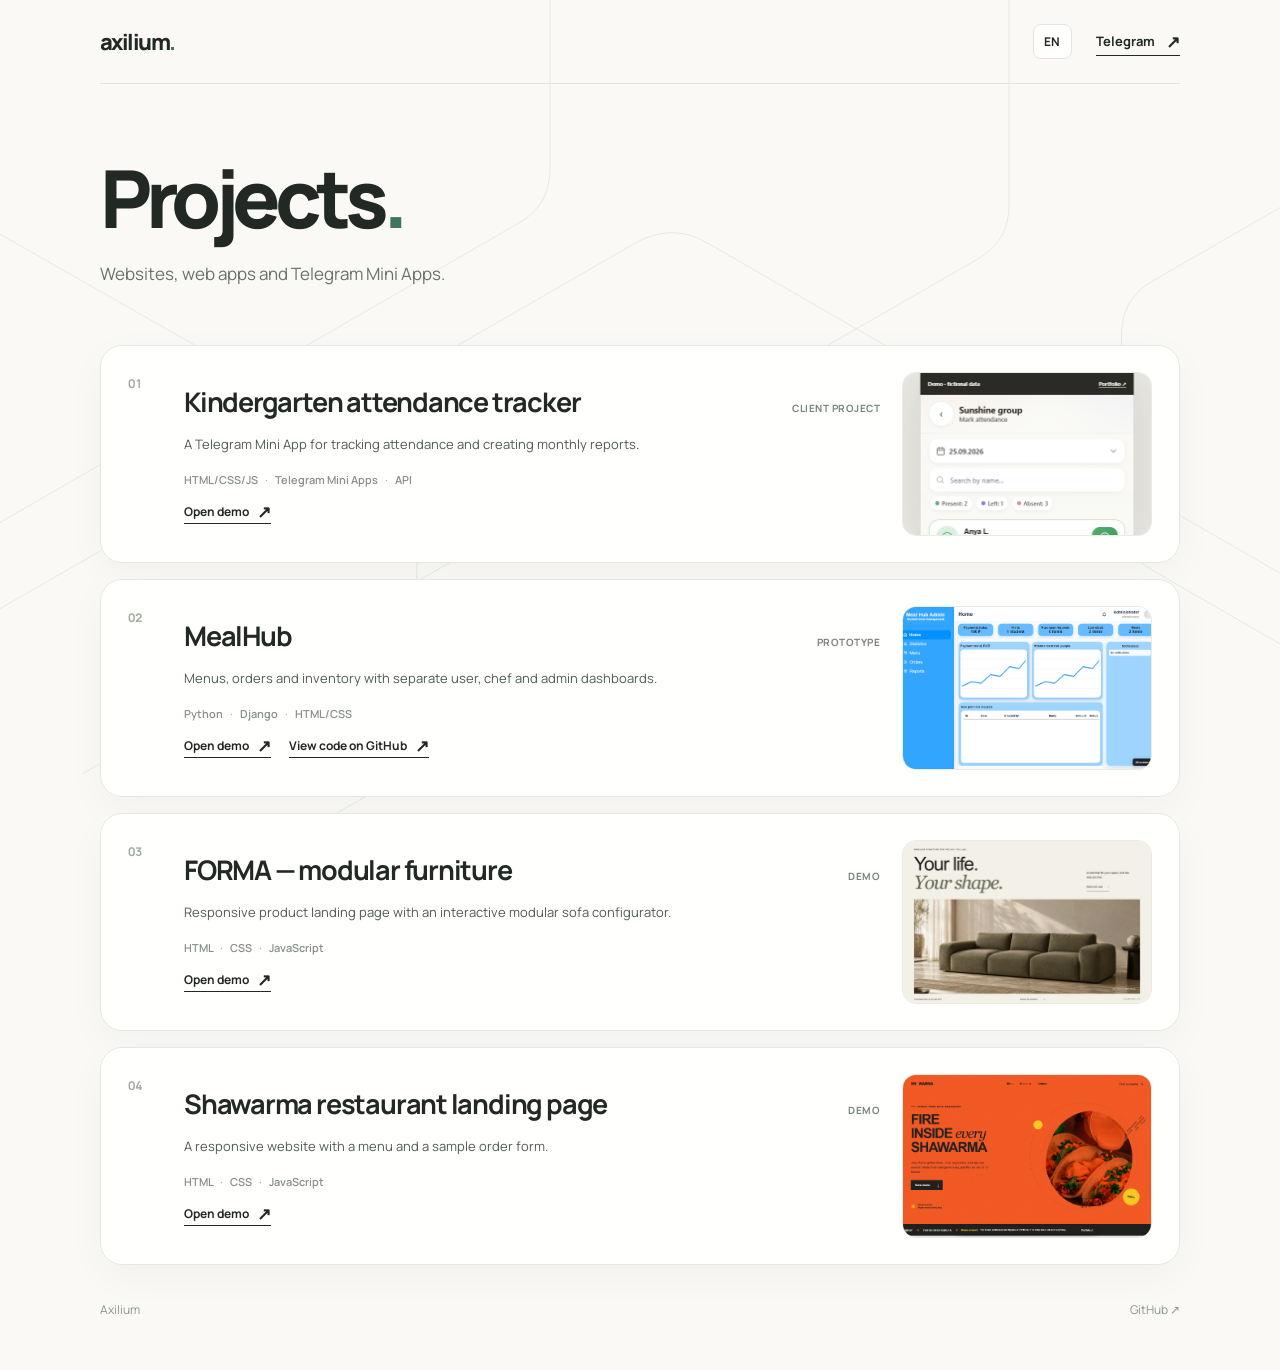
<file: index.html>
<!doctype html>
<html lang="ru">
  <head>
    <meta charset="UTF-8" />
    <meta name="viewport" content="width=device-width, initial-scale=1" />
    <meta name="theme-color" content="#f8f8f5" />
    <meta name="description" content="Axilium — проекты: Telegram Mini App, веб-система на Django и демонстрационный лендинг." />
    <title>Проекты — Axilium</title>
    <link rel="preconnect" href="https://fonts.googleapis.com" />
    <link rel="preconnect" href="https://fonts.gstatic.com" crossorigin />
    <link href="https://fonts.googleapis.com/css2?family=Manrope:wght@400;500;600;700;800&display=swap" rel="stylesheet" />
    <link rel="stylesheet" href="styles.css?v=cards-3" />
    <script src="i18n.js"></script>
  </head>
  <body>
    <div class="page">
      <header class="header">
        <a class="brand" href="/" aria-label="Axilium — главная">axilium<span>.</span></a>
        <div class="header-actions">
          <label class="language-picker" for="language-select">
            <span class="visually-hidden">Язык / Language</span>
            <select id="language-select" aria-label="Язык / Language">
              <option value="ru">RU</option>
              <option value="en">EN</option>
            </select>
          </label>
          <a class="contact-link" href="https://t.me/achomp" target="_blank" rel="noopener noreferrer">Telegram <span aria-hidden="true">↗</span></a>
        </div>
      </header>

      <main>
        <div class="intro">
          <h1>Проекты<span>.</span></h1>
          <p>Сайты, веб-приложения и Telegram Mini Apps.</p>
        </div>

        <section class="projects" aria-label="Примеры проектов">
          <article class="project">
            <span class="project-index" aria-hidden="true">01</span>
            <div class="project-body">
              <div class="project-heading">
                <h2>Учёт посещаемости для детского сада</h2>
                <span class="project-type">Клиентский проект</span>
              </div>
              <p class="description">Telegram Mini App для отметок посещаемости и формирования месячных отчётов.</p>
              <p class="stack">HTML/CSS/JS <span>·</span> Telegram Mini Apps <span>·</span> API</p>
              <a class="project-link" href="demos/attendance/" target="_blank" rel="noopener noreferrer">Открыть демо <span aria-hidden="true">↗</span></a>
            </div>
            <div class="project-media">
              <img src="assets/attendance-preview.png" data-preview-en="assets/attendance-preview-en.png" alt="Скриншот демо учёта посещаемости" loading="lazy" />
            </div>
          </article>

          <article class="project">
            <span class="project-index" aria-hidden="true">02</span>
            <div class="project-body">
              <div class="project-heading">
                <h2>MealHub</h2>
                <span class="project-type">Прототип</span>
              </div>
              <p class="description">Меню, заказы и учёт продуктов с отдельными кабинетами пользователя, повара и администратора.</p>
              <p class="stack">Python <span>·</span> Django <span>·</span> HTML/CSS</p>
              <div class="project-links">
                <a class="project-link" href="demos/mealhub/" target="_blank" rel="noopener noreferrer">Открыть демо <span aria-hidden="true">↗</span></a>
                <a class="project-link" href="https://github.com/Axilium1749/mealhub-demo" target="_blank" rel="noopener noreferrer">Код на GitHub <span aria-hidden="true">↗</span></a>
              </div>
            </div>
            <div class="project-media">
              <img src="assets/mealhub-preview.png" data-preview-en="assets/mealhub-preview-en.png" alt="Скриншот панели администратора MealHub" loading="lazy" />
            </div>
          </article>

          <article class="project">
            <span class="project-index" aria-hidden="true">03</span>
            <div class="project-body">
              <div class="project-heading">
                <h2>FORMA — модульная мебель</h2>
                <span class="project-type">Демо</span>
              </div>
              <p class="description">Адаптивный product landing с интерактивным конфигуратором модульного дивана.</p>
              <p class="stack">HTML <span>·</span> CSS <span>·</span> JavaScript</p>
              <a class="project-link" href="demos/forma/" target="_blank" rel="noopener noreferrer">Открыть демо <span aria-hidden="true">↗</span></a>
            </div>
            <div class="project-media">
              <img src="assets/forma-preview.png" data-preview-en="assets/forma-preview-en.png" alt="Скриншот лендинга модульной мебели FORMA" width="1000" height="656" loading="lazy" />
            </div>
          </article>

          <article class="project">
            <span class="project-index" aria-hidden="true">04</span>
            <div class="project-body">
              <div class="project-heading">
                <h2>Лендинг шаурмичной</h2>
                <span class="project-type">Демо</span>
              </div>
              <p class="description">Адаптивный сайт с меню и демонстрационной формой заказа.</p>
              <p class="stack">HTML <span>·</span> CSS <span>·</span> JavaScript</p>
              <a class="project-link" href="demos/shawarma/" target="_blank" rel="noopener noreferrer">Открыть демо <span aria-hidden="true">↗</span></a>
            </div>
            <div class="project-media">
              <img src="assets/shawarma-preview.png" data-preview-en="assets/shawarma-preview-en.png" alt="Скриншот лендинга шаурмичной" loading="lazy" />
            </div>
          </article>
        </section>
      </main>

      <footer class="footer">
        <span>Axilium</span>
        <a href="https://github.com/Axilium1749" target="_blank" rel="noopener noreferrer">GitHub ↗</a>
      </footer>
    </div>
  </body>
</html>
</file>
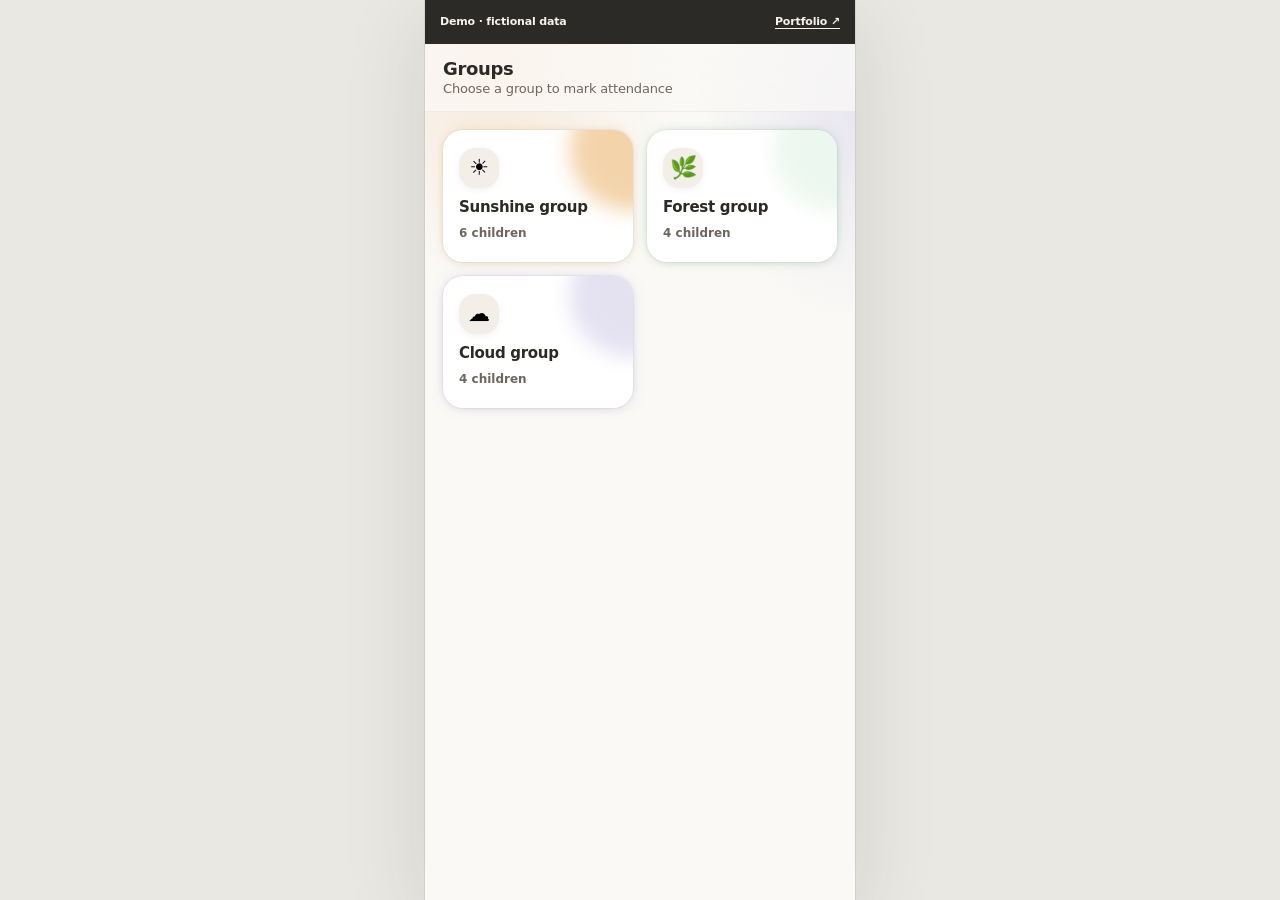
<file: demos/attendance/index.html>
<!doctype html>
<html lang="ru">
  <head>
    <meta charset="utf-8" />
    <meta name="viewport" content="width=device-width, initial-scale=1, viewport-fit=cover" />
    <meta name="theme-color" content="#FAF9F6" />
    <meta name="description" content="Демонстрация мобильного интерфейса учёта посещаемости на вымышленных данных." />
    <title>Посещаемость — демо Axilium</title>
    <link rel="stylesheet" href="styles.css" />
    <link rel="stylesheet" href="demo.css" />
    <script src="../../i18n.js"></script>
    <script src="script.js" defer></script>
  </head>
  <body>
    <div class="demo-shell">
      <div class="demo-bar">
        <span>Демо · вымышленные данные</span>
        <a href="../../">Портфолио ↗</a>
      </div>

      <div id="app">
        <section id="group-screen" class="screen is-active" aria-label="Выбор группы">
          <header class="header">
            <div class="header__greeting">
              <span class="header__title">Группы</span>
              <span class="header__sub">Выберите группу для отметки</span>
            </div>
          </header>
          <div class="scroll"><div class="group-grid"></div></div>
        </section>

        <section id="attendance-screen" class="screen" aria-label="Посещаемость">
          <header class="header">
            <button class="header__back" id="back-to-groups" type="button" aria-label="Назад к группам">‹</button>
            <div class="header__greeting">
              <span class="header__title" id="group-title">Группа</span>
              <span class="header__sub">Отметьте посещаемость</span>
            </div>
          </header>

          <div class="scroll">
            <div class="att-controls">
              <div class="att-controls__row">
                <div class="date-field">
                  <button class="date-pill" type="button" id="att-date-trigger" aria-haspopup="dialog" aria-label="Выбрать дату">
                    <span class="date-pill__icon" aria-hidden="true"><svg xmlns="http://www.w3.org/2000/svg" viewBox="0 0 24 24" fill="none" stroke="currentColor" stroke-width="2" stroke-linecap="round" stroke-linejoin="round"><rect x="3" y="4" width="18" height="18" rx="2"/><path d="M16 2v4M8 2v4M3 10h18"/></svg></span>
                    <span class="date-pill__value" id="att-date-label">—</span>
                    <span class="date-pill__chevron" aria-hidden="true"><svg xmlns="http://www.w3.org/2000/svg" viewBox="0 0 24 24" fill="none" stroke="currentColor" stroke-width="2.4" stroke-linecap="round" stroke-linejoin="round"><path d="M6 9l6 6 6-6"/></svg></span>
                  </button>
                </div>
              </div>
              <div class="att-controls__row">
                <div class="search">
                  <span class="search__icon" aria-hidden="true"><svg xmlns="http://www.w3.org/2000/svg" viewBox="0 0 24 24" fill="none" stroke="currentColor" stroke-width="2" stroke-linecap="round" stroke-linejoin="round"><circle cx="11" cy="11" r="8"/><path d="m21 21-4.3-4.3"/></svg></span>
                  <input class="search__input" id="child-search" type="search" placeholder="Поиск по имени…" aria-label="Поиск ребёнка" />
                </div>
              </div>
              <div class="att-summary" aria-live="polite"></div>
            </div>
            <div class="children"></div>
          </div>
        </section>

        <div class="overlay" id="child-overlay" aria-hidden="true">
          <div class="overlay__backdrop" data-child-close></div>
          <div class="overlay__card" role="dialog" aria-modal="true" aria-labelledby="overlay-name">
            <button class="overlay__close" type="button" data-child-close aria-label="Закрыть">✕</button>
            <h2 class="overlay__name" id="overlay-name">—</h2>
            <dl class="overlay__list">
              <div class="overlay__row"><dt>Дата рождения</dt><dd id="overlay-dob">—</dd></div>
              <div class="overlay__row"><dt>Контакты</dt><dd>Тестовые данные не показаны</dd></div>
            </dl>
            <button class="btn btn--danger btn--block" id="overlay-cancel" type="button">Отменить пометку</button>
          </div>
        </div>

        <div class="overlay" id="time-overlay" aria-hidden="true">
          <div class="overlay__backdrop" data-time-close></div>
          <div class="overlay__card" role="dialog" aria-modal="true" aria-labelledby="time-title">
            <button class="overlay__close" type="button" data-time-close aria-label="Закрыть">✕</button>
            <h2 class="overlay__title" id="time-title">Время ухода</h2>
            <p class="overlay__sub">Во сколько ребёнок ушёл домой</p>
            <div class="time-editor">
              <input class="time-editor__field" id="time-hh" type="text" inputmode="numeric" maxlength="2" placeholder="ЧЧ" aria-label="Часы" autocomplete="off" />
              <span class="time-editor__sep">:</span>
              <input class="time-editor__field" id="time-mm" type="text" inputmode="numeric" maxlength="2" placeholder="ММ" aria-label="Минуты" autocomplete="off" />
            </div>
            <p class="time-editor__error" id="time-error" role="alert">Введите корректное время</p>
            <button class="btn btn--primary btn--block" id="time-done" type="button">Готово</button>
          </div>
        </div>

        <div class="cal-backdrop" id="cal-backdrop" aria-hidden="true"></div>
        <div class="cal-dropdown" id="cal-dropdown" role="dialog" aria-modal="false" aria-hidden="true" aria-label="Выбор даты">
          <div class="cal__head">
            <button class="cal__nav" type="button" id="cal-prev" aria-label="Предыдущий месяц"><svg xmlns="http://www.w3.org/2000/svg" viewBox="0 0 24 24" fill="none" stroke="currentColor" stroke-width="2.4" stroke-linecap="round" stroke-linejoin="round"><path d="M15 18l-6-6 6-6"/></svg></button>
            <span class="cal__month" id="cal-month">—</span>
            <button class="cal__nav" type="button" id="cal-next" aria-label="Следующий месяц"><svg xmlns="http://www.w3.org/2000/svg" viewBox="0 0 24 24" fill="none" stroke="currentColor" stroke-width="2.4" stroke-linecap="round" stroke-linejoin="round"><path d="M9 18l6-6-6-6"/></svg></button>
          </div>
          <div class="cal__weekdays" aria-hidden="true"><span>Пн</span><span>Вт</span><span>Ср</span><span>Чт</span><span>Пт</span><span>Сб</span><span>Вс</span></div>
          <div class="cal__grid" id="cal-grid"></div>
        </div>
      </div>
    </div>
  </body>
</html>
</file>
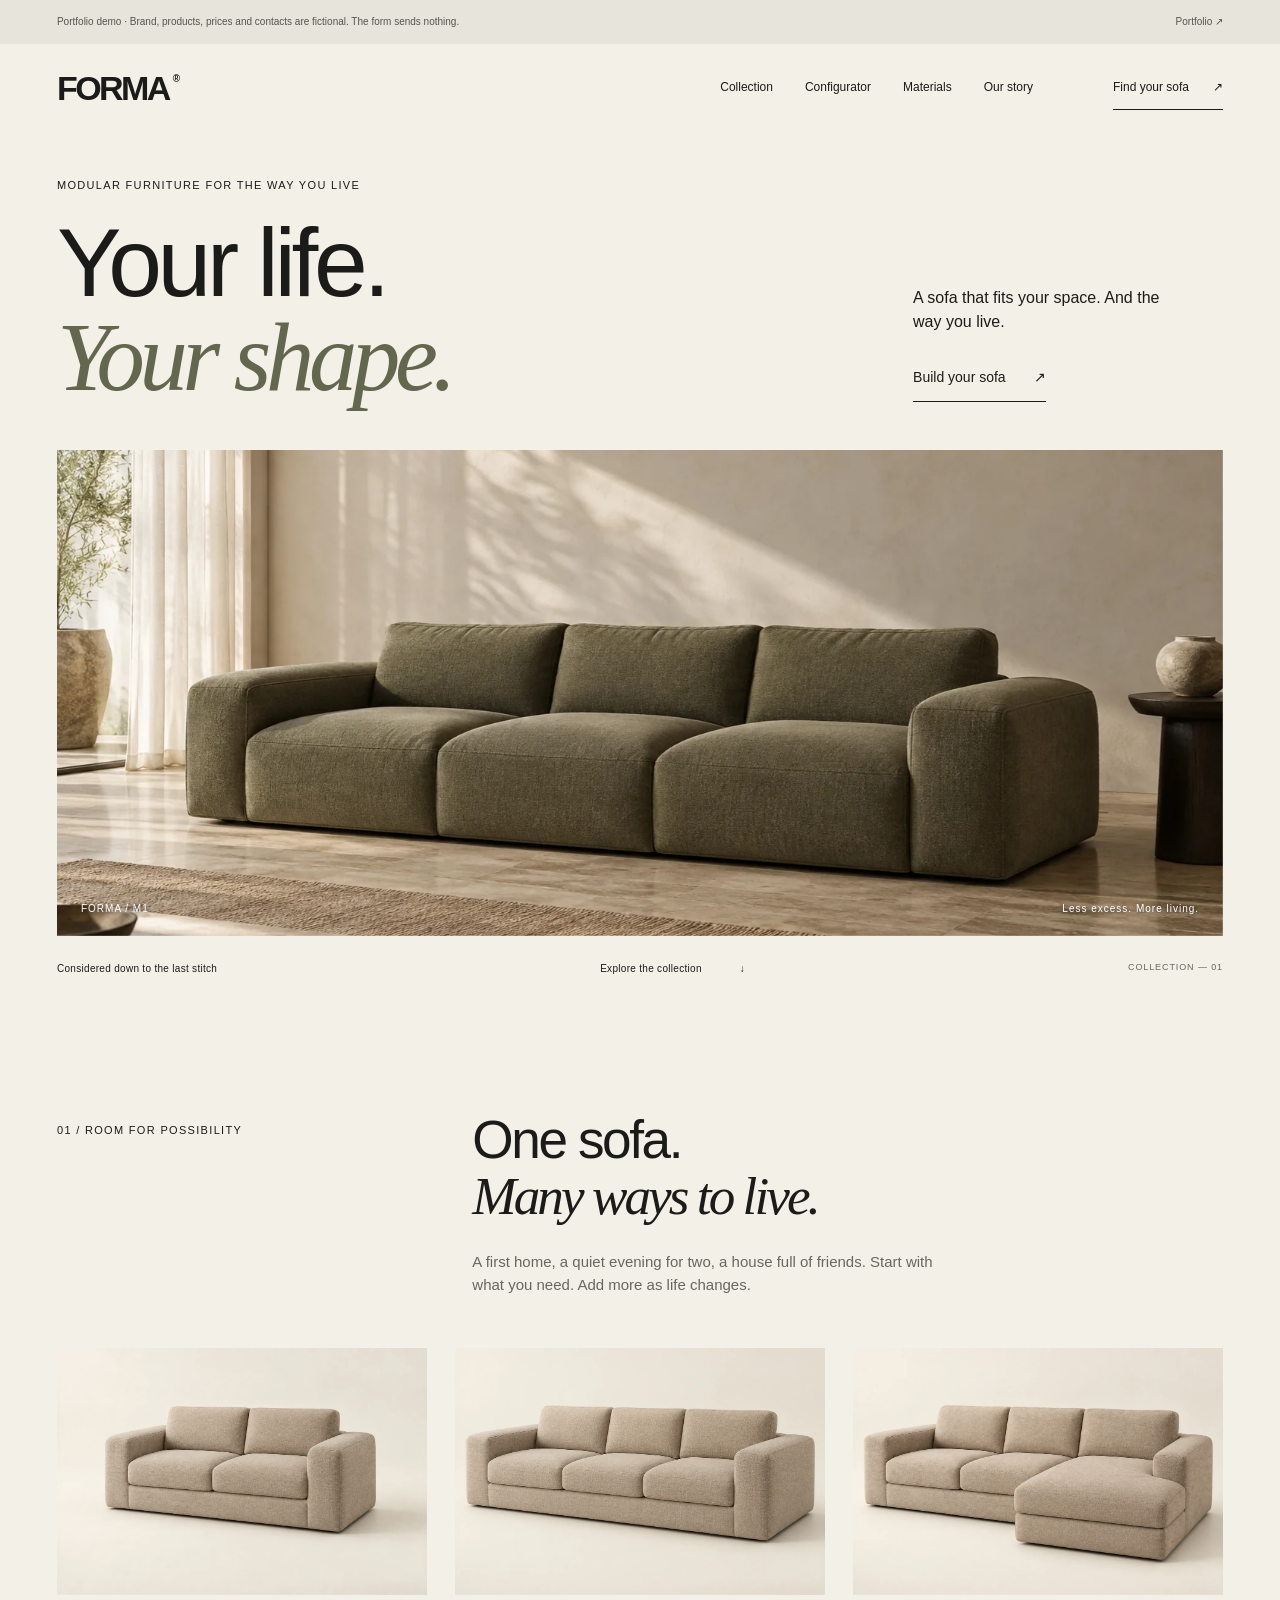
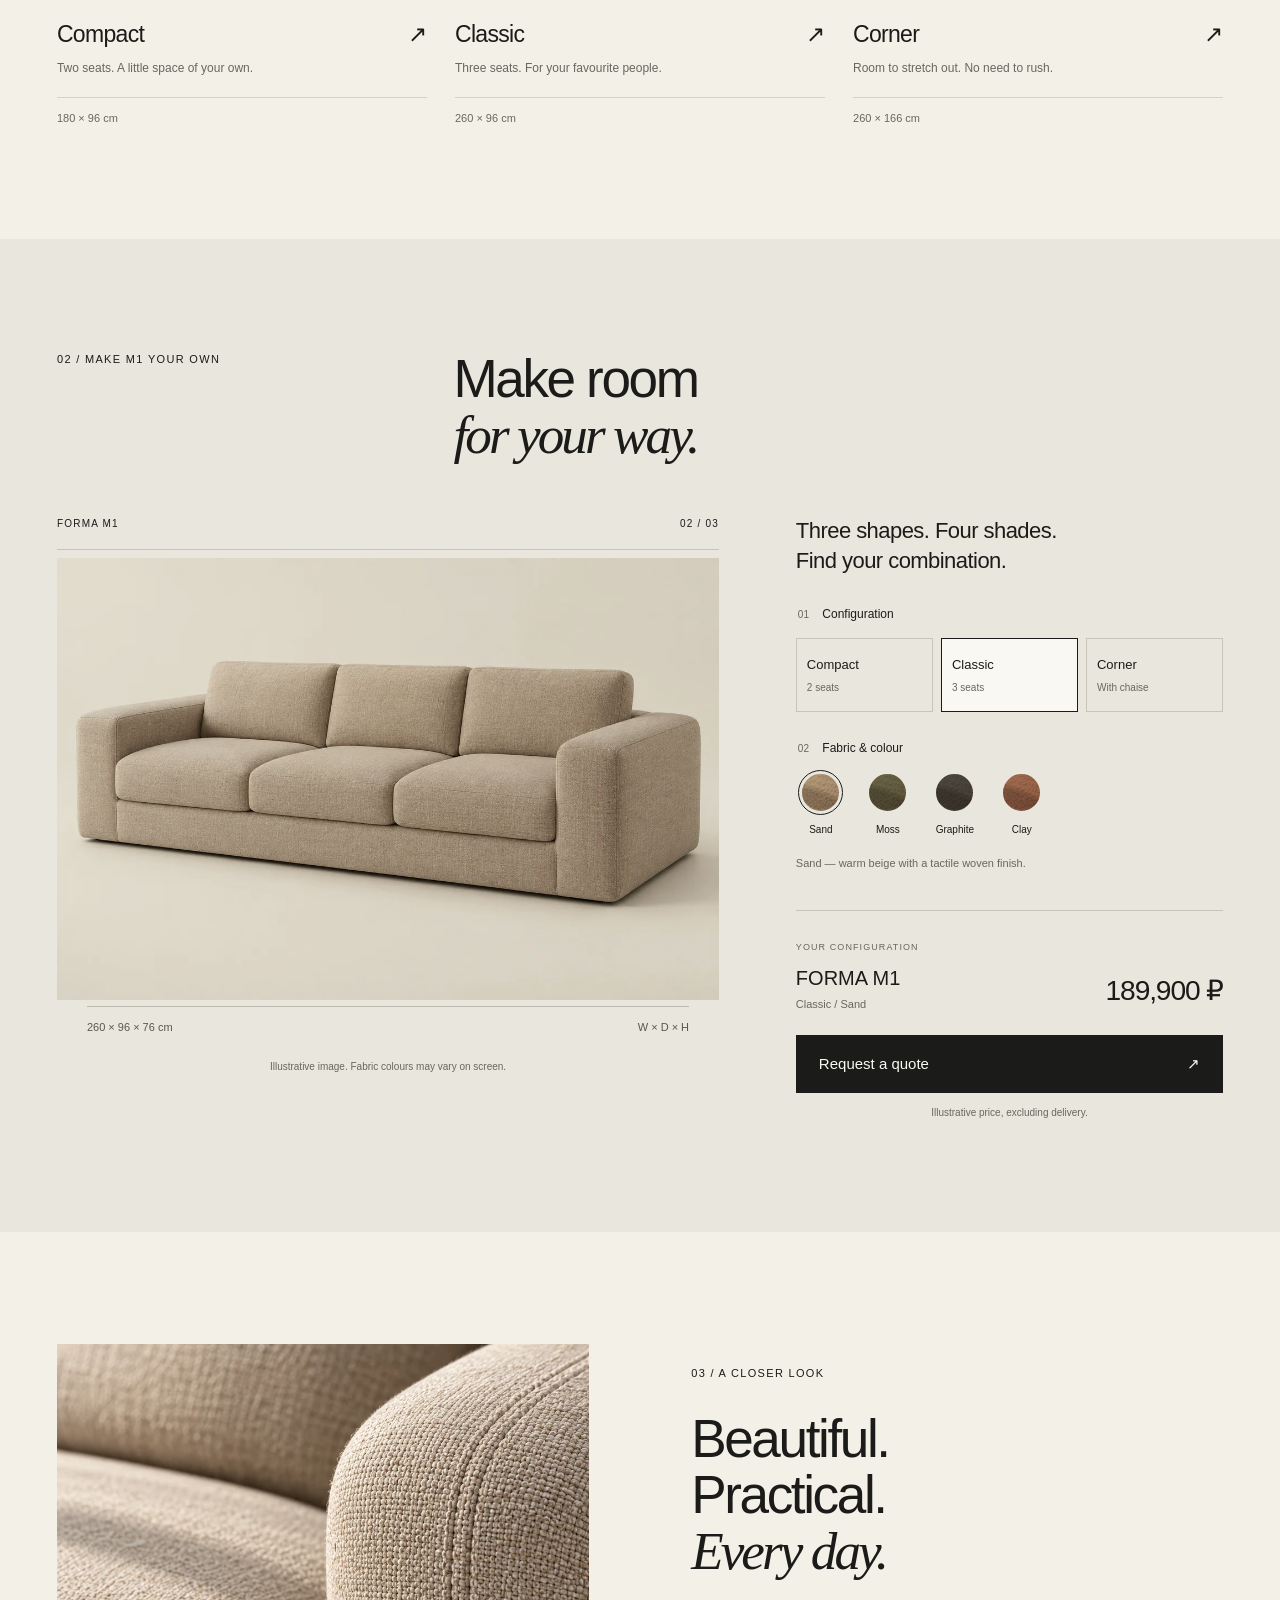
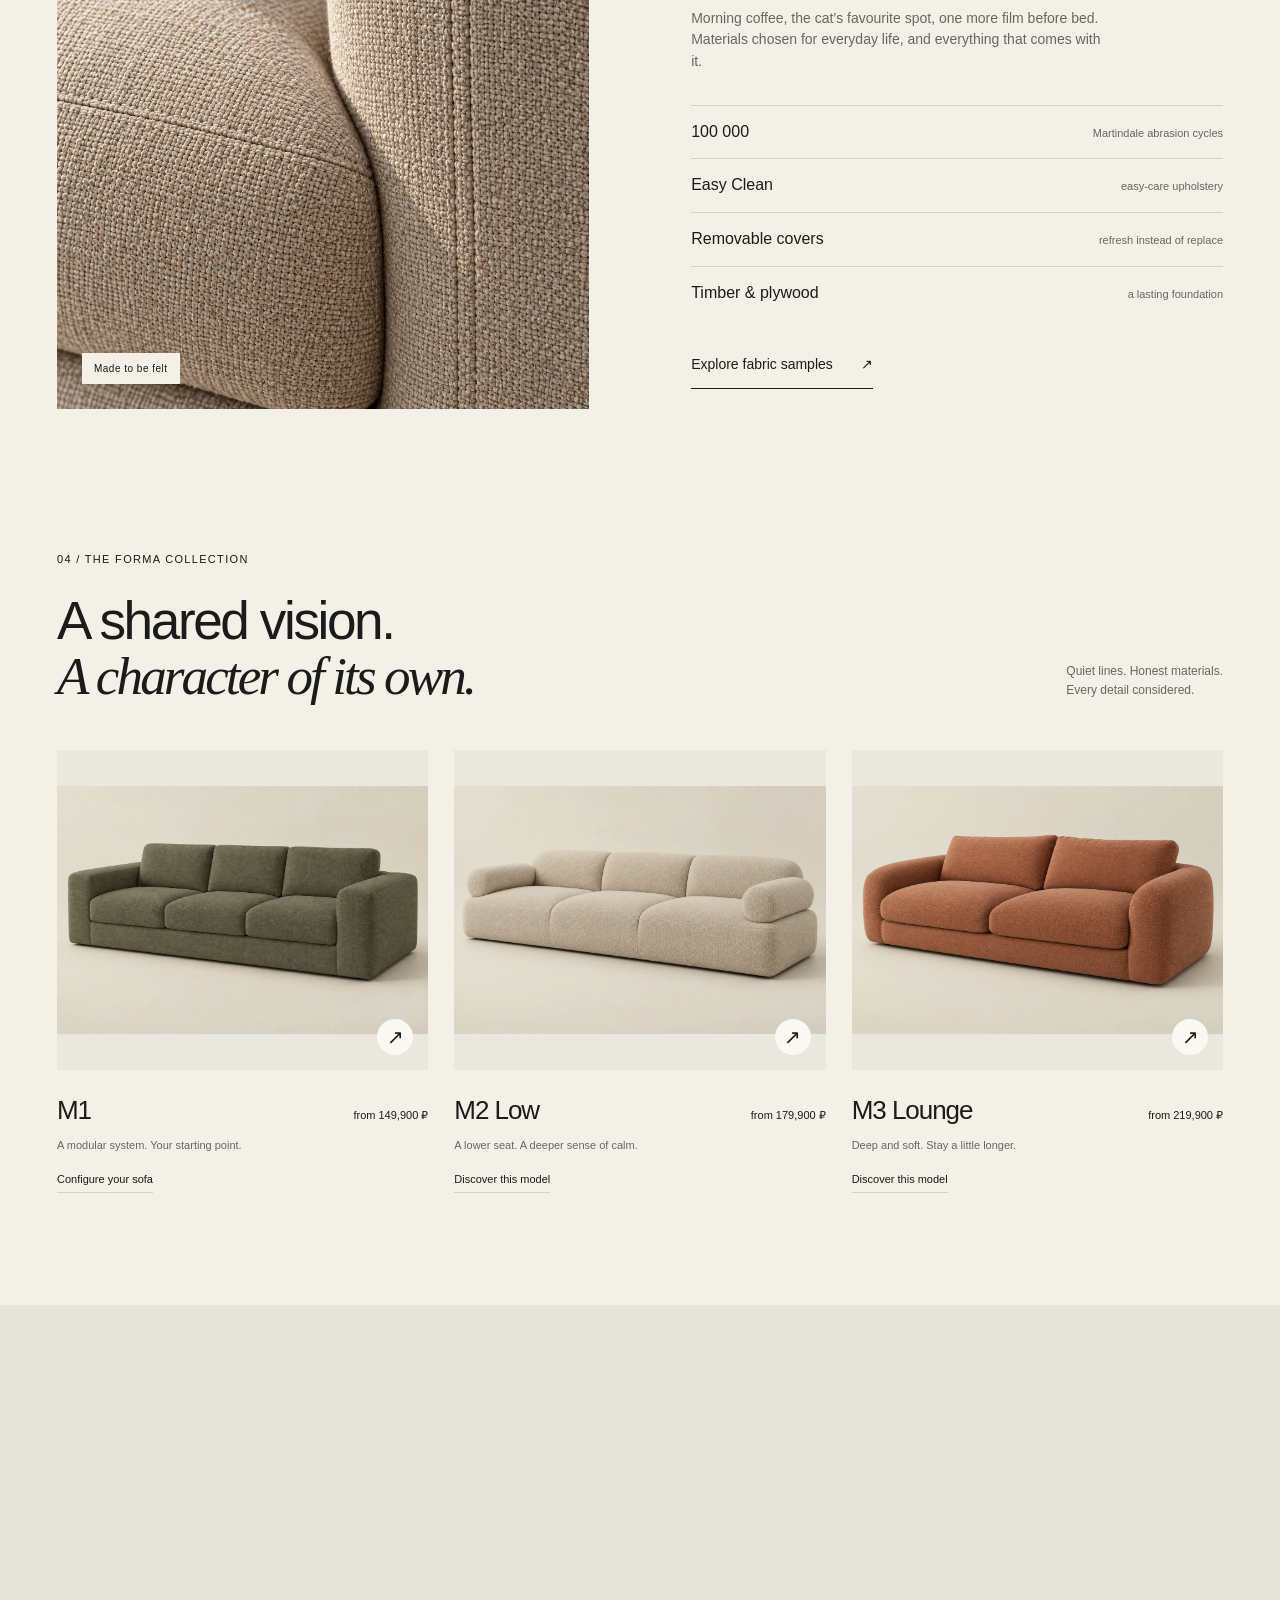
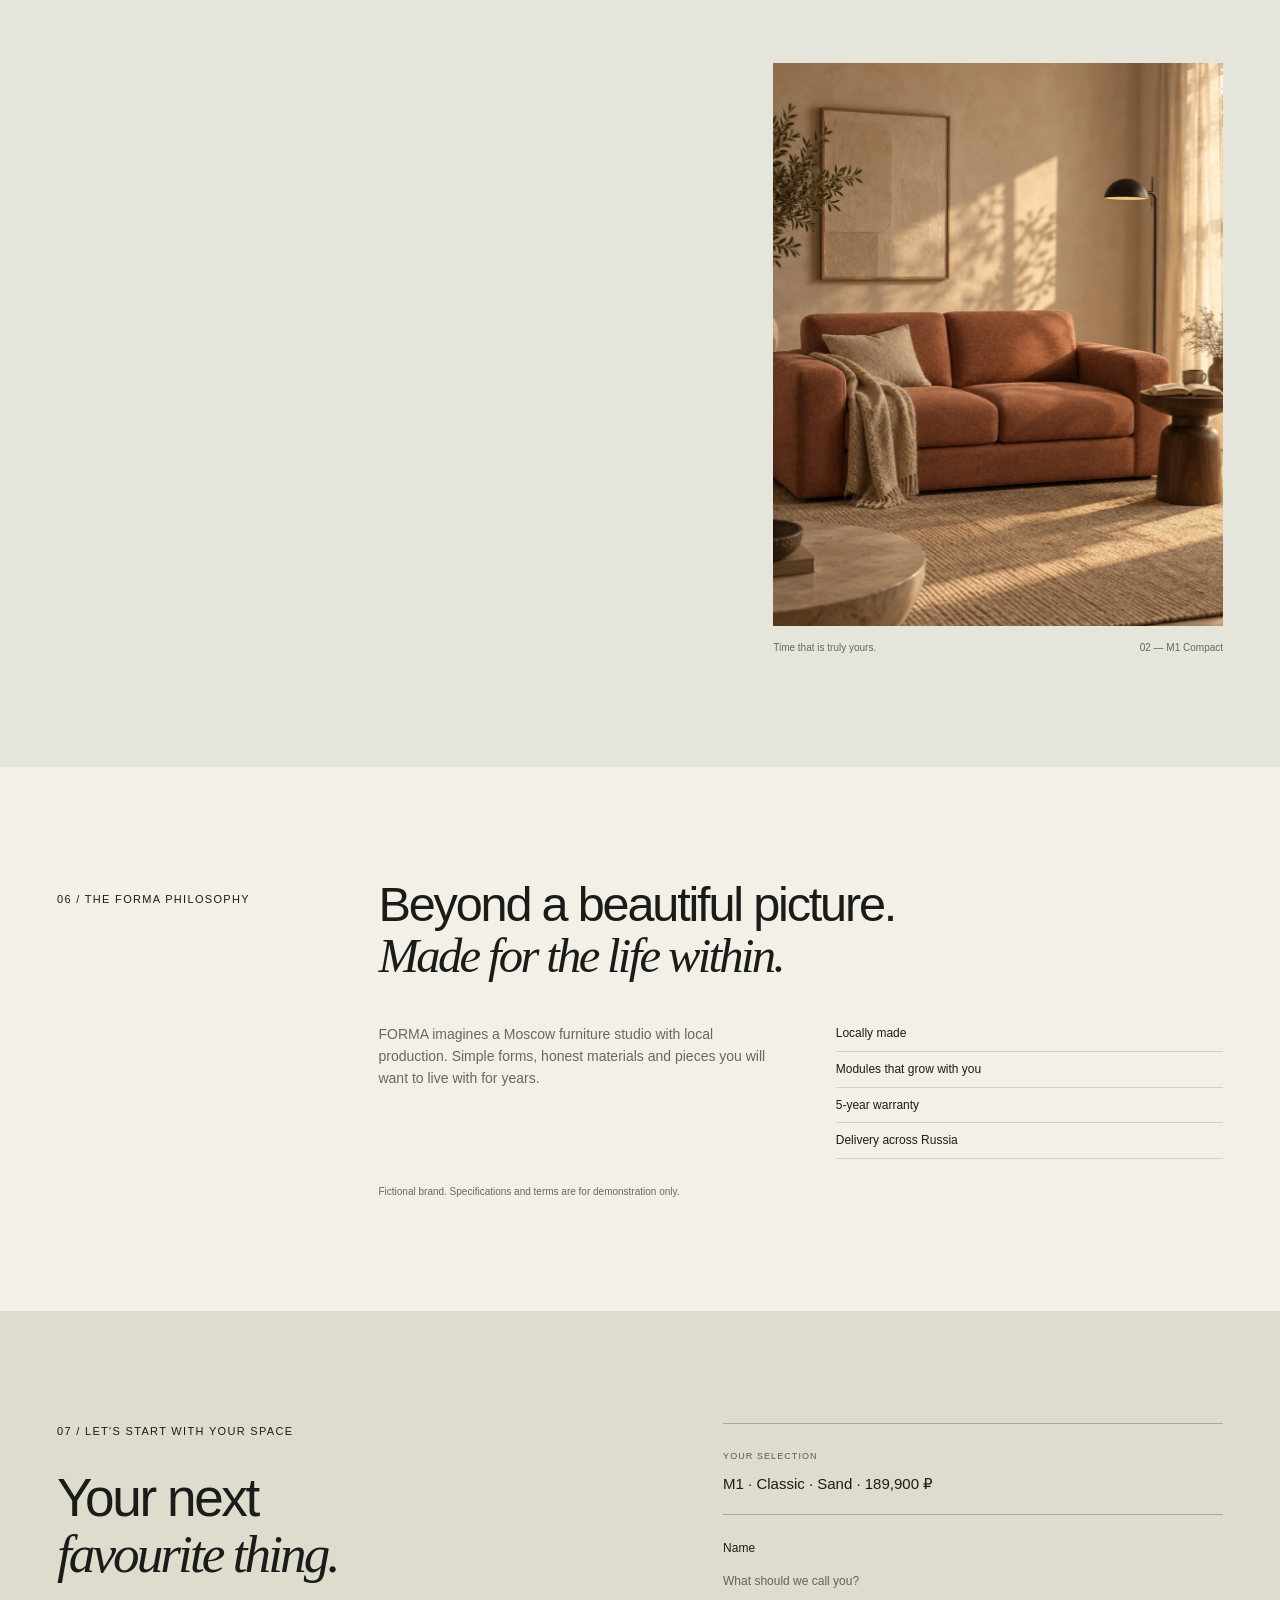
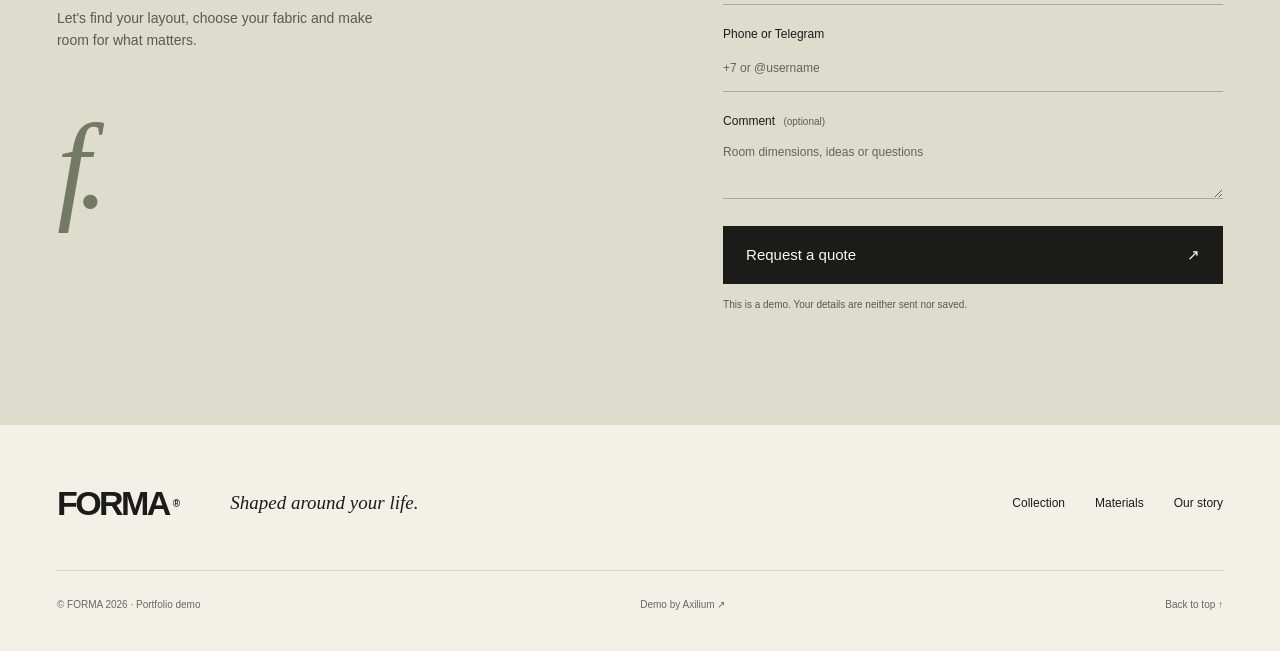
<file: demos/forma/index.html>
<!doctype html>
<html lang="ru">
<head>
  <meta charset="UTF-8" />
  <meta name="viewport" content="width=device-width, initial-scale=1" />
  <meta name="theme-color" content="#f3f0e8" />
  <meta name="description" content="FORMA — демонстрационный лендинг модульной мебели. Соберите диван под своё пространство." />
  <title>FORMA — форма вашей жизни</title>
  <link rel="icon" href="assets/favicon.svg" type="image/svg+xml" />
  <link rel="preload" as="image" href="assets/hero.webp" imagesrcset="assets/hero-small.webp 800w, assets/hero.webp 1536w" imagesizes="100vw" />
  <link rel="stylesheet" href="styles.css" />
  <script src="../../i18n.js"></script>
  <script src="script.js" defer></script>
</head>
<body>
  <a class="skip-link" href="#main">Перейти к содержимому</a>
  <div class="demo-notice"><p>Демо-проект · Бренд, товары, цены и контакты вымышлены. Форма ничего не отправляет.</p><a href="../../">Портфолио ↗</a></div>
  <header class="header" id="top">
    <a class="wordmark" href="#main" aria-label="FORMA — в начало">FORMA<span class="brand-dot" aria-hidden="true">®</span></a>
    <button class="menu-toggle" type="button" aria-expanded="false" aria-controls="navigation"><span>Меню</span><span class="menu-lines" aria-hidden="true"></span></button>
    <nav class="navigation" id="navigation" aria-label="Основная навигация">
      <a href="#collection">Коллекция</a><a href="#configurator">Конфигуратор</a><a href="#materials">Материалы</a><a href="#about">О бренде</a>
      <a class="nav-cta" href="#configurator">Подобрать диван <span aria-hidden="true">↗</span></a>
    </nav>
  </header>
  <main id="main">
    <section class="hero" aria-labelledby="hero-title">
      <div class="hero-copy wrap">
        <p class="eyebrow hero-intro">Модульная система для живого пространства</p>
        <h1 id="hero-title">Ваша жизнь.<br /><em>Ваша форма.</em></h1>
        <div class="hero-side"><p>Диван, который подстраивается под пространство. И под вас.</p><a class="text-link" href="#configurator">Собрать свой диван <span aria-hidden="true">↗</span></a></div>
      </div>
      <div class="hero-photo"><img src="assets/hero.webp" srcset="assets/hero-small.webp 800w, assets/hero.webp 1536w" sizes="100vw" alt="Модульный диван FORMA в оливковой ткани в светлой гостиной" width="1536" height="1024" fetchpriority="high" /><div class="photo-note"><span>FORMA / M1</span><span>Меньше лишнего. Больше жизни.</span></div></div>
      <div class="hero-bottom wrap"><span>Продуман до последнего шва</span><a href="#collection">Смотреть коллекцию <span aria-hidden="true">↓</span></a><span class="hero-edition">COLLECTION — 01</span></div>
    </section>

    <section class="modular section wrap" aria-labelledby="modular-title">
      <div class="section-heading reveal"><p class="eyebrow">01 / Пространство возможностей</p><div><h2 id="modular-title">Один диван.<br /><em>Разные сценарии.</em></h2><p class="section-lead">Для первого дома, вечеров вдвоём и большой компании. Начните с нужного — добавьте остальное, когда жизнь изменится.</p></div></div>
      <div class="layouts">
        <a class="layout reveal" href="#configurator" data-choose="compact"><div class="layout-image"><img src="assets/compact-sand.webp" alt="M1 Compact — двухместный диван в ткани Sand" width="1200" height="800" loading="lazy" /></div><div class="layout-title"><h3>Compact</h3><span aria-hidden="true">↗</span></div><p>Два места. Свой уютный угол.</p><span class="dimensions">180 × 96 <span>см</span></span></a>
        <a class="layout reveal" href="#configurator" data-choose="classic"><div class="layout-image"><img src="assets/classic-sand.webp" alt="M1 Classic — трёхместный диван в ткани Sand" width="1200" height="800" loading="lazy" /></div><div class="layout-title"><h3>Classic</h3><span aria-hidden="true">↗</span></div><p>Три места. Для тех, кто рядом.</p><span class="dimensions">260 × 96 <span>см</span></span></a>
        <a class="layout reveal" href="#configurator" data-choose="corner"><div class="layout-image"><img src="assets/corner-sand.webp" alt="M1 Corner — угловой диван в ткани Sand" width="1200" height="800" loading="lazy" /></div><div class="layout-title"><h3>Corner</h3><span aria-hidden="true">↗</span></div><p>Больше места. Можно никуда не спешить.</p><span class="dimensions">260 × 166 <span>см</span></span></a>
      </div>
    </section>

    <section class="configurator section" id="configurator" aria-labelledby="config-title">
      <div class="wrap"><div class="config-heading reveal"><p class="eyebrow">02 / Соберите свой M1</p><h2 id="config-title">Хорошо, когда<br /><em>всё по-вашему.</em></h2></div>
        <div class="config-grid">
          <div class="product-panel"><div class="product-topline"><span>FORMA M1</span><span id="product-index">02 / 03</span></div><div class="product-stage" id="product-stage" aria-busy="false"><img class="product-layer is-current" src="assets/classic-sand.webp" alt="Модульный диван FORMA M1 · Classic · Sand" width="1200" height="800" decoding="async" loading="lazy" /></div><div class="product-dimensions"><span id="dimension">260 × 96 × 76 <span>см</span></span><span>Ш × Г × В</span></div><p class="image-disclaimer">Визуализация. Оттенок ткани на экране может отличаться.</p></div>
          <div class="config-controls">
            <p class="config-intro">Три формы. Четыре оттенка.<br />Найдите своё сочетание.</p>
            <fieldset class="configuration"><legend><span class="step">01</span> Конфигурация</legend><div class="config-options">
              <label><input type="radio" name="configuration" value="compact" /><span><strong>Compact</strong><small>2 места</small></span></label>
              <label><input type="radio" name="configuration" value="classic" checked /><span><strong>Classic</strong><small>3 места</small></span></label>
              <label><input type="radio" name="configuration" value="corner" /><span><strong>Corner</strong><small>Угловой</small></span></label>
            </div></fieldset>
            <fieldset class="upholstery"><legend><span class="step">02</span> Ткань и цвет</legend><div class="swatches">
              <label><input type="radio" name="fabric" value="sand" checked /><span class="swatch sand"></span><span>Sand</span></label>
              <label><input type="radio" name="fabric" value="moss" /><span class="swatch moss"></span><span>Moss</span></label>
              <label><input type="radio" name="fabric" value="graphite" /><span class="swatch graphite"></span><span>Graphite</span></label>
              <label><input type="radio" name="fabric" value="clay" /><span class="swatch clay"></span><span>Clay</span></label>
            </div><p class="fabric-description" id="fabric-description">Sand — тёплый песочный, фактурное плетение.</p></fieldset>
            <div class="config-summary"><div><span class="eyebrow">Ваша конфигурация</span><h3>FORMA M1</h3><p id="selection">Classic / Sand</p></div><p class="price" id="price">189 900 ₽</p></div>
            <a class="button button-dark" href="#contact"><span>Получить расчёт</span><span aria-hidden="true">↗</span></a>
            <p class="config-footnote">Демонстрационная цена, без учёта доставки.</p><p id="config-status" class="sr-only" role="status" aria-live="polite" aria-atomic="true"></p>
          </div>
        </div>
      </div>
    </section>

    <section class="materials section wrap" id="materials" aria-labelledby="materials-title">
      <div class="material-photo reveal"><img src="assets/fabric.webp" alt="Крупный план фактурной ткани и аккуратного шва обивки FORMA" width="1024" height="1280" loading="lazy" /><span>Тактильность имеет значение</span></div>
      <div class="material-copy reveal"><p class="eyebrow">03 / Ближе к материалу</p><h2 id="materials-title">Красиво.<br />Практично.<br /><em>Каждый день.</em></h2><p>Кофе по утрам, любимое место кота, кино до поздней ночи. Мы выбираем материалы для обычной жизни — со всем, что в ней случается.</p><dl class="specifications"><div><dt>100 000</dt><dd>циклов по тесту Мартиндейла</dd></div><div><dt>Easy Clean</dt><dd>лёгкий уход за обивкой</dd></div><div><dt>Съёмные чехлы</dt><dd>чтобы освежить, а не заменить</dd></div><div><dt>Массив и фанера</dt><dd>надёжная основа на годы</dd></div></dl><a class="text-link" href="#contact" data-samples>Подобрать образцы тканей <span aria-hidden="true">↗</span></a></div>
    </section>

    <section class="collection section wrap" id="collection" aria-labelledby="collection-title">
      <div class="collection-heading reveal"><div><p class="eyebrow">04 / Коллекция FORMA</p><h2 id="collection-title">Общее настроение.<br /><em>Свой характер.</em></h2></div><p>Спокойные линии. Честные материалы.<br />Ничего случайного.</p></div>
      <div class="collection-grid">
        <article class="collection-card reveal"><a href="#configurator"><div class="collection-image"><img src="assets/classic-moss.webp" alt="Диван M1 в оливковой обивке" width="1200" height="800" loading="lazy" /><span class="image-cta" aria-hidden="true">↗</span></div><div class="collection-name"><h3>M1</h3><span>от 149 900 ₽</span></div><p>Модульная система. Ваша точка отсчёта.</p><span class="collection-action">Собрать конфигурацию</span></a></article>
        <article class="collection-card reveal"><a href="#contact" data-model="M2 Low"><div class="collection-image"><img src="assets/m2-low.webp" alt="Низкий диван M2 Low в светлой обивке" width="1200" height="800" loading="lazy" /><span class="image-cta" aria-hidden="true">↗</span></div><div class="collection-name"><h3>M2 Low</h3><span>от 179 900 ₽</span></div><p>Низкая посадка. Новый уровень покоя.</p><span class="collection-action">Узнать о модели</span></a></article>
        <article class="collection-card reveal"><a href="#contact" data-model="M3 Lounge"><div class="collection-image"><img src="assets/m3-lounge.webp" alt="Глубокий диван M3 Lounge в терракотовой обивке" width="1200" height="800" loading="lazy" /><span class="image-cta" aria-hidden="true">↗</span></div><div class="collection-name"><h3>M3 Lounge</h3><span>от 219 900 ₽</span></div><p>Глубже, мягче. Останьтесь ещё немного.</p><span class="collection-action">Узнать о модели</span></a></article>
      </div>
    </section>

    <section class="interiors section" aria-labelledby="interiors-title"><div class="wrap"><div class="interiors-heading reveal"><p class="eyebrow">05 / Дома с FORMA</p><h2 id="interiors-title">Место быть <em>собой.</em></h2></div><div class="interior-grid"><figure class="interior-large reveal"><div class="interior-frame"><img class="parallax-image" src="assets/interior.webp" alt="Угловой диван в светлом интерьере с деревянными деталями" width="1536" height="1024" loading="lazy" /></div><figcaption><span>Свет, воздух и любимые вещи.</span><span>01 — M1 Corner</span></figcaption></figure><figure class="interior-small reveal"><div class="interior-frame"><img class="parallax-image" src="assets/quiet-corner.webp" alt="Уютное место для чтения с диваном и деревянным столиком" width="1024" height="1280" loading="lazy" /></div><figcaption><span>Время, которое принадлежит вам.</span><span>02 — M1 Compact</span></figcaption></figure></div></div></section>

    <section class="about section wrap reveal" id="about" aria-labelledby="about-title"><p class="eyebrow">06 / Философия FORMA</p><div><h2 id="about-title">Мебель не для фотографии.<br /><em>Для жизни между ними.</em></h2><div class="about-bottom"><p>FORMA — концепция московской мебельной студии с локальным производством. Мы верим в простые формы, понятные материалы и вещи, с которыми хочется жить долго.</p><ul><li>Локальное производство</li><li>Модули, которые можно дополнить</li><li>5 лет гарантии</li><li>Доставка по России</li></ul></div><p class="brand-disclaimer">Вымышленный бренд. Характеристики и условия приведены для демонстрации.</p></div></section>

    <section class="contact section" id="contact" aria-labelledby="contact-title"><div class="wrap contact-grid"><div class="contact-copy reveal"><p class="eyebrow">07 / Начнём с вашего пространства</p><h2 id="contact-title">Ваша следующая<br /><em>любимая вещь.</em></h2><p>Поможем собрать вашу конфигурацию, выбрать ткань и найти место для всего важного.</p><span class="contact-mark" aria-hidden="true">f.</span></div><form class="order-form" id="order-form"><div class="order-selection"><span class="eyebrow">Вы выбрали</span><p id="order-summary">M1 · Classic · Sand · 189 900 ₽</p></div><label for="name">Имя</label><input id="name" name="name" autocomplete="given-name" placeholder="Как к вам обращаться" required maxlength="80" /><label for="contact-detail">Телефон или Telegram</label><input id="contact-detail" name="contact" autocomplete="tel" placeholder="+7 или @username" required minlength="3" maxlength="100" /><label for="comment">Комментарий <span class="optional">(необязательно)</span></label><textarea id="comment" name="comment" rows="2" maxlength="1000" placeholder="Размеры комнаты, пожелания, вопросы"></textarea><button class="button button-dark" type="submit"><span>Получить расчёт</span><span aria-hidden="true">↗</span></button><p class="form-note">Это демо. Данные никуда не отправляются и не сохраняются.</p><div class="form-status" id="form-status" role="status" aria-live="polite" aria-atomic="true"></div></form></div></section>
  </main>
  <footer class="footer wrap"><div class="footer-top"><a class="wordmark" href="#main">FORMA<span class="brand-dot" aria-hidden="true">®</span></a><p>Форма вашей жизни.</p><nav aria-label="Навигация в подвале"><a href="#collection">Коллекция</a><a href="#materials">Материалы</a><a href="#about">О бренде</a></nav></div><div class="footer-bottom"><span>© FORMA 2026 · Демо-проект</span><a href="../../">Demo by Axilium ↗</a><a href="#main">Наверх ↑</a></div></footer>
</body>
</html>
</file>
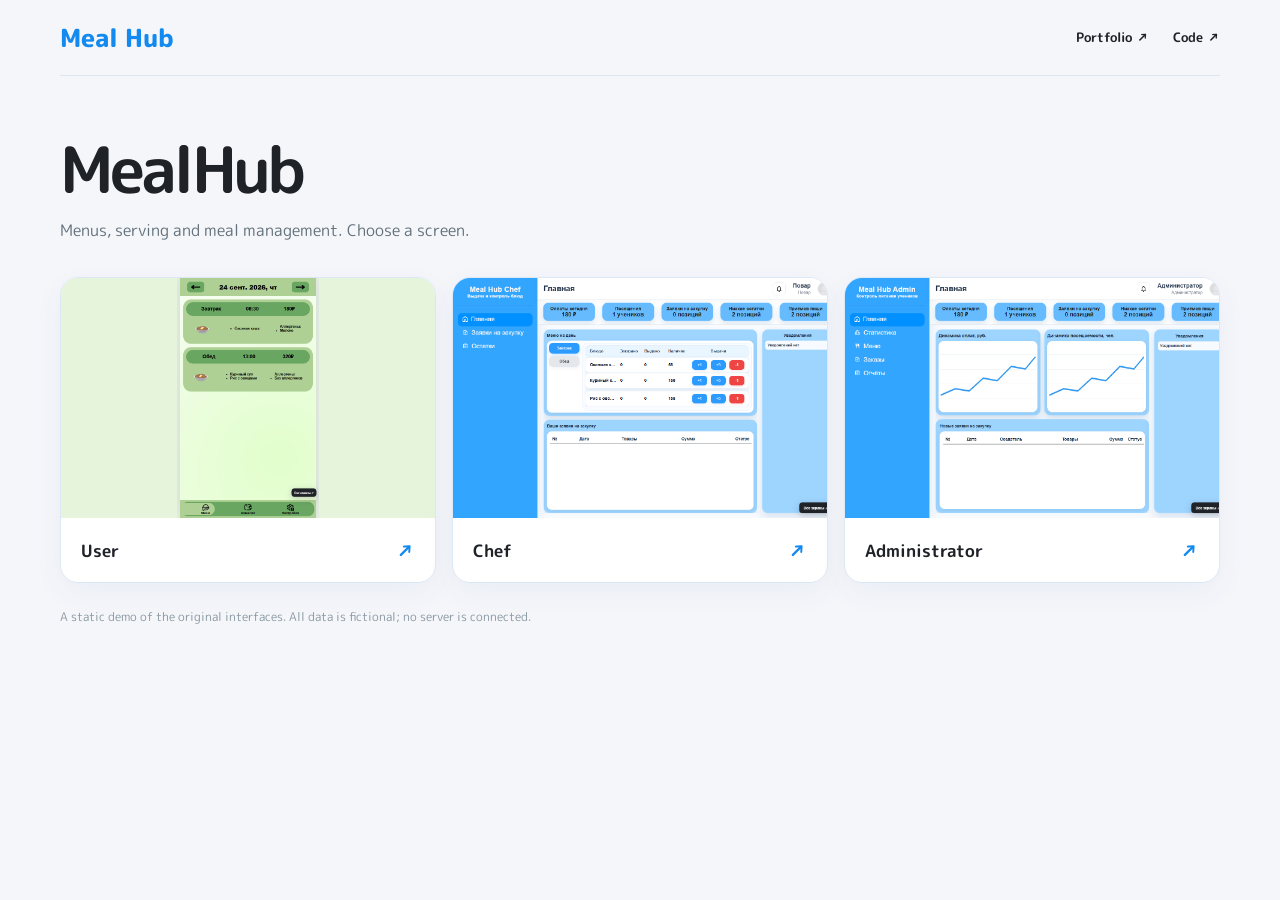
<file: demos/mealhub/index.html>
<!doctype html>
<html lang="ru">
<head>
  <meta charset="utf-8">
  <meta name="viewport" content="width=device-width, initial-scale=1">
  <meta name="description" content="MealHub — демо оригинальных интерфейсов пользователя, повара и администратора.">
  <title>MealHub — демо</title>
  <link rel="preconnect" href="https://fonts.googleapis.com">
  <link rel="preconnect" href="https://fonts.gstatic.com" crossorigin>
  <link href="https://fonts.googleapis.com/css2?family=M+PLUS+Rounded+1c:wght@400;500;600;700;800&display=swap" rel="stylesheet">
  <link rel="stylesheet" href="index.css">
  <script src="../../i18n.js"></script>
</head>
<body>
  <div class="page">
    <header class="header">
      <a class="brand" href="index.html">Meal Hub</a>
      <nav><a href="../../">Портфолио ↗</a><a href="https://github.com/Axilium1749/mealhub-demo" target="_blank" rel="noopener noreferrer">Код ↗</a></nav>
    </header>
    <main>
      <h1>MealHub</h1>
      <p class="lead">Меню, выдача и управление питанием. Выберите экран.</p>
      <div class="screens">
        <a class="screen" href="menu.html?v=20260924b"><img src="preview-menu.png" alt="Меню пользователя MealHub"><span>Пользователь <b>↗</b></span></a>
        <a class="screen" href="chef.html"><img src="preview-chef.png" alt="Панель повара MealHub"><span>Повар <b>↗</b></span></a>
        <a class="screen" href="admin.html"><img src="preview-admin.png" alt="Панель администратора MealHub"><span>Администратор <b>↗</b></span></a>
      </div>
      <p class="note">Статическое демо оригинальных интерфейсов. Данные вымышлены, сервер не подключён.</p>
    </main>
  </div>
</body>
</html>
</file>
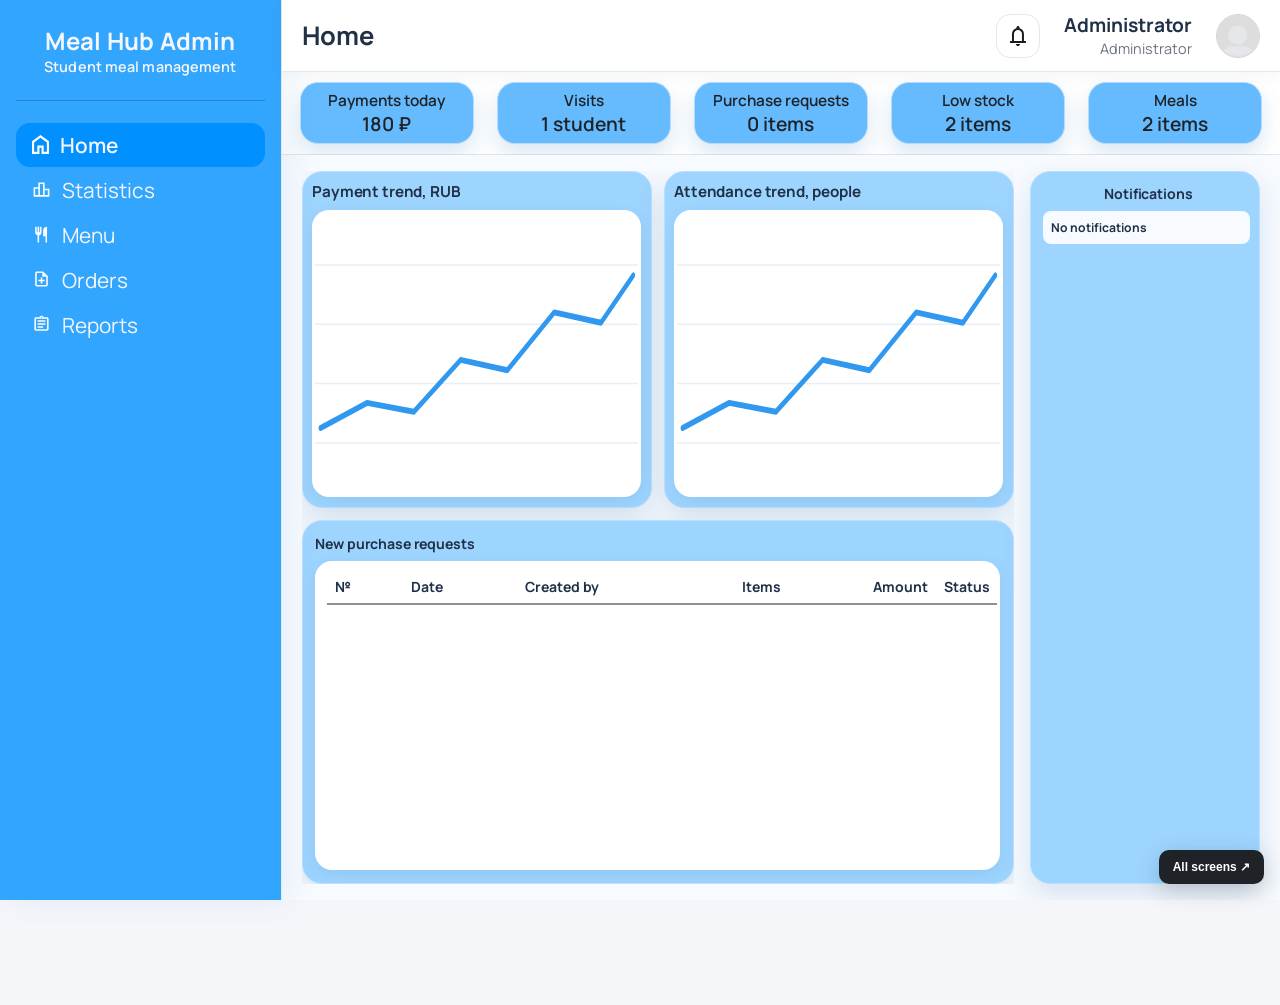
<file: demos/mealhub/admin.html>
<!DOCTYPE html>
<html lang="ru">
<head>
    <meta charset="UTF-8">
    <meta name="viewport" content="width=device-width, initial-scale=1.0">
    <link rel="stylesheet" href="static/admin_main/css/admin_main.css">
    <link rel="preconnect" href="https://fonts.googleapis.com">
    <link rel="preconnect" href="https://fonts.gstatic.com" crossorigin>
    <link href="https://fonts.googleapis.com/css2?family=Manrope:wght@400;500;600;700;800&display=swap" rel="stylesheet">
    <link rel="stylesheet" href="static/dashboard-polish.css">
    <title>MealHub - Меню админа</title>
<link rel="stylesheet" href="demo.css">
<script src="../../i18n.js"></script>
</head>
<body class="demo-dashboard">
<div class="menu_page">

    <div class="lefter">
        <div class="admin_logo_container">
            <div class="admin_logo">Meal Hub Admin</div>
            <div class="admin_logo_sub">Контроль питания учеников</div>
        </div>
        <div class="admin_divider"></div>
        <div class="admin_nav">
            <div class="admin_nav_slider"></div>
            <button class="admin_nav_button" data-view="admin_main"><img src="static/icon/home.svg" alt="">Главная
            </button>
            <button class="admin_nav_button" data-view="admin_stats"><img src="static/icon/leaderboard.svg" alt="">Статистика
            </button>
            <button class="admin_nav_button" data-view="admin_menu"><img class="admin_lefter_rest"
                                                                         src="static/icon/restaurant.svg" alt="">Меню
            </button>
            <button class="admin_nav_button" data-view="admin_orders"><img src="static/icon/note_add.svg" alt="">Заказы
            </button>
            <button class="admin_nav_button" data-view="reports"><img src="static/icon/assignment.svg" alt="">Отчёты
            </button>
        </div>

    </div>


    <div class="menu_app_view menu_app_view--active" data-view="admin_main">
        <header class="admin_main_header">
            <div class="admin_main_header_left">Главная</div>
            <div class="admin_main_header_right">
                <div class="admin_notify_wrap">
                    <button class="admin_notify_button" type="button" aria-label="Уведомления">
                        <img src="static/icon/notifications.svg" alt="">
                    </button>
                </div>
                <div class="admin_user_meta">
                    <div class="admin_user_name">Администратор</div>
                    <div class="admin_user_role">Администратор</div>
                </div>
                <div class="admin_avatar_wrap">
                    <img src="static/icon/Default_pfp.svg" class="admin_user_avatar" alt="" role="button"
                         tabindex="0" aria-label="Аккаунт">
                </div>
            </div>
        </header>

        <section class="admin_stats_panel">
            <div class="admin_stats_grid">
                <article class="admin_stat_card">
                    <div class="admin_stat_label">Оплаты сегодня</div>
                    <div class="admin_stat_value">180 ₽</div>
                </article>
                <article class="admin_stat_card">
                    <div class="admin_stat_label">Посещения</div>
                    <div class="admin_stat_value">1 учеников</div>
                </article>
                <article class="admin_stat_card">
                    <div class="admin_stat_label">Заявки на закупку</div>
                    <div class="admin_stat_value">0 позиций</div>
                </article>
                <article class="admin_stat_card">
                    <div class="admin_stat_label">Низкие остатки</div>
                    <div class="admin_stat_value">2 позиций</div>
                </article>
                <article class="admin_stat_card">
                    <div class="admin_stat_label">Приёмов пищи</div>
                    <div class="admin_stat_value">2 позиций</div>
                </article>
            </div>
        </section>

        <section class="main_main_panel">
            <div class="main_main_graphs_orders_panel">
                <section class="main_graphs_panel">
                    <div class="graph_holder">
                        <p>Динамика оплат, руб.</p>
                        <div class="graph_canvas">
                            <svg class="demo-chart" viewBox="0 0 360 190" preserveAspectRatio="none" aria-label="Демонстрационный график"><path d="M0 155H360 M0 115H360 M0 75H360 M0 35H360" stroke="#e8eef5" stroke-width="1"/><polyline points="6,145 58,128 110,134 162,99 214,106 266,67 318,74 354,42" fill="none" stroke="#3098ef" stroke-width="4" stroke-linecap="round" stroke-linejoin="round"/></svg>
                        </div>
                    </div>
                    <div class="graph_holder">
                        <p>Динамика посещаемости, чел.</p>
                        <div class="graph_canvas">
                            <svg class="demo-chart" viewBox="0 0 360 190" preserveAspectRatio="none" aria-label="Демонстрационный график"><path d="M0 155H360 M0 115H360 M0 75H360 M0 35H360" stroke="#e8eef5" stroke-width="1"/><polyline points="6,145 58,128 110,134 162,99 214,106 266,67 318,74 354,42" fill="none" stroke="#3098ef" stroke-width="4" stroke-linecap="round" stroke-linejoin="round"/></svg>
                        </div>
                    </div>
                </section>
                <section class="main_orders_panel">
                    <p>Новые заявки на закупку</p>
                    <div class="orders_bg">
                        <table class="orders_table">
                            <thead>
                            <tr>
                                <th>№</th>
                                <th>Дата</th>
                                <th>Создатель</th>
                                <th>Товары</th>
                                <th>Сумма</th>
                                <th>Статус</th>
                            </tr>
                            </thead>

                            <tbody>

                            </tbody>
                        </table>
                    </div>
                </section>
            </div>
            <div class="main_main_notifications_panel">
                <p>Уведомления</p>
                <div class="notifications_list">

                    <div class="notif_element">
                        <p>Уведомлений нет</p>
                    </div>

                </div>
            </div>
        </section>

    </div>

    <div class="menu_app_view" data-view="admin_stats">
        <header class="admin_main_header">
            <div class="admin_main_header_left">Главная</div>
            <div class="admin_main_header_right">
                <div class="admin_notify_wrap">
                    <button class="admin_notify_button" type="button" aria-label="Уведомления">
                        <img src="static/icon/notifications.svg" alt="">
                    </button>

                </div>
                <div class="admin_user_meta">
                    <div class="admin_user_name">Администратор</div>
                    <div class="admin_user_role">Администратор</div>
                </div>
                <div class="admin_avatar_wrap">
                    <img src="static/icon/Default_pfp.svg" class="admin_user_avatar" alt="" role="button"
                         tabindex="0" aria-label="Аккаунт">
                </div>
            </div>
        </header>

        <section class="admin_stats_panel">
            <div class="admin_stats_grid">
                <article class="admin_stat_card">
                    <div class="admin_stat_label">Оплаты сегодня</div>
                    <div class="admin_stat_value">180 ₽</div>
                </article>
                <article class="admin_stat_card">
                    <div class="admin_stat_label">Посещения</div>
                    <div class="admin_stat_value">1 учеников</div>
                </article>
                <article class="admin_stat_card">
                    <div class="admin_stat_label">Заявки на закупку</div>
                    <div class="admin_stat_value">0 позиций</div>
                </article>
                <article class="admin_stat_card">
                    <div class="admin_stat_label">Низкие остатки</div>
                    <div class="admin_stat_value">2 позиций</div>
                </article>
                <article class="admin_stat_card">
                    <div class="admin_stat_label">Приёмов пищи</div>
                    <div class="admin_stat_value">2 позиций</div>
                </article>
            </div>
        </section>








        <section class="admin_stats_main">
            <div class="stats_graph_holder">
                <div class="stats_graph_subholder">
                    <div class="stats_graph_header">
                        <p>Динамика оплат, руб.</p>
                        <div class="stats_week_switch" aria-label="Переключение недели">
                            <button class="stats_week_btn" type="button" id="prev-btn-so"
                                    aria-label="Предыдущая неделя">
                                <img src="static/icon/left_arrow_stats.svg" alt="">
                            </button>
                            <span class="stats_week_label" id="display-stats-pay"></span>
                            <button class="stats_week_btn stats_week_btn--next" id="next-btn-so" type="button"
                                    aria-label="Следующая неделя">
                                <img src="static/icon/left_arrow_stats.svg" alt="">
                            </button>
                        </div>
                    </div>
                    <div class="graph_canvas">
                        <canvas id="stats_paymentDynamics"></canvas>
                    </div>
                </div>
                <div class="stats_graph_subholder">
                    <div class="stats_graph_header">
                        <p>Динамика посещаемости, чел.</p>
                        <div class="stats_week_switch" aria-label="Переключение недели">
                            <button class="stats_week_btn" id="prev-btn-sc" type="button"
                                    aria-label="Предыдущая неделя">
                                <img src="static/icon/left_arrow_stats.svg" alt="">
                            </button>
                            <span class="stats_week_label" id="display-stats-comes">26.01 - 01.02</span>
                            <button class="stats_week_btn stats_week_btn--next" id="next-btn-sc" type="button"
                                    aria-label="Следующая неделя">
                                <img src="static/icon/left_arrow_stats.svg" alt="">
                            </button>
                        </div>
                    </div>
                    <div class="graph_canvas">
                        <canvas id="stats_customersTraffic"></canvas>
                    </div>
                </div>
            </div>
            <div class="reviews_holder">
                <div class="reviews_header">
                    <div class="reviews_title">Отзывы</div>
                    <div class="stats_week_switch" aria-label="Переключение недели">
                        <button class="stats_week_btn" type="button" id='review-next-btn'
                                aria-label="Предыдущая неделя">
                            <img src="static/icon/left_arrow_stats.svg" alt="">
                        </button>
                        <span class="stats_week_label" id="display-stats-reviews"></span>
                        <button class="stats_week_btn stats_week_btn--next" type="button" id="review-before-btn"
                                aria-label="Следующая неделя">
                            <img src="static/icon/left_arrow_stats.svg" alt="">
                        </button>
                    </div>
                </div>
                <div class="reviews_list" id="reviews_list">
                    <article class="review_card">
                        <div class="sheet-review-empty" id="sheet-review-empty" style="display:none;">Нет отзывов для
                            этой даты
                        </div>

                    </article>
                </div>
            </div>
        </section>
    </div>

    <div class="menu_app_view" data-view="admin_menu">
        <header class="admin_main_header">
            <div class="admin_main_header_left">Меню</div>
            <div class="admin_main_header_right">
                <div class="admin_notify_wrap">
                    <button class="admin_notify_button" type="button" aria-label="Уведомления">
                        <img src="static/icon/notifications.svg" alt="">
                    </button>
                </div>
                <div class="admin_user_meta">
                    <div class="admin_user_name">Администратор</div>
                    <div class="admin_user_role">Администратор</div>
                </div>
                <div class="admin_avatar_wrap">
                    <img src="static/icon/Default_pfp.svg" class="admin_user_avatar" alt="" role="button"
                         tabindex="0" aria-label="Аккаунт">
                </div>
            </div>
        </header>

        <section class="admin_stats_panel admin_menu_panel">
            <div class="admin_menu_filters">
                <div class="admin_menu_left">
                    <div class="admin_menu_date" id="admin_menu_date"></div>
                    <div class="admin_menu_days" role="group" aria-label="Дни недели">
                        <button class="admin_menu_day" type="button">Пн</button>
                        <button class="admin_menu_day" type="button">Вт</button>
                        <button class="admin_menu_day" type="button">Ср</button>
                        <button class="admin_menu_day" type="button">Чт</button>
                        <button class="admin_menu_day" type="button">Пт</button>
                    </div>
                </div>

            </div>
        </section>

        <section class="admin_menu_configurator_main">
            <input type="hidden" id="day_input_value">

            <div id="menu-config-forms" data-delete-icon="static/icon/delete.svg"></div>
            <template id="menu-config-template">
                <form class="menu_configurator_form" method="post">

                    <input type="hidden" name="category">
                    <input type="hidden" name="day" class="menu_config_day_value">



                    <div class="menu_config_card">
                        <div class="menu_config_title_select">
                            <button class="menu_config_title_btn" type="button" aria-haspopup="listbox"
                                    aria-expanded="false">
                                <span class="menu_config_title_label">Завтрак</span>
                                <img class="menu_config_title_arrow" src="static/icon/arrow_back_ios_new.svg" alt="">
                            </button>
                            <div class="menu_config_title_menu" role="listbox" aria-label="Тип приёма пищи">
                                <button class="menu_config_title_item" type="button" role="option"
                                        data-value="breakfast">Завтрак
                                </button>
                                <button class="menu_config_title_item" type="button" role="option" data-value="lunch">
                                    Обед
                                </button>
                            </div>
                        </div>

                        <div class="menu_config_body" data-dishes-container>
                            <!-- Первый блок блюда -->
                            <div class="menu_config_block dish-block" data-dish-index="0">
                                <div class="menu_config_dish">
                                    <div class="menu_config_dish_top">
                                        <span class="menu_config_dish_label">Блюдо <span
                                                class="dish-number">1</span></span>
                                        <button type="button" class="remove-dish-btn" style="display:none;">×</button>
                                    </div>

                                    <div class="menu_config_dish_row">
                                        <input class="menu_config_input menu_config_input--name" type="text"
                                               name="dish_name[]" placeholder="Название блюда" required>
                                        <input class="menu_config_input menu_config_input--small" type="number"
                                               name="dish_weight[]" placeholder="Вес (г)" min="0">
                                        <input class="menu_config_input menu_config_input--small" type="number"
                                               name="dish_kcal[]" placeholder="Ккал" min="0">
                                    </div>

                                    <div class="menu_config_dish_row">
                                        <span class="menu_config_dish_label">Аллергены</span>
                                        <div class="menu_config_allergens" aria-live="polite"></div>
                                        <div class="menu_config_allergen_picker">
                                            <button class="menu_config_add" type="button" aria-haspopup="listbox"
                                                    aria-expanded="false">Добавить
                                            </button>
                                            <div class="menu_config_allergen_menu" role="listbox"
                                                 aria-label="Аллергены">

                                                <button class="menu_config_allergen_option" type="button"
                                                        data-allergen-id="milk">Молоко
                                                </button>

                                                <button class="menu_config_allergen_option" type="button"
                                                        data-allergen-id="eggs">Яйца
                                                </button>

                                                <button class="menu_config_allergen_option" type="button"
                                                        data-allergen-id="peanuts">Арахис
                                                </button>

                                                <button class="menu_config_allergen_option" type="button"
                                                        data-allergen-id="tree_nuts">Орехи
                                                </button>

                                                <button class="menu_config_allergen_option" type="button"
                                                        data-allergen-id="fish">Рыба
                                                </button>

                                                <button class="menu_config_allergen_option" type="button"
                                                        data-allergen-id="molluscs">Моллюски
                                                </button>

                                                <button class="menu_config_allergen_option" type="button"
                                                        data-allergen-id="crustaceans">Ракообразные
                                                </button>

                                                <button class="menu_config_allergen_option" type="button"
                                                        data-allergen-id="soy">Соя
                                                </button>

                                                <button class="menu_config_allergen_option" type="button"
                                                        data-allergen-id="wheat_gluten">Пшеница (глютен)
                                                </button>

                                                <button class="menu_config_allergen_option" type="button"
                                                        data-allergen-id="celery">Сельдерей
                                                </button>

                                                <button class="menu_config_allergen_option" type="button"
                                                        data-allergen-id="mustard">Горчица
                                                </button>

                                                <button class="menu_config_allergen_option" type="button"
                                                        data-allergen-id="sesame">Кунжут
                                                </button>

                                                <button class="menu_config_allergen_option" type="button"
                                                        data-allergen-id="lupin">Люпин
                                                </button>

                                                <button class="menu_config_allergen_option" type="button"
                                                        data-allergen-id="sulfites">Сульфиты
                                                </button>

                                            </div>
                                        </div>
                                    </div>

                                    <div class="menu_config_dish_row">
                                        <span class="menu_config_dish_label">Состав</span>
                                        <div class="menu_config_ingredients" aria-live="polite"></div>
                                        <div class="menu_config_ingredient_picker">
                                            <button class="menu_config_add" type="button" aria-haspopup="listbox"
                                                    aria-expanded="false">Добавить
                                            </button>
                                            <div class="menu_config_ingredient_menu" role="listbox"
                                                 aria-label="Ингредиенты">

                                                <button class="menu_config_ingredient_option" type="button"
                                                        data-ingredient-id="chicken">Курица
                                                </button>

                                                <button class="menu_config_ingredient_option" type="button"
                                                        data-ingredient-id="milk">Молоко
                                                </button>

                                                <button class="menu_config_ingredient_option" type="button"
                                                        data-ingredient-id="oats">Овсяные хлопья
                                                </button>

                                                <button class="menu_config_ingredient_option" type="button"
                                                        data-ingredient-id="rice">Рис
                                                </button>

                                            </div>
                                        </div>
                                    </div>
                                </div>

                                <div class="menu_config_requests">
                                    <div class="menu_config_requests_title">Заявки, связанные с блюдом</div>
                                    <div class="menu_config_requests_list">
                                        <span class="menu_config_requests_item">Молоко пастеризованное</span>
                                        <span class="menu_config_requests_item">Крупа гречневая</span>
                                    </div>
                                </div>
                            </div>
                        </div>

                        <!-- Кнопка добавления нового блюда -->
                        <div class="menu_config_actions">
                            <button type="button" class="menu_config_btn add-dish-btn">
                                + Добавить блюдо
                            </button>
                        </div>

                        <div class="menu_config_footer">
                            <div class="menu_config_time">
                                <span class="menu_config_label">Время выдачи</span>
                                <input class="menu_config_input menu_config_input--time" type="time" name="time_start"
                                       value="12:00">
                                <input class="menu_config_input menu_config_input--time" type="time" name="time_end"
                                       value="14:00">
                            </div>
                            <div class="menu_config_price">
                                <span class="menu_config_label">Цена</span>
                                <input class="menu_config_input menu_config_input--price" type="number" name="price"
                                       placeholder="Цена" min="0">
                                <span class="menu_config_currency">₽</span>
                            </div>
                            <div class="menu_config_actions">
                                <button class="menu_config_btn menu_config_btn--cancel" type="button">Отмена</button>
                            </div>
                        </div>
                    </div>
                </form>
            </template>

            <button class="menu_configurator_add" type="button" aria-label="Добавить меню">
                <span class="menu_configurator_add_icon">+</span>
                <span class="menu_configurator_add_text">Добавить меню</span>
            </button>

            <div class="menu_config_actions menu_config_actions--global">
                <button class="menu_config_btn menu_config_btn--save menu_config_save_all" type="button">Сохранить все
                </button>
            </div>


        </section>

    </div>

    <div class="menu_app_view" data-view="admin_orders">
        <header class="admin_main_header">
            <div class="admin_main_header_left">Заказы</div>
            <div class="admin_main_header_right">
                <div class="admin_notify_wrap">
                    <button class="admin_notify_button" type="button" aria-label="Уведомления">
                        <img src="static/icon/notifications.svg" alt="">
                    </button>
                </div>
                <div class="admin_user_meta">
                    <div class="admin_user_name">Администратор</div>
                    <div class="admin_user_role">Администратор</div>
                </div>
                <div class="admin_avatar_wrap">
                    <img src="static/icon/Default_pfp.svg" class="admin_user_avatar" alt="" role="button"
                         tabindex="0" aria-label="Аккаунт">
                </div>
            </div>
        </header>

        <section class="admin_orders_main">
            <div class="orders_panel">
                <div class="orders_topbar">
                    <div class="orders_title">9 заявок</div>
                    <div class="orders_search">
                        <img class="orders_search_icon" src="static/icon/search.svg" alt="">
                        <input class="orders_search_input" type="search" placeholder="Поиск">
                    </div>
                </div>

                <div class="orders_table_card">
                    <div class="orders_table_header">
                        <div class="orders_cell">№</div>
                        <div class="orders_cell">Дата</div>
                        <div class="orders_cell">Создатель</div>
                        <div class="orders_cell">Товары</div>
                        <div class="orders_cell">Сумма</div>
                        <div class="orders_cell">Статус</div>
                    </div>

                    <div class="orders_table_body">

                    </div>

                    <div class="orders_table_footer">
                        <div class="orders_pagination">
                            <button class="orders_nav_btn" type="button" aria-label="Предыдущая дата">
                                <img src="static/icon/left_arrow_stats.svg" alt="">
                            </button>
                            <div class="orders_date">10.01.26</div>
                            <button class="orders_nav_btn orders_nav_btn--next" type="button"
                                    aria-label="Следующая дата">
                                <img src="static/icon/left_arrow_stats.svg" alt="">
                            </button>
                        </div>
                    </div>
                </div>
            </div>
        </section>
    </div>

    <div class="menu_app_view" data-view="reports">
        <header class="admin_main_header">
            <div class="admin_main_header_left">Отчёты</div>
            <div class="admin_main_header_right">
                <div class="admin_notify_wrap">
                    <button class="admin_notify_button" type="button" aria-label="Уведомления">
                        <img src="static/icon/notifications.svg" alt="">
                    </button>
                </div>
                <div class="admin_user_meta">
                    <div class="admin_user_name">Администратор</div>
                    <div class="admin_user_role">Администратор</div>
                </div>
                <div class="admin_avatar_wrap">
                    <img src="static/icon/Default_pfp.svg" class="admin_user_avatar" alt="" role="button"
                         tabindex="0" aria-label="Аккаунт">
                </div>
            </div>
        </header>
        <section class="admin_reports_main">
            <div class="reports_panel reports_panel--active" data-stage="select">
                <div class="reports_picker_card">
                    <div class="reports_picker_title">Выберите отчет</div>
                    <div class="reports_picker_list" role="radiogroup" aria-label="Тип отчёта">
                        <label class="reports_picker_option">
                            <input class="reports_picker_input" type="radio" name="report_type" value="general">
                            <span class="reports_picker_mark" aria-hidden="true"></span>
                            <span class="reports_picker_text">Отчёт по питанию</span>
                        </label>
                        <label class="reports_picker_option">
                            <input class="reports_picker_input" type="radio" name="report_type" value="costs">
                            <span class="reports_picker_mark" aria-hidden="true"></span>
                            <span class="reports_picker_text">Отчёт по затратам</span>
                        </label>
                    </div>
                    <div class="reports_picker_actions">
                        <button class="reports_next" type="button" disabled>Далее</button>
                    </div>
                </div>
            </div>

            <div class="reports_panel" data-stage="general">
                <div class="reports_page_body">
                    <form class="reports_form" aria-label="Общий отчёт" method="post"
                          action="#">

                        <input type="hidden" name="report_start" value="">
                        <input type="hidden" name="report_end" value="">

                        <div class="reports_picker_title">Отчёт по питанию</div>

                        <div class="reports_form_section">
                            <div class="reports_form_label">Период</div>
                            <div class="reports_period">
                                <div class="reports_period_options" role="radiogroup" aria-label="Период">
                                    <label class="reports_radio_option">
                                        <input class="reports_radio_input" type="radio" name="report_period"
                                               value="day">
                                        <span class="reports_radio_mark" aria-hidden="true"></span>
                                        <span class="reports_radio_text">День</span>
                                    </label>
                                    <label class="reports_radio_option">
                                        <input class="reports_radio_input" type="radio" name="report_period"
                                               value="week" checked>
                                        <span class="reports_radio_mark" aria-hidden="true"></span>
                                        <span class="reports_radio_text">Неделя</span>
                                    </label>
                                    <label class="reports_radio_option">
                                        <input class="reports_radio_input" type="radio" name="report_period"
                                               value="month">
                                        <span class="reports_radio_mark" aria-hidden="true"></span>
                                        <span class="reports_radio_text">Месяц</span>
                                    </label>
                                </div>
                                <div class="reports_period_range" aria-label="Выбор периода">
                                    <button class="reports_date_btn" type="button" aria-label="Предыдущий период">
                                        <img src="static/icon/left_arrow_stats.svg" alt="">
                                    </button>
                                    <span class="reports_date_value">12.01 - 16.01</span>
                                    <button class="reports_date_btn reports_date_btn--next" type="button"
                                            aria-label="Следующий период">
                                        <img src="static/icon/left_arrow_stats.svg" alt="">
                                    </button>
                                </div>
                            </div>
                        </div>

                        <div class="reports_page_actions">
                            <button class="reports_generate" type="submit">Сформировать</button>
                        </div>
                    </form>
                </div>
                <button class="reports_back" type="button">Назад к отчётам</button>
            </div>


            <div class="reports_panel" data-stage="costs">
                <div class="reports_page_body">
                    <form class="reports_form" aria-label="Отчёт по затратам" method="post"
                          action="#">

                        <input type="hidden" name="costs_start" value="">
                        <input type="hidden" name="costs_end" value="">

                        <div class="reports_picker_title">Отчёт по затратам</div>

                        <div class="reports_form_section">
                            <div class="reports_form_label">Период</div>
                            <div class="reports_period">
                                <div class="reports_period_options" role="radiogroup" aria-label="Период">
                                    <label class="reports_radio_option">
                                        <input class="reports_radio_input" type="radio" name="costs_period" value="day">
                                        <span class="reports_radio_mark" aria-hidden="true"></span>
                                        <span class="reports_radio_text">День</span>
                                    </label>
                                    <label class="reports_radio_option">
                                        <input class="reports_radio_input" type="radio" name="costs_period" value="week"
                                               checked>
                                        <span class="reports_radio_mark" aria-hidden="true"></span>
                                        <span class="reports_radio_text">Неделя</span>
                                    </label>
                                    <label class="reports_radio_option">
                                        <input class="reports_radio_input" type="radio" name="costs_period"
                                               value="month">
                                        <span class="reports_radio_mark" aria-hidden="true"></span>
                                        <span class="reports_radio_text">Месяц</span>
                                    </label>
                                </div>
                                <div class="reports_period_range" aria-label="Выбор периода">
                                    <button class="reports_date_btn" type="button" aria-label="Предыдущий период">
                                        <img src="static/icon/left_arrow_stats.svg" alt="">
                                    </button>
                                    <span class="reports_date_value">12.01 - 16.01</span>
                                    <button class="reports_date_btn reports_date_btn--next" type="button"
                                            aria-label="Следующий период">
                                        <img src="static/icon/left_arrow_stats.svg" alt="">
                                    </button>
                                </div>
                            </div>
                        </div>

                        <div class="reports_page_actions">
                            <button class="reports_generate" type="submit">Сформировать</button>
                        </div>
                    </form>
                </div>
                <button class="reports_back" type="button">Назад к отчётам</button>
            </div>


        </section>
    </div>


</div>
<div id="adminNotifyOverlay" class="admin_notify_overlay" aria-hidden="true">
    <div class="admin_notify_title">Уведомления</div>
    <div class="admin_notify_list" aria-live="polite">

        <div class="notif_element">
            <p>Уведомлений нет</p>
        </div>

    </div>
</div>
<div id="adminLogoutOverlay" class="admin_logout_overlay" aria-hidden="true">
    <form action="#" method="post">

        <button class="admin_logout_button" type="submit">выйти из аккаунта</button>
    </form>
</div>













<a class="demo-return" href="index.html">Все экраны ↗</a>
<script src="static/admin_main/js/admin_slider.js"></script>
<script src="static/admin_main/js/admin_menu.js"></script>
<script src="static/admin_main/js/admin_menu_prefill.js"></script>
<script src="static/admin_main/js/allergen_picker.js"></script>
<script src="static/admin_main/js/admin_mealsadd.js"></script>
<script src="demo-interactions.js"></script>
</body>
</html>
</file>
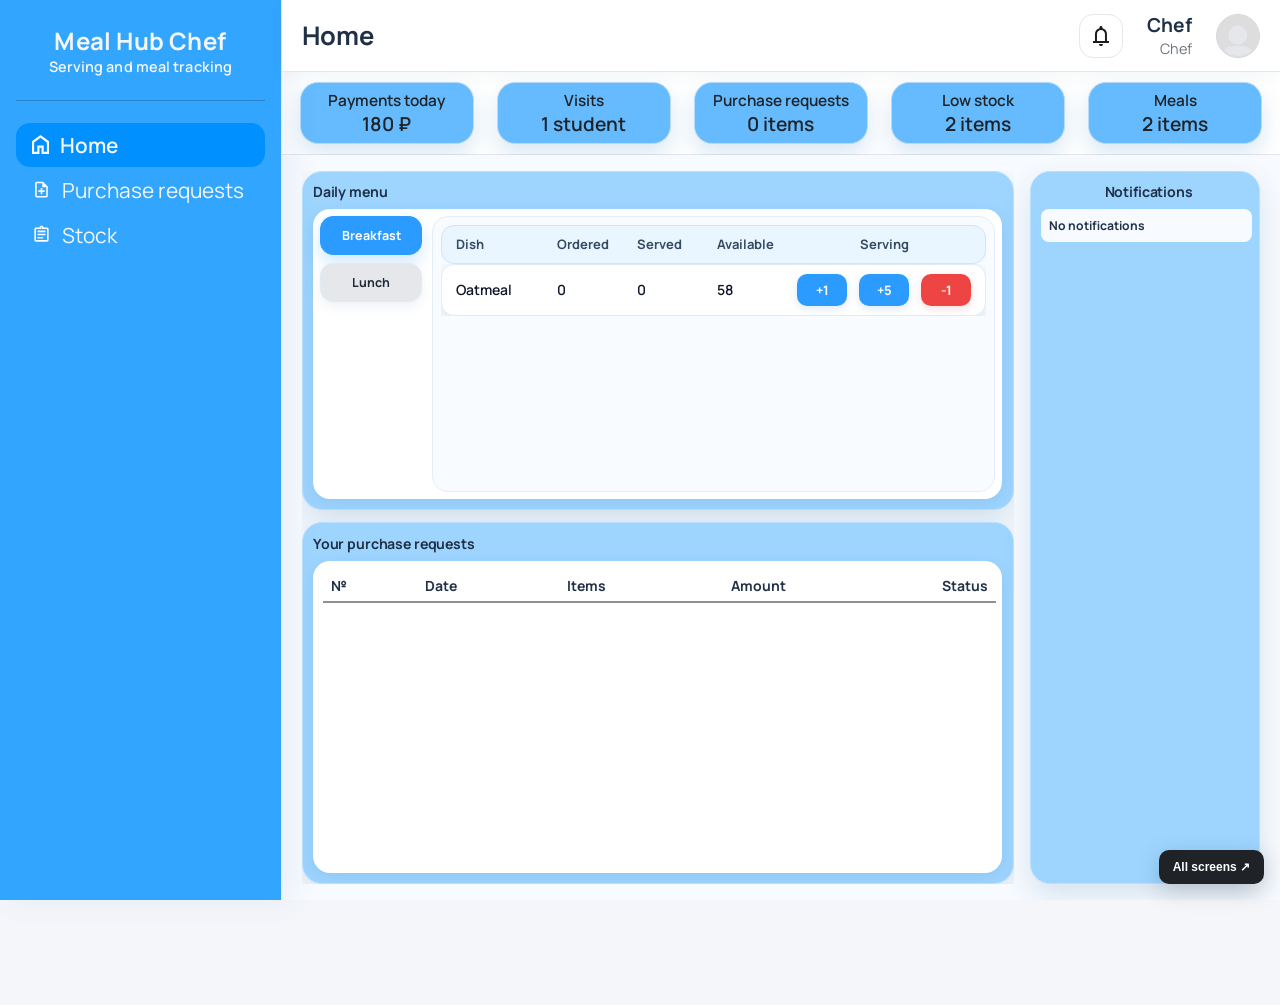
<file: demos/mealhub/chef.html>
<!DOCTYPE html>


<html lang="ru">
<head>
    <meta charset="UTF-8">
    <meta name="viewport" content="width=device-width, initial-scale=1.0">
    <link rel="stylesheet" href="static/chef_main/css/chef_main.css">
    <link rel="preconnect" href="https://fonts.googleapis.com">
    <link rel="preconnect" href="https://fonts.gstatic.com" crossorigin>
    <link href="https://fonts.googleapis.com/css2?family=Manrope:wght@400;500;600;700;800&display=swap" rel="stylesheet">
    <link rel="stylesheet" href="static/dashboard-polish.css">
    <title>MealHub - Меню повара</title>
<link rel="stylesheet" href="demo.css">
<script src="../../i18n.js"></script>
</head>
<body class="demo-dashboard">
<div class="menu_page">
    <div class="lefter">
        <div class="admin_logo_container">
            <div class="admin_logo">Meal Hub Chef</div>
            <div class="admin_logo_sub">Выдача и контроль блюд</div>
        </div>
        <div class="admin_divider"></div>
        <div class="admin_nav">
            <div class="admin_nav_slider"></div>
            <button class="admin_nav_button" data-view="chef_main"><img src="static/icon/home.svg" alt="">Главная
            </button>

            <button class="admin_nav_button" data-view="chef_orders"><img src="static/icon/note_add.svg" alt="">Заявки
                на закупку
            </button>
            <button class="admin_nav_button" data-view="chef_stocks"><img src="static/icon/assignment.svg"
                                                                          alt="">Остатки
            </button>
        </div>
    </div>

    <div class="menu_app_view menu_app_view--active" data-view="chef_main">
        <header class="admin_main_header">
            <div class="admin_main_header_left">Главная</div>
            <div class="admin_main_header_right">
                <div class="admin_notify_wrap">
                    <button class="admin_notify_button" type="button" aria-label="Уведомления">
                        <img src="static/icon/notifications.svg" alt="">
                    </button>
                </div>
                <div class="admin_user_meta">
                    <div class="admin_user_name">Повар</div>
                    <div class="admin_user_role">Повар</div>
                </div>
                <div class="admin_avatar_wrap">
                    <img src="static/icon/Default_pfp.svg" class="admin_user_avatar" alt=""
                         role="button" tabindex="0" aria-label="Аккаунт">
                </div>
            </div>
        </header>

        <section class="admin_stats_panel">
            <div class="admin_stats_grid">
                <article class="admin_stat_card">
                    <div class="admin_stat_label">Оплаты сегодня</div>
                    <div class="admin_stat_value">180 ₽</div>
                </article>
                <article class="admin_stat_card">
                    <div class="admin_stat_label">Посещения</div>
                    <div class="admin_stat_value">1 учеников</div>
                </article>
                <article class="admin_stat_card">
                    <div class="admin_stat_label">Заявки на закупку</div>
                    <div class="admin_stat_value">0 позиций</div>
                </article>
                <article class="admin_stat_card">
                    <div class="admin_stat_label">Низкие остатки</div>
                    <div class="admin_stat_value">2 позиций</div>
                </article>
                <article class="admin_stat_card">
                    <div class="admin_stat_label">Приёмов пищи</div>
                    <div class="admin_stat_value">2 позиций</div>
                </article>
            </div>
        </section>

        <section class="chef_page_body">
            <section class="main_main_panel">
                <div class="main_main_graphs_orders_panel">
                    <section class="main_graphs_panel">
                        <div class="graph_holder">
                            <p>Меню на день</p>
                            <div class="day_menu_panel">
                                <div class="day_menu_body">
                                    <div class="day_menu_tabs" role="tablist" aria-label="Выбор приёма пищи">
                                        <input class="day_menu_tab_input" type="radio" name="meal_tab"
                                               id="meal_breakfast" checked>
                                        <label class="day_menu_tab" for="meal_breakfast" role="tab">Завтрак</label>
                                        <input class="day_menu_tab_input" type="radio" name="meal_tab" id="meal_lunch">
                                        <label class="day_menu_tab" for="meal_lunch" role="tab">Обед</label>
                                    </div>

                                    <div class="day_menu_table">
                                        <div class="day_menu_row day_menu_row--head">
                                            <div>Блюдо</div>
                                            <div>Заказано</div>
                                            <div>Выдано</div>
                                            <div>Наличие</div>
                                            <div class="day_menu_actions_heading">Выдачи</div>
                                        </div>





                                        <div class="day_menu_table_body day_menu_table_body--active"
                                             data-meal="meal_breakfast">


                                            <div class="day_menu_row" data-meal-id="1"
                                                 data-meal-name="Овсяная каша">
                                                <div class="day_menu_dish_name" title="Овсяная каша">Овсяная каша</div>

                                                <div class="ordered-count" data-field="ordered">

                                                    0

                                                </div>
                                                <div class="issued-count" data-field="issued">

                                                    0

                                                </div>


                                                <div class="available-count" data-field="available">

                                                    <!-- Ключ существует -->
                                                    58


                                                </div>

                                                <div>
                                                    <button class="day_menu_btn issue-btn" type="button"
                                                            data-action="#" data-amount="1"
                                                            data-meal-id="1">
                                                        +1
                                                    </button>
                                                </div>
                                                <div>
                                                    <button class="day_menu_btn issue-btn" type="button"
                                                            data-action="#" data-amount="5"
                                                            data-meal-id="1">
                                                        +5
                                                    </button>
                                                </div>
                                                <div>
                                                    <button class="day_menu_btn day_menu_btn--danger return-btn"
                                                            type="button" data-action="#" data-amount="1"
                                                            data-meal-id="1">
                                                        -1
                                                    </button>
                                                </div>
                                            </div>

                                        </div>

                                        <div class="day_menu_table_body" data-meal="meal_lunch">

                                            <div class="day_menu_row" data-meal-id="2"
                                                 data-meal-name="Куриный суп">
                                                <div class="day_menu_dish_name" title="Куриный суп">Куриный суп</div>

                                                <div class="ordered-count" data-field="ordered">

                                                    0

                                                </div>
                                                <div class="issued-count" data-field="issued">

                                                    0

                                                </div>
                                                <div class="available-count" data-field="available">

                                                    <!-- Ключ существует -->
                                                    150

                                                </div>

                                                <div>
                                                    <button class="day_menu_btn issue-btn" type="button"
                                                            data-action="#" data-amount="1"
                                                            data-meal-id="2">
                                                        +1
                                                    </button>
                                                </div>
                                                <div>
                                                    <button class="day_menu_btn issue-btn" type="button"
                                                            data-action="#" data-amount="5"
                                                            data-meal-id="2">
                                                        +5
                                                    </button>
                                                </div>
                                                <div>
                                                    <button class="day_menu_btn day_menu_btn--danger return-btn"
                                                            type="button" data-action="#" data-amount="-1"
                                                            data-meal-id="2">
                                                        -1
                                                    </button>
                                                </div>
                                            </div>

                                            <div class="day_menu_row" data-meal-id="3"
                                                 data-meal-name="Рис с овощами">
                                                <div class="day_menu_dish_name" title="Рис с овощами">Рис с овощами</div>

                                                <div class="ordered-count" data-field="ordered">

                                                    0

                                                </div>
                                                <div class="issued-count" data-field="issued">

                                                    0

                                                </div>
                                                <div class="available-count" data-field="available">

                                                    <!-- Ключ существует -->
                                                    155

                                                </div>

                                                <div>
                                                    <button class="day_menu_btn issue-btn" type="button"
                                                            data-action="#" data-amount="1"
                                                            data-meal-id="3">
                                                        +1
                                                    </button>
                                                </div>
                                                <div>
                                                    <button class="day_menu_btn issue-btn" type="button"
                                                            data-action="#" data-amount="5"
                                                            data-meal-id="3">
                                                        +5
                                                    </button>
                                                </div>
                                                <div>
                                                    <button class="day_menu_btn day_menu_btn--danger return-btn"
                                                            type="button" data-action="#" data-amount="-1"
                                                            data-meal-id="3">
                                                        -1
                                                    </button>
                                                </div>
                                            </div>

                                        </div>
                                    </div>
                                </div>
                            </div>
                        </div>

                    </section>
                    <section class="main_orders_panel">
                        <p>Ваши заявки на закупку</p>
                        <div class="orders_bg">
                            <div class="orders_list">
                                <table class="orders_table">
                                    <thead>
                                    <tr>
                                        <th>№</th>
                                        <th>Дата</th>
                                        <th>Товары</th>
                                        <th>Сумма</th>
                                        <th>Статус</th>
                                    </tr>
                                    </thead>
                                    <tbody>

                                    </tbody>
                                </table>
                            </div>
                        </div>
                    </section>
                </div>
                <div class="main_main_notifications_panel">
                    <p>Уведомления</p>
                    <div class="notifications_list">

                        <div class="notif_element">
                            <p>Уведомлений нет</p>
                        </div>

                    </div>
                </div>
            </section>
        </section>
    </div>

    <div class="menu_app_view" data-view="chef_serving">
        <header class="admin_main_header">
            <div class="admin_main_header_left">Выдачи</div>
            <div class="admin_main_header_right">
                <div class="admin_notify_wrap">
                    <button class="admin_notify_button" type="button" aria-label="Уведомления">
                        <img src="static/icon/notifications.svg" alt="">
                    </button>
                </div>
                <div class="admin_user_meta">
                    <div class="admin_user_name">Повар</div>
                    <div class="admin_user_role">Повар</div>
                </div>
                <div class="admin_avatar_wrap">
                    <img src="static/icon/Default_pfp.svg" class="admin_user_avatar" alt=""
                         role="button" tabindex="0" aria-label="Аккаунт">
                </div>
            </div>
        </header>

        <section class="admin_stats_panel">
            <div class="chef_serving_datebar"
                 data-role="datebar"
                 data-date="2026-09-24"
                 data-week-start="2026-09-21"
                 data-week-end="2026-09-25">
                <div class="chef_serving_date_left">
                    <span class="chef_serving_date_label">Четверг,</span>
                    <span class="chef_serving_date_value" data-role="date-display">24.09.2026</span>
                </div>
                <div class="chef_serving_days" role="group" aria-label="Дни недели" data-role="weekday-switch">

                    <button class="chef_serving_day" type="button"
                            data-day="1" data-date="2026-09-21">Пн
                    </button>

                    <button class="chef_serving_day" type="button"
                            data-day="2" data-date="2026-09-22">Вт
                    </button>

                    <button class="chef_serving_day" type="button"
                            data-day="3" data-date="2026-09-23">Ср
                    </button>

                    <button class="chef_serving_day is-active" type="button"
                            data-day="4" data-date="2026-09-24">Чт
                    </button>

                    <button class="chef_serving_day" type="button"
                            data-day="5" data-date="2026-09-25">Пт
                    </button>

                </div>
                <div class="chef_serving_week_switch" aria-label="Переключение недели">
                    <button class="chef_serving_week_btn" type="button" data-action="#"
                            aria-label="Предыдущая неделя">
                        <img src="static/icon/left_arrow_stats.svg" alt="">
                    </button>
                    <span class="chef_serving_week_label" data-role="week-label">21.09 - 25.09</span>
                    <button class="chef_serving_week_btn chef_serving_week_btn--next" type="button"
                            data-action="#" aria-label="Следующая неделя">
                        <img src="static/icon/left_arrow_stats.svg" alt="">
                    </button>
                </div>
            </div>
        </section>


        <section class="chef_page_body">
            <section class="chef_serving_page">
                <div class="chef_meal_list" aria-label="Список приёмов пищи">
                    <article class="chef_meal_block">
                        <div class="chef_meal_block_header">
                            <span class="chef_meal_title">Завтрак</span>
                            <span class="chef_meal_count">870 порций</span>
                        </div>
                        <div class="chef_meal_cards">
                            <div class="chef_meal_card">
                                <div class="chef_meal_card_label">1-е блюдо</div>
                                <div class="chef_meal_card_body">
                                    <img src="static/icon/meal1.svg" alt="">
                                    <div class="chef_meal_card_name">Каша гречневая</div>
                                    <div class="chef_meal_card_amount">230/400 порций</div>
                                </div>
                            </div>
                            <div class="chef_meal_card">
                                <div class="chef_meal_card_label">1-е блюдо</div>
                                <div class="chef_meal_card_body">
                                    <img src="static/icon/meal1.svg" alt="">
                                    <div class="chef_meal_card_name">Сырники с джемом</div>
                                    <div class="chef_meal_card_amount">270/450 порций</div>
                                </div>
                            </div>
                            <div class="chef_meal_card">
                                <div class="chef_meal_card_label">1-е блюдо</div>
                                <div class="chef_meal_card_body">
                                    <img src="static/icon/meal1.svg" alt="">
                                    <div class="chef_meal_card_name">Чай чёрный</div>
                                    <div class="chef_meal_card_amount">370/500 порций</div>
                                </div>
                            </div>
                        </div>
                    </article>

                    <article class="chef_meal_block">
                        <div class="chef_meal_block_header">
                            <span class="chef_meal_title">Обед</span>
                            <span class="chef_meal_count">920 порций</span>
                        </div>
                        <div class="chef_meal_cards">
                            <div class="chef_meal_card">
                                <div class="chef_meal_card_label">1-е блюдо</div>
                                <div class="chef_meal_card_body">
                                    <img src="static/icon/meal1.svg" alt="">
                                    <div class="chef_meal_card_name">Суп куриный</div>
                                    <div class="chef_meal_card_amount">280/400 порций</div>
                                </div>
                            </div>
                            <div class="chef_meal_card">
                                <div class="chef_meal_card_label">2-е блюдо</div>
                                <div class="chef_meal_card_body">
                                    <img src="static/icon/meal1.svg" alt="">
                                    <div class="chef_meal_card_name">Котлета с пюре</div>
                                    <div class="chef_meal_card_amount">260/350 порций</div>
                                </div>
                            </div>
                            <div class="chef_meal_card">
                                <div class="chef_meal_card_label">Напиток</div>
                                <div class="chef_meal_card_body">
                                    <img src="static/icon/meal1.svg" alt="">
                                    <div class="chef_meal_card_name">Компот</div>
                                    <div class="chef_meal_card_amount">380/520 порций</div>
                                </div>
                            </div>
                        </div>
                    </article>

                    <article class="chef_meal_block">
                        <div class="chef_meal_block_header">
                            <span class="chef_meal_title">Полдник</span>
                            <span class="chef_meal_count">540 порций</span>
                        </div>
                        <div class="chef_meal_cards">
                            <div class="chef_meal_card">
                                <div class="chef_meal_card_label">Перекус</div>
                                <div class="chef_meal_card_body">
                                    <img src="static/icon/meal1.svg" alt="">
                                    <div class="chef_meal_card_name">Йогурт</div>
                                    <div class="chef_meal_card_amount">180/240 порций</div>
                                </div>
                            </div>
                            <div class="chef_meal_card">
                                <div class="chef_meal_card_label">Фрукт</div>
                                <div class="chef_meal_card_body">
                                    <img src="static/icon/meal1.svg" alt="">
                                    <div class="chef_meal_card_name">Яблоко</div>
                                    <div class="chef_meal_card_amount">200/250 порций</div>
                                </div>
                            </div>
                            <div class="chef_meal_card">
                                <div class="chef_meal_card_label">Напиток</div>
                                <div class="chef_meal_card_body">
                                    <img src="static/icon/meal1.svg" alt="">
                                    <div class="chef_meal_card_name">Морс</div>
                                    <div class="chef_meal_card_amount">160/220 порций</div>
                                </div>
                            </div>
                        </div>
                    </article>
                </div>
                <aside class="chef_serving_side" aria-label="Сводка выдач">
                    <div class="chef_serving_card">
                        <div class="chef_serving_metric">Завтраков выдано: 130</div>
                        <div class="chef_serving_divider"></div>
                        <div class="chef_serving_metric">Обедов выдано: 200</div>
                        <div class="chef_serving_divider"></div>
                        <button class="chef_serving_cta" type="button" data-open-view="chef_stocks">Перейти к остаткам
                        </button>
                    </div>
                </aside>
            </section>
        </section>
    </div>

    <div class="menu_app_view" data-view="chef_orders">
        <header class="admin_main_header">
            <div class="admin_main_header_left">Заявки на закупку</div>
            <div class="admin_main_header_right">
                <div class="admin_notify_wrap">
                    <button class="admin_notify_button" type="button" aria-label="Уведомления">
                        <img src="static/icon/notifications.svg" alt="">
                    </button>
                </div>
                <div class="admin_user_meta">
                    <div class="admin_user_name">Повар</div>
                    <div class="admin_user_role">Повар</div>
                </div>
                <div class="admin_avatar_wrap">
                    <img src="static/icon/Default_pfp.svg" class="admin_user_avatar" alt=""
                         role="button" tabindex="0" aria-label="Аккаунт">
                </div>
            </div>
        </header>

        <section class="chef_page_body">
            <section class="chef_orders_page">
                <div class="chef_orders_header">
                    <div class="chef_orders_status">
                        <span>3 активные</span>
                        <span>124 завершенные</span>
                    </div>
                    <button class="chef_orders_new" type="button" data-open-view="chef_order_new">
                        <img class="chef_orders_new_icon" src="static/icon/add_2.svg" alt="">
                        Новая заявка
                    </button>
                </div>
                <section class="chef_orders_panel">
                    <h2 class="chef_orders_title">История заявок</h2>
                    <div class="chef_orders_table_padder">
                        <div class="chef_orders_table_wrap">
                            <table class="chef_orders_table">
                                <thead>
                                <tr>
                                    <th>№</th>
                                    <th>Дата</th>
                                    <th>Создатель</th>
                                    <th>Товары</th>
                                    <th>Сумма</th>
                                    <th>Статус</th>
                                </tr>
                                </thead>
                                <tbody>

                                </tbody>
                            </table>
                        </div>
                    </div>
                </section>
            </section>
        </section>
    </div>

    <div class="menu_app_view" data-view="chef_stocks">
        <header class="admin_main_header">
            <div class="admin_main_header_left">Остатки</div>
            <div class="admin_main_header_right">
                <div class="admin_notify_wrap">
                    <button class="admin_notify_button" type="button" aria-label="Уведомления">
                        <img src="static/icon/notifications.svg" alt="">
                    </button>
                </div>
                <div class="admin_user_meta">
                    <div class="admin_user_name">Повар</div>
                    <div class="admin_user_role">Повар</div>
                </div>
                <div class="admin_avatar_wrap">
                    <img src="static/icon/Default_pfp.svg" class="admin_user_avatar" alt=""
                         role="button" tabindex="0" aria-label="Аккаунт">
                </div>
            </div>
        </header>

        <section class="chef_page_body">
            <section class="chef_stocks_outer">
                <section class="chef_stocks_panel">
                    <h2 class="chef_stocks_title">Остатки по продуктам</h2>
                    <div class="chef_stocks_list_outer">
                        <div class="chef_stocks_table_wrap">
                            <table class="chef_stocks_table">
                                <thead>
                                <tr>
                                    <th>Продукт</th>
                                    <th>Остаток</th>
                                    <th>Статус</th>
                                </tr>
                                </thead>
                                <tbody>

                                <tr>
                                    <td>Курица</td>
                                    <td>15,00 кг</td>

                                    <td>Наличие достаточно</td>

                                </tr>

                                <tr>
                                    <td>Молоко</td>
                                    <td>7,00 кг</td>

                                    <td>Осталось мало</td>

                                </tr>

                                <tr>
                                    <td>Овсяные хлопья</td>
                                    <td>8,00 кг</td>

                                    <td>Осталось мало</td>

                                </tr>

                                <tr>
                                    <td>Рис</td>
                                    <td>14,00 кг</td>

                                    <td>Наличие достаточно</td>

                                </tr>

                                </tbody>
                            </table>
                        </div>
                    </div>
                </section>
            </section>
        </section>
    </div>

    <div class="menu_app_view" data-view="chef_order_new">
        <header class="admin_main_header">
            <div class="admin_main_header_left">Новая заявка</div>
            <div class="admin_main_header_right">
                <div class="admin_notify_wrap">
                    <button class="admin_notify_button" type="button" aria-label="Уведомления">
                        <img src="static/icon/notifications.svg" alt="">
                    </button>
                </div>
                <div class="admin_user_meta">
                    <div class="admin_user_name">Повар</div>
                    <div class="admin_user_role">Повар</div>
                </div>
                <div class="admin_avatar_wrap">
                    <img src="static/icon/Default_pfp.svg" class="admin_user_avatar" alt=""
                         role="button" tabindex="0" aria-label="Аккаунт">
                </div>
            </div>
        </header>

        <section class="chef_page_body">
            <section class="chef_order_new_page">
                <form class="chef_order_new_panel" id="chefOrderForm" action="#" method="post">

                    <div class="chef_order_new_header">
                        <h3 class="chef_order_new_title">Состав заявки</h3>
                        <span class="chef_order_new_sub">Выберите продукт и количество</span>
                    </div>

                    <div class="chef_order_new_body">
                        <div class="chef_order_new_row" data-order-row="1">
                            <div class="chef_order_new_field">
                                <label class="chef_order_new_label" for="order_product_1">Продукт</label>
                                <div class="chef_product_picker">
                                    <button class="chef_product_add" type="button" aria-haspopup="listbox"
                                            aria-expanded="false">
                                        <span>Выберите продукт</span>
                                        <img class="chef_product_add_icon"
                                             src="static/icon/arrow_back_ios_new.svg" alt="">
                                    </button>
                                    <div class="chef_product_menu" role="listbox" aria-label="Продукты">

                                        <button class="chef_product_option" type="button"
                                                data-value="3">Курица
                                        </button>

                                        <button class="chef_product_option" type="button"
                                                data-value="2">Молоко
                                        </button>

                                        <button class="chef_product_option" type="button"
                                                data-value="1">Овсяные хлопья
                                        </button>

                                        <button class="chef_product_option" type="button"
                                                data-value="4">Рис
                                        </button>

                                    </div>
                                    <input class="chef_product_input" id="order_product_1" name="products[]"
                                           type="hidden" value="">
                                </div>
                            </div>

                            <div class="chef_order_new_field">
                                <label class="chef_order_new_label" for="order_price_1">Цена</label>
                                <input class="chef_order_new_input chef_order_new_input--price" id="order_price_1"
                                       name="prices[]" type="number" min="0" step="0.01" value="" required>
                                <span class="chef_order_new_unit">₽/кг</span>
                            </div>

                            <div class="chef_order_new_field">
                                <label class="chef_order_new_label" for="order_qty_1">Количество</label>
                                <div class="chef_order_new_field">
                                    <input class="chef_order_new_input" id="order_qty_1" name="quantities[]"
                                           type="number" min="1" step="0.01" value="10" required>
                                    <span class="chef_order_new_unit">кг</span>
                                </div>
                            </div>
                            <button class="chef_order_row_remove" type="button" aria-label="Удалить продукт">×</button>
                        </div>
                    </div>

                    <div class="chef_order_new_add">
                        <button class="chef_order_new_add_btn" type="button">+ Добавить ещё продукт</button>
                    </div>

                    <div class="chef_order_new_actions">
                        <button class="chef_order_new_action chef_order_new_action--ghost" type="button"
                                data-open-view="chef_orders">
                            Отменить
                        </button>
                        <button class="chef_order_new_action" type="submit">Отправить заявку</button>
                    </div>
                    <template id="chefOrderRowTemplate">
                        <div class="chef_order_new_row" data-order-row="__INDEX__">
                            <div class="chef_order_new_field">
                                <label class="chef_order_new_label" for="order_product___INDEX__">Продукт</label>
                                <div class="chef_product_picker">
                                    <button class="chef_product_add" type="button" aria-haspopup="listbox"
                                            aria-expanded="false">
                                        <span>Выберите продукт</span>
                                        <img class="chef_product_add_icon"
                                             src="static/icon/arrow_back_ios_new.svg" alt="">
                                    </button>
                                    <div class="chef_product_menu" role="listbox" aria-label="Продукты">

                                        <button class="chef_product_option" type="button"
                                                data-value="3">Курица
                                        </button>

                                        <button class="chef_product_option" type="button"
                                                data-value="2">Молоко
                                        </button>

                                        <button class="chef_product_option" type="button"
                                                data-value="1">Овсяные хлопья
                                        </button>

                                        <button class="chef_product_option" type="button"
                                                data-value="4">Рис
                                        </button>

                                    </div>
                                    <input class="chef_product_input" id="order_product___INDEX__" name="products[]"
                                           type="hidden" value="">
                                </div>
                            </div>

                            <div class="chef_order_new_field">
                                <label class="chef_order_new_label" for="order_price___INDEX__">Цена</label>
                                <input class="chef_order_new_input chef_order_new_input--price"
                                       id="order_price___INDEX__" name="prices[]" type="number" min="0" step="0.01"
                                       value="" required>
                                <span class="chef_order_new_unit">₽/кг</span>
                            </div>

                            <div class="chef_order_new_field">
                                <label class="chef_order_new_label" for="order_qty___INDEX__">Количество</label>
                                <div class="chef_order_new_field">
                                    <input class="chef_order_new_input" id="order_qty___INDEX__" name="quantities[]"
                                           type="number" min="1" step="0.01" value="10" required>
                                    <span class="chef_order_new_unit">кг</span>
                                </div>
                            </div>
                            <button class="chef_order_row_remove" type="button" aria-label="Удалить продукт">×</button>
                        </div>
                    </template>
                </form>
            </section>
        </section>
    </div>
</div>

<div id="adminNotifyOverlay" class="admin_notify_overlay" aria-hidden="true">
    <div class="admin_notify_title">Уведомления</div>
    <div class="admin_notify_list" aria-live="polite">

        <div class="notif_element">
            <p>Уведомлений нет</p>
        </div>

    </div>
</div>
<div id="adminLogoutOverlay" class="admin_logout_overlay" aria-hidden="true">
    <form action="#" method="post">

        <button class="admin_logout_button" type="submit">выйти из аккаунта</button>
    </form>
</div>



<a class="demo-return" href="index.html">Все экраны ↗</a>
<script src="static/chef_main/js/admin_slider.js"></script>
<script src="demo-interactions.js"></script>
</body>
</html>
</file>
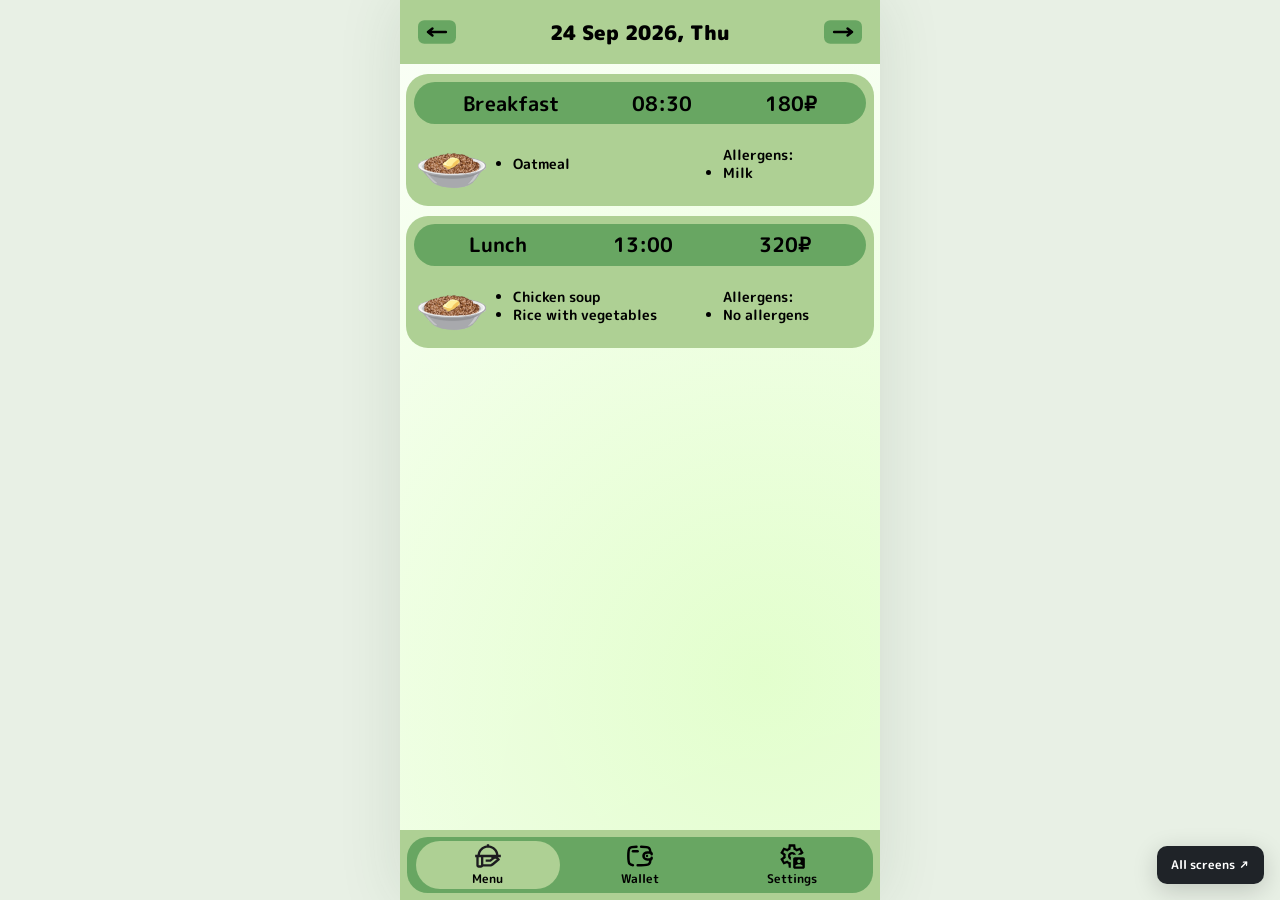
<file: demos/mealhub/menu.html>
<!DOCTYPE html>
<html lang="ru">
<head>
    <meta charset="UTF-8">
    <meta name="viewport" content="width=device-width, initial-scale=1.0">
    <link rel="stylesheet" href="static/menu/css/main.css">
    <link rel="stylesheet" href="static/menu/css/settings.css">
    <link rel="stylesheet" href="static/menu/css/rating.css">
    <link rel="preconnect" href="https://fonts.googleapis.com">
    <link rel="preconnect" href="https://fonts.gstatic.com" crossorigin>
    <link href="https://fonts.googleapis.com/css2?family=M+PLUS+Rounded+1c&display=swap" rel="stylesheet">
    <title>Меню</title>
<link rel="stylesheet" href="demo.css?v=20260924b">
<script src="../../i18n.js"></script>
</head>

<body class="demo-menu">
<div class="menu_page" data-user-allergens=''>
    <!-- Главный вид - Меню -->
    <div class="app_view app_view--active" data-view="menu">
        <header class="menu_header">
            <a href="#"><img class="arrow_right" src="static/menu/icon/arrow.svg" alt=""></a>
            <h1 class="menu_date">
                24 сент. 2026, чт
            </h1>
            <a href="#"><img class="arrow_left" src="static/menu/icon/arrow.svg" alt=""></a>
        </header>

        <main class="menu_main">

            <section class="menu_section openSheet"
                     data-item="1"
                     data-name="breakfast"
                     data-category="Завтрак"
                     data-price="180"
                     data-time="08:30"
                     data-icon="static/menu/icon/meal1.svg"
                     data-max-des='Овсяные хлопья, молоко и ягоды'
                     data-composition='Овсяная каша: Молоко, Овсяные хлопья'
                     data-allergens='Молоко'
                     data-rating-avg="0"
                     data-rating-count="0"
                     data-date="2026-09-24"
                     data-order-status="confirmed">

                <div class="menu_section_head">
                    <h3>

                        Завтрак

                    </h3>
                    <h3>08:30</h3>
                    <h3>180₽</h3>
                </div>

                <div class="menu_section_main">
                    <img src="static/menu/icon/meal1.svg" alt="" class="menu_pic">
                    <ul class="menu_items">

                        <li>Овсяная каша</li>

                    </ul>

                    <ul class="menu_allergens">
                        <div>
                            Аллергены:
                        </div>

                        <li class="">Молоко
                        </li>

                    </ul>
                </div>
            </section>

            <section class="menu_section openSheet"
                     data-item="2"
                     data-name="lunch"
                     data-category="Обед"
                     data-price="320"
                     data-time="13:00"
                     data-icon="static/menu/icon/meal1.svg"
                     data-max-des='Курица, картофель и овощи||Рис, морковь и зелень'
                     data-composition='Куриный суп: Курица||Рис с овощами: Рис'
                     data-allergens=''
                     data-rating-avg="0"
                     data-rating-count="0"
                     data-date="2026-09-24"
                     data-order-status="">

                <div class="menu_section_head">
                    <h3>

                        Обед

                    </h3>
                    <h3>13:00</h3>
                    <h3>320₽</h3>
                </div>

                <div class="menu_section_main">
                    <img src="static/menu/icon/meal1.svg" alt="" class="menu_pic">
                    <ul class="menu_items">

                        <li>Куриный суп</li>

                        <li>Рис с овощами</li>

                    </ul>

                    <ul class="menu_allergens">
                        <div>
                            Аллергены:
                        </div>

                        <li class="">Без аллергенов
                        </li>

                    </ul>
                </div>
            </section>

        </main>
    </div>

    <!-- Вид - Кошелёк -->
    <div class="app_view" data-view="wallet">
        <header class="menu_header">
            <h1 class="menu_date">
                Кошелёк
            </h1>
        </header>

        <main class="wallet_main">
            <section class="balance">
                <div class="balance_top_div">
                    <div class="balance_box">
                        <p class="balance_text">Баланс:</p>
                        <p class="balance_money">1250,00₽</p>
                    </div>

                </div>
                <button class="add_money_box" id="openPayment" type="button">
                    <img src="static/icon/add.svg" alt="" class="add_money_img">
                    <p class="balance_text">Пополнить</p>
                </button>
            </section>

            <section class="history">
                <h1 class="history_title">История покупок</h1>
                <div class="history_container">
                    <!-- Итерируемся сразу по ключу (дата) и значению (список заказов) -->

                    <div class="history_day">
                        <p class="history_day_title">24 сент. 2026, чт</p>
                        <section class="history_section">
                            <!-- Теперь берем список заказов напрямую -->

                            <div class="history_row">
                                <p class="history_time">08:30</p>
                                <p class="history_item">Завтрак · 08:30</p>
                                <p class="history_price">180₽</p>
                            </div>

                        </section>
                    </div>

                </div>
            </section>


        </main>
    </div>

    <!-- Вид - Настройки -->
    <div class="app_view" data-view="settings">
        <header class="menu_header">
            <h1 class="menu_date">
                Настройки
            </h1>
        </header>

        <main class="settings_container">
            <section class="settings_main main_screen is-active">
                <div class="account_info_box">
                    <img class="st_acc_pfp" src="static/icon/Default_pfp.svg"
                         alt="Фото профиля">
                    <div>
                        <p class="st_user_name">Алексей</p>
                        <p class="st_balance_text">Баланс:</p>
                        <p class="st_balance">1250,00₽</p>
                    </div>
                    <div>
                        <p class="st_aller_head">Аллергены:</p>
                        <ul id="user-allergens-list">

                            <li class="st_allergens_empty">Не выбраны</li>

                        </ul>
                    </div>
                </div>
                <button class="user_add_aller">Добавить аллергены</button>
                <form action="#" method="post">

                    <button class="st_logout" type="submit">Выйти из аккаунта</button>
                </form>
            </section>

            <section class="allergens_main main_screen">
                <div class="allergens_select">
                    <h2 class="allergens_title">Выберите аллергены</h2>

                    <form class="allergens-form" method="post" id="allergens-form"
                          action="#">

                        <div class="allergens_list">

                            <label class="allergen_item">
                                <input
                                        type="checkbox"
                                        name="allergens"
                                        value="milk"

                                >
                                <span>Молоко</span>
                            </label>

                            <label class="allergen_item">
                                <input
                                        type="checkbox"
                                        name="allergens"
                                        value="eggs"

                                >
                                <span>Яйца</span>
                            </label>

                            <label class="allergen_item">
                                <input
                                        type="checkbox"
                                        name="allergens"
                                        value="peanuts"

                                >
                                <span>Арахис</span>
                            </label>

                            <label class="allergen_item">
                                <input
                                        type="checkbox"
                                        name="allergens"
                                        value="tree_nuts"

                                >
                                <span>Орехи</span>
                            </label>

                            <label class="allergen_item">
                                <input
                                        type="checkbox"
                                        name="allergens"
                                        value="fish"

                                >
                                <span>Рыба</span>
                            </label>

                            <label class="allergen_item">
                                <input
                                        type="checkbox"
                                        name="allergens"
                                        value="molluscs"

                                >
                                <span>Моллюски</span>
                            </label>

                            <label class="allergen_item">
                                <input
                                        type="checkbox"
                                        name="allergens"
                                        value="crustaceans"

                                >
                                <span>Ракообразные</span>
                            </label>

                            <label class="allergen_item">
                                <input
                                        type="checkbox"
                                        name="allergens"
                                        value="soy"

                                >
                                <span>Соя</span>
                            </label>

                            <label class="allergen_item">
                                <input
                                        type="checkbox"
                                        name="allergens"
                                        value="wheat_gluten"

                                >
                                <span>Пшеница (глютен)</span>
                            </label>

                            <label class="allergen_item">
                                <input
                                        type="checkbox"
                                        name="allergens"
                                        value="celery"

                                >
                                <span>Сельдерей</span>
                            </label>

                            <label class="allergen_item">
                                <input
                                        type="checkbox"
                                        name="allergens"
                                        value="mustard"

                                >
                                <span>Горчица</span>
                            </label>

                            <label class="allergen_item">
                                <input
                                        type="checkbox"
                                        name="allergens"
                                        value="sesame"

                                >
                                <span>Кунжут</span>
                            </label>

                            <label class="allergen_item">
                                <input
                                        type="checkbox"
                                        name="allergens"
                                        value="lupin"

                                >
                                <span>Люпин</span>
                            </label>

                            <label class="allergen_item">
                                <input
                                        type="checkbox"
                                        name="allergens"
                                        value="sulfites"

                                >
                                <span>Сульфиты</span>
                            </label>

                        </div>
                        <button class="back_to_settings" type="submit">Готово</button>
                    </form>

                </div>
            </section>
        </main>
    </div>

    <!-- Футер с навигацией -->
    <footer class="menu_footer">
        <div class="footer_background"></div>
        <div class="footer_highlight"></div>
        <div class="footer_locator">
            <button class="footer_container" data-view="menu">
                <img class="menu_footer_button_img" src="static/menu/icon/menu.svg" alt="Меню">
                <p class="menu_footer_button_text">Меню</p>
            </button>
            <button class="footer_container" data-view="wallet">
                <img class="menu_footer_button_img" src="static/menu/icon/wallet.svg" alt="Кошелёк">
                <p class="menu_footer_button_text">Кошелёк</p>
            </button>
            <button class="footer_container" data-view="settings">
                <img class="menu_footer_button_img" src="static/menu/icon/options.svg" alt="Настройки">
                <p class="menu_footer_button_text">Настройки</p>
            </button>
        </div>
    </footer>
</div>

<!-- Оверлей для детальной информации о блюде -->
<div class="sheet-overlay" id="overlay">
    <div class="sheet" id="sheet">
        <div class="sheet_pipslide"></div>
        <button class="sheet-close" id="closeSheet"></button>

        <div class="sheet-content">
            <header class="sheet_header">
                <p class="sheet_title_left" id="sheet-time">9:10-9:30</p>
                <p class="sheet_name" id="sheet-name">Завтрак</p>
                <p class="sheet_title_right" id="sheet-price">170₽</p>
            </header>

            <section class="sheet_main">
                <img src="static/menu/icon/meal1.svg" alt="" class="sheet_main_img" id="sheet-image">
                <form method="post" id="order-form" data-confirm-url="/menu/confirm_order/"
                      class="menu_order_form_btn">

                    <input type="hidden" name="name" id="itemDateField2">
                    <input type="hidden" name="time" id="itemDateField3">
                    <input type="hidden" name="price" id="itemDateField4">
                    <input type="hidden" name="day" id="itemDateField5">
                    <input type="hidden" name="item" id="itemDateField6">
                    <button class="sheet_order_btn" type="submit">
                        <p class="sheet_title">Заказать</p>
                        <p class="sheet_text">(для дальнейшего получения на кассе)</p>
                    </button>
                </form>
            </section>

            <section class="sheet_info">
                <div class="sheet_info_1">
                    <h3 class="sheet_title_sost">Состав:</h3>
                    <ol class="sostav_list" id="sheet-composition"></ol>
                </div>
                <div class="sheet_info_2">
                    <h3 class="sheet_title">Аллергены:</h3>
                    <ul id="sheet-allergens"></ul>
                </div>
            </section>

            <section class="sheet_rating">
                <p class="sheet_title">Отзывы</p>
                <div class="rate_container">

                    <button id="openOverlay" class="rating_box">
                        <div class="sheet-rating-stars" aria-label="Рейтинг 0,0 из 5">
                            <div class="sheet-rating-stars-box" id="sheet-rating-stars-box-inline" role="img"
                                 aria-label="Рейтинг 0,0 из 5"></div>
                            <div class="sheet-rating-value" id="sheet-rating-value-inline">0,0/5</div>
                        </div>
                    </button>
                    <button class="rate_button" id="openRate">
                        <p class="sheet_rating_text">Оставить отзыв</p>
                    </button>
                </div>
            </section>
        </div>
    </div>

    <!-- Оверлей для просмотра отзывов -->
    <div class="sheet-rating-overlay" id="sheetRatingOverlay">
        <div class="sheet-rating-backdrop" aria-hidden="true"></div>
        <div class="sheet-rating-card">
            <div class="sheet-rating-header">Отзывы</div>

            <div class="sheet-rating-body">
                <div class="sheet-rating-stars" aria-label="Рейтинг 0,0 из 5">
                    <div class="sheet-rating-stars-box" id="sheet-rating-stars-box" role="img"
                         aria-label="Рейтинг 0,0 из 5"></div>
                    <div class="sheet-rating-value" id="sheet-rating-value">0,0/5</div>
                </div>

                <div class="reviews_overflow" id="reviews-container">
                    <!-- Отзывы будут загружаться динамически -->



                </div>


                <button id="closeOverlay">Закрыть</button>
            </div>
        </div>
    </div>
</div>


<!-- Оверлей для добавления отзыва -->
<div class="rate-overlay" id="rateOverlay">
    <form class="rate-card" method="post" id="review-form">

        <input type="hidden" name="day" id="itemDateField">
        <input type="hidden" name="item" id="itemCategoryField">

        <div class="rating-stars-box">
            <div class="rating" id="star-rating">
                <input type="radio" id="star5" name="stars_count" value="5">
                <label for="star5" title="5 звезд">★</label>

                <input type="radio" id="star4" name="stars_count" value="4">
                <label for="star4" title="4 звезды">★</label>

                <input type="radio" id="star3" name="stars_count" value="3">
                <label for="star3" title="3 звезды">★</label>

                <input type="radio" id="star2" name="stars_count" value="2">
                <label for="star2" title="2 звезды">★</label>

                <input type="radio" id="star1" name="stars_count" value="1">
                <label for="star1" title="1 звезда">★</label>
            </div>
            <div id="rating-value">0/5</div>
        </div>

        <h2 class="rate-title">Оставить отзыв</h2>
        <textarea name="text" class="rate-textarea" placeholder="Ваш отзыв..." required></textarea>

        <div class="rate-actions">
            <button type="button" class="rate-cancel" id="rateCancel">Отмена</button>
            <button type="submit" class="rate-submit">Отправить</button>
        </div>
    </form>
</div>

<!-- Подключение JavaScript -->





<div class="payment-overlay" id="paymentOverlay">
    <form class="payment-card" method="post" action="#">



            <div class="payment-header">Оплата</div>
            <div class="payment-body">
                <label class="payment-label" for="paymentAmount">Сумма</label>
                <div class="payment-row">
                    <input
                            id="paymentAmount"
                            name="amount"
                            class="payment-input"
                            type="number"
                            min="0"
                            step="0.01"
                            inputmode="decimal"
                            placeholder="Введите сумму"
                    >
                    <button class="payment-submit" type="submit">Оплатить</button>
                </div>
                <button class="payment-subscribe" type="button" data-subscribe-url="/menu/purchase-subscription/">
                    Месячный абонемент: 10000р
                </button>
                <button class="payment-close" id="paymentClose" type="button">Закрыть</button>
            </div>



    </form>
</div>


<a class="demo-return" href="index.html">Все экраны ↗</a>
<script src="static/menu/js/menu_footer.js"></script>
<script src="static/menu/js/aller.js"></script>
<script src="static/menu/js/sheet.js"></script>
<script src="demo-interactions.js"></script>
</body>
</html>
</file>
<file: styles.css>
:root {
  --paper: #faf9f6;
  --ink: #222824;
  --muted: #68726c;
  --line: #e2e5df;
  --accent: #3d765d;
}

* { box-sizing: border-box; }
html { scroll-behavior: smooth; }
body {
  margin: 0;
  background: var(--paper);
  color: var(--ink);
  font-family: Manrope, Arial, sans-serif;
  -webkit-font-smoothing: antialiased;
}
body::before {
  content: "";
  position: fixed;
  inset: 0;
  z-index: 0;
  pointer-events: none;
  background: url("assets/background-lines.svg") center top / cover no-repeat;
}
a { color: inherit; }
::selection { background: #d9eddf; }
:focus-visible { outline: 2px solid var(--accent); outline-offset: 5px; }

.page { position: relative; z-index: 1; width: min(1080px, calc(100% - 64px)); margin: 0 auto; }
.header { height: 84px; border-bottom: 1px solid var(--line); display: flex; align-items: center; justify-content: space-between; gap: 24px; }
.brand { font-size: 22px; font-weight: 800; letter-spacing: -.07em; text-decoration: none; }
.brand span, .intro h1 span { color: var(--accent); }
.header-actions { display: flex; align-items: center; gap: 24px; }
.language-picker select { appearance: none; border: 1px solid var(--line); border-radius: 8px; background: rgba(255,255,253,.92); color: var(--ink); font: 700 12px Manrope, Arial, sans-serif; padding: 8px 10px; cursor: pointer; }
.language-picker select:hover { border-color: var(--accent); }
.visually-hidden { position: absolute; width: 1px; height: 1px; padding: 0; margin: -1px; overflow: hidden; clip: rect(0, 0, 0, 0); white-space: nowrap; border: 0; }
.contact-link { display: inline-flex; gap: 11px; align-items: center; text-decoration: none; font-size: 13px; font-weight: 700; border-bottom: 1px solid currentColor; padding: 5px 0; transition: color .2s; }
.contact-link:hover, .project-link:hover, .footer a:hover { color: var(--accent); }
.contact-link span, .project-link span { font-size: 17px; line-height: 1; }

h1, h2, p { margin: 0; }
.intro { padding: 70px 0 58px; }
.intro h1 { font-size: clamp(48px, 8vw, 80px); font-weight: 800; letter-spacing: -.08em; line-height: 1.1; }
.intro p { margin-top: 18px; font-size: 17px; line-height: 1.6; color: var(--muted); }

.projects { display: grid; gap: 16px; }
.project {
  display: grid;
  grid-template-columns: 34px minmax(0, 1fr) 250px;
  align-items: center;
  gap: 22px;
  min-height: 218px;
  padding: 25px 27px;
  background: rgba(255, 255, 253, .96);
  border: 1px solid #e4e7e1;
  border-radius: 22px;
  box-shadow: 0 12px 40px rgba(32, 40, 35, .035);
}
.project-index { align-self: start; padding-top: 4px; font-size: 12px; font-weight: 700; color: #a0aaa1; font-variant-numeric: tabular-nums; }
.project-heading { display: flex; align-items: baseline; justify-content: space-between; gap: 16px; }
.project h2 { font-size: clamp(21px, 2.5vw, 27px); font-weight: 700; line-height: 1.35; letter-spacing: -.045em; }
.project-type { flex: none; font-size: 10px; font-weight: 700; color: #79847c; text-transform: uppercase; letter-spacing: .05em; }
.description { margin-top: 12px; max-width: 570px; font-size: 13px; line-height: 1.7; color: #4f5b53; }
.stack { margin-top: 16px; font-size: 11px; line-height: 1.6; font-weight: 600; color: #879188; }
.stack span { padding: 0 5px; color: #aab4ac; }
.project-links { display: flex; flex-wrap: wrap; align-items: center; gap: 0 18px; }
.project-link { display: inline-flex; align-items: center; gap: 8px; margin-top: 15px; text-decoration: none; border-bottom: 1px solid currentColor; padding-bottom: 3px; font-size: 12px; font-weight: 700; transition: color .2s; }

.project-media {
  width: 100%;
  height: 164px;
  overflow: hidden;
  border-radius: 14px;
  background: #f0f1ed;
  border: 1px solid #e9ebe5;
}
.project-media img { display: block; width: 100%; height: 100%; object-fit: cover; object-position: center; }
.project-media-empty {
  position: relative;
  background: linear-gradient(150deg, #f5f6f2, #edefea);
}
.project-media-empty::before {
  content: "";
  position: absolute;
  inset: 13px;
  border: 1px solid #dfe4dc;
  border-radius: 9px;
}
.project-media-empty::after {
  content: "";
  position: absolute;
  inset: 0;
  background: linear-gradient(145deg, transparent calc(50% - .5px), #e2e6de 50%, transparent calc(50% + .5px));
}

.footer { display: flex; justify-content: space-between; align-items: center; gap: 20px; padding: 36px 0 52px; font-size: 12px; color: #8b958e; }
.footer a { text-decoration: none; transition: color .2s; }

@media (max-width: 850px) {
  .project { grid-template-columns: 25px minmax(0, 1fr) 180px; gap: 17px; padding: 22px; }
  .project-heading { display: block; }
  .project-type { display: block; margin-top: 7px; }
  .project-media { height: 145px; }
}
@media (max-width: 620px) {
  .page { width: min(100% - 32px, 1080px); }
  .header { height: 72px; }
  .header-actions { gap: 12px; }
  .intro { padding: 56px 0 46px; }
  .intro p { font-size: 15px; margin-top: 12px; }
  .project { grid-template-columns: 24px minmax(0, 1fr); gap: 6px 12px; padding: 22px; }
  .project-index { grid-column: 1; grid-row: 1; }
  .project-body { grid-column: 2; grid-row: 1; }
  .project-media { grid-column: 2; grid-row: 2; height: auto; aspect-ratio: 16 / 9; margin-top: 18px; }
  .project h2 { font-size: 22px; }
  .description { font-size: 13px; }
}
</file>
<file: demos/attendance/styles.css>
:root {
      --bg: #FAF9F6;
      --bg-soft: #F3EFE8;
      --bg-elevated: #FFFFFF;

      --ink: #2C2A26;
      --ink-soft: #6B665E;
      --ink-faint: #A9A299;

      --peach: #F4D9C2;
      --peach-strong: #E89B6B;
      --terracotta: #D9846A;
      --amber: #E8A857;
      --emerald: #5BAE7A;
      --emerald-soft: #D9F0DF;
      --rose: #E08A8A;
      --rose-soft: #F8DEDE;
      --lavender: #C9C4E4;
      --pink: #F3B6CE;
      --pink-soft: #FBDCE8;
      --autumn: #C27B4A;
      --autumn-soft: #E8C9A8;

      --violet: #8A7BD9;
      --violet-soft: #E4DFF7;

      --glow-present: rgba(91, 174, 122, 0.45);
      --glow-absent: rgba(168, 162, 153, 0.35);
      --glow-amber: rgba(232, 168, 87, 0.45);
      --glow-violet: rgba(138, 123, 217, 0.45);

      --shadow-sm: 0 2px 10px -3px rgba(60, 50, 40, 0.12);
      --shadow-md: 0 6px 22px -6px rgba(60, 50, 40, 0.16);
      --shadow-lg: 0 12px 38px -10px rgba(60, 50, 40, 0.22);
      --glow-peach: 0 8px 26px -8px rgba(232, 155, 107, 0.55);
      --glow-emerald: 0 8px 26px -8px rgba(91, 174, 122, 0.5);

      --r-sm: 12px;
      --r-md: 16px;
      --r-lg: 20px;
      --r-xl: 24px;
      --r-pill: 999px;

      --tap: 48px;
      --header-h: 64px;
      --bottom-h: 92px;

      --spring: cubic-bezier(0.34, 1.56, 0.64, 1);
      --ease: cubic-bezier(0.22, 1, 0.36, 1);
      --dur: 0.28s;
    }

    *,
    *::before,
    *::after {
      box-sizing: border-box;
      margin: 0;
      padding: 0;
      -webkit-tap-highlight-color: transparent;
    }

    html,
    body {
      height: 100%;
      overscroll-behavior: none;
      -webkit-overflow-scrolling: touch;
    }

    body {
      font-family: -apple-system, BlinkMacSystemFont, "SF Pro Text", "Segoe UI",
        "Roboto", "Helvetica Neue", system-ui, sans-serif;
      color: var(--ink);
      background: var(--bg);
      height: 100dvh;
      line-height: 1.4;
      font-size: 16px;
      letter-spacing: -0.01em;
      -webkit-font-smoothing: antialiased;
      text-rendering: optimizeLegibility;
      overflow: hidden;
    }

    #app {
      position: relative;
      width: 100%;
      height: 100vh;
      height: 100dvh;
      overflow: hidden;
      background: var(--bg);
    }

    #app::before {
      content: "";
      position: absolute;
      inset: 0;
      pointer-events: none;
      background:
        radial-gradient(60% 40% at 15% 0%, rgba(244, 217, 194, 0.55), transparent 70%),
        radial-gradient(50% 35% at 100% 8%, rgba(201, 196, 228, 0.35), transparent 70%);
      z-index: 0;
    }

    .screen {
      position: absolute;
      inset: 0;
      z-index: 1;
      display: flex;
      flex-direction: column;
      opacity: 0;
      visibility: hidden;
      transform: translateY(14px);
      transition: opacity var(--dur) var(--ease), transform var(--dur) var(--spring),
        visibility 0s linear var(--dur);
    }

    .screen.is-active {
      opacity: 1;
      visibility: visible;
      transform: translateY(0);
      transition: opacity var(--dur) var(--ease), transform var(--dur) var(--spring),
        visibility 0s;
    }

    .scroll {
      flex: 1;
      overflow-y: auto;
      overflow-x: hidden;
      scrollbar-width: thin;
      scrollbar-color: var(--peach-strong) transparent;
      -webkit-overflow-scrolling: touch;
    }

    .scroll::-webkit-scrollbar {
      width: 6px;
    }

    .scroll::-webkit-scrollbar-track {
      background: transparent;
    }

    .scroll::-webkit-scrollbar-thumb {
      background: var(--peach-strong);
      border-radius: var(--r-pill);
      opacity: 0.5;
    }

    .header {
      position: sticky;
      top: 0;
      z-index: 10;
      display: flex;
      align-items: center;
      gap: 12px;
      min-height: var(--header-h);
      padding: calc(env(safe-area-inset-top, 0px) + 14px) 18px 14px;
      background: rgba(250, 249, 246, 0.72);
      backdrop-filter: blur(18px) saturate(1.4);
      -webkit-backdrop-filter: blur(18px) saturate(1.4);
      border-bottom: 1px solid rgba(60, 50, 40, 0.06);
    }

    .header__title {
      font-size: 18px;
      font-weight: 700;
      letter-spacing: -0.02em;
    }

    .header__sub {
      font-size: 13px;
      color: var(--ink-soft);
      font-weight: 500;
    }

    .header__back {
      width: var(--tap);
      height: var(--tap);
      display: grid;
      place-items: center;
      border: none;
      background: var(--bg-elevated);
      border-radius: var(--r-pill);
      box-shadow: var(--shadow-sm);
      color: var(--ink);
      font-size: 20px;
      cursor: pointer;
      transition: transform var(--dur) var(--spring), box-shadow var(--dur) var(--ease);
    }

    .header__back:active {
      transform: scale(0.92);
      box-shadow: var(--shadow-md);
    }

    .header__spacer {
      flex: 1;
    }

    .header__greeting {
      display: flex;
      flex-direction: column;
      line-height: 1.25;
    }

    .btn {
      position: relative;
      border: none;
      cursor: pointer;
      font-family: inherit;
      font-weight: 600;
      letter-spacing: -0.01em;
      display: inline-flex;
      align-items: center;
      justify-content: center;
      gap: 8px;
      transition: transform var(--dur) var(--spring), box-shadow var(--dur) var(--ease),
        background var(--dur) var(--ease);
      user-select: none;
    }

    .btn:active {
      transform: scale(0.97);
    }

    .btn--primary {
      min-height: var(--tap);
      padding: 14px 24px;
      border-radius: var(--r-lg);
      font-size: 16px;
      color: #fff;
      background: linear-gradient(135deg, var(--peach-strong), var(--terracotta));
      box-shadow: var(--glow-peach);
    }

    .btn--primary:active {
      box-shadow: 0 4px 14px -6px rgba(232, 155, 107, 0.7);
    }

    .btn--block {
      width: 100%;
    }

    #login-screen {
      justify-content: center;
      align-items: center;
      padding: 24px;
      text-align: center;
    }

    .login__wrap {
      width: 100%;
      max-width: 380px;
      display: flex;
      flex-direction: column;
      align-items: center;
      gap: 22px;
    }

    .login__logo {
      width: 96px;
      height: 96px;
      border-radius: var(--r-xl);
      display: grid;
      place-items: center;
      font-size: 46px;
      background: linear-gradient(140deg, var(--peach), var(--lavender));
      box-shadow: var(--glow-peach), var(--shadow-md);
      animation: floaty 4s ease-in-out infinite;
    }

    @keyframes floaty {
      0%, 100% { transform: translateY(0); }
      50% { transform: translateY(-6px); }
    }

    .login__title {
      font-size: 26px;
      font-weight: 800;
      letter-spacing: -0.03em;
    }

    .login__subtitle {
      font-size: 15px;
      color: var(--ink-soft);
      max-width: 280px;
    }

    .field {
      position: relative;
      width: 100%;
      margin-top: 8px;
    }

    .field__input {
      width: 100%;
      min-height: var(--tap);
      padding: 18px 16px 8px;
      border: none;
      border-radius: var(--r-lg);
      background: var(--bg-elevated);
      box-shadow: var(--shadow-sm);
      font-family: inherit;
      font-size: 16px;
      color: var(--ink);
      outline: none;
      transition: box-shadow var(--dur) var(--ease);
    }

    .field__input:focus {
      box-shadow: 0 0 0 2px var(--peach-strong), var(--glow-peach);
    }

    .field__label {
      position: absolute;
      left: 16px;
      top: 50%;
      transform: translateY(-50%);
      color: var(--ink-faint);
      font-size: 15px;
      pointer-events: none;
      transition: top var(--dur) var(--spring), font-size var(--dur) var(--ease),
        color var(--dur) var(--ease);
    }

    .field__input:focus + .field__label,
    .field__input:not(:placeholder-shown) + .field__label {
      top: 12px;
      font-size: 11px;
      font-weight: 600;
      color: var(--terracotta);
      letter-spacing: 0.02em;
      text-transform: uppercase;
    }

    /* — Точки скрытого ввода пароля в палитре сайта — */
    .field--password .field__input {
      /* Нативные точки-маска наследуют цвет текста: красим в терракоту */
      color: var(--terracotta);
      letter-spacing: 0.14em;
    }

    /* — Ошибка неверного пароля — */
    .field__error {
      display: none;
      align-items: center;
      justify-content: center;
      gap: 6px;
      margin-top: 8px;
      color: var(--rose);
      font-size: 13px;
      font-weight: 600;
      letter-spacing: -0.01em;
    }

    .field--error .field__error {
      display: flex;
      animation: errIn 0.3s var(--spring);
    }

    @keyframes errIn {
      from { opacity: 0; transform: translateY(-6px); }
      to { opacity: 1; transform: translateY(0); }
    }

    .field--error .field__input {
      box-shadow: 0 0 0 2px var(--rose), 0 8px 22px -10px rgba(224, 138, 138, 0.7) !important;
      animation: shake 0.42s var(--ease);
    }

    @keyframes shake {
      0%, 100% { transform: translateX(0); }
      15% { transform: translateX(-7px); }
      30% { transform: translateX(6px); }
      45% { transform: translateX(-5px); }
      60% { transform: translateX(4px); }
      75% { transform: translateX(-2px); }
    }

    .group-grid {
      display: grid;
      grid-template-columns: repeat(2, 1fr);
      gap: 14px;
      padding: 18px 18px calc(var(--bottom-h) + env(safe-area-inset-bottom, 0px) + 18px);
    }

    .group-card {
      position: relative;
      border: none;
      text-align: left;
      cursor: pointer;
      padding: 18px 16px 16px;
      border-radius: var(--r-lg);
      background: var(--bg-elevated);
      box-shadow:
        var(--shadow-sm),
        0 0 0 1px rgba(60, 50, 40, 0.04),
        0 0 14px -4px var(--glow-tone, rgba(232, 155, 107, 0.35));
      display: flex;
      flex-direction: column;
      gap: 10px;
      min-height: 132px;
      overflow: hidden;
      font-family: inherit;
      transition: transform var(--dur) var(--spring), box-shadow var(--dur) var(--ease);
    }

    .group-card[data-tone="peach"]    { --glow-tone: rgba(232, 155, 107, 0.45); }
    .group-card[data-tone="amber"]   { --glow-tone: rgba(232, 168, 87, 0.45); }
    .group-card[data-tone="emerald"] { --glow-tone: rgba(91, 174, 122, 0.45); }
    .group-card[data-tone="lavender"]{ --glow-tone: rgba(165, 160, 220, 0.5); }
    .group-card[data-tone="pink"]    { --glow-tone: rgba(240, 170, 200, 0.5); }
    .group-card[data-tone="autumn"] { --glow-tone: rgba(192, 122, 69, 0.5); }

    .group-card::before {
      content: "";
      position: absolute;
      top: -30%;
      right: -30%;
      width: 120px;
      height: 120px;
      border-radius: 50%;
      opacity: 0.5;
      filter: blur(10px);
      transition: opacity var(--dur) var(--ease);
    }

    .group-card[data-tone="peach"]::before { background: var(--peach); }
    .group-card[data-tone="amber"]::before { background: var(--amber); }
    .group-card[data-tone="emerald"]::before { background: var(--emerald-soft); }
    .group-card[data-tone="lavender"]::before { background: var(--lavender); }
    .group-card[data-tone="pink"]::before     { background: var(--pink); }
    .group-card[data-tone="autumn"]::before   { background: var(--autumn); }

    .group-card:hover {
      box-shadow:
        var(--shadow-md),
        0 0 0 1px rgba(60, 50, 40, 0.06),
        0 0 22px -2px var(--glow-tone, rgba(232, 155, 107, 0.5));
    }
    .group-card:active {
      transform: scale(0.97);
      box-shadow:
        var(--shadow-lg),
        0 0 0 2px var(--glow-tone, rgba(232, 155, 107, 0.7)),
        0 0 28px 0px var(--glow-tone, rgba(232, 155, 107, 0.7));
    }
    .group-card:active::before { opacity: 0.8; }

    .group-card__icon {
      width: 40px;
      height: 40px;
      border-radius: var(--r-md);
      display: grid;
      place-items: center;
      font-size: 22px;
      background: var(--bg-soft);
      box-shadow: var(--shadow-sm);
    }

    .group-card__name {
      font-size: 15px;
      font-weight: 700;
      letter-spacing: -0.02em;
      color: var(--ink);
      z-index: 1;
    }

    .group-card__meta {
      display: flex;
      align-items: center;
      gap: 6px;
      font-size: 12px;
      color: var(--ink-soft);
      font-weight: 600;
      z-index: 1;
    }

    .group-card__badge {
      margin-left: auto;
      align-self: flex-start;
      padding: 4px 10px;
      border-radius: var(--r-pill);
      background: var(--bg-soft);
      font-size: 11px;
      font-weight: 700;
      color: var(--ink-soft);
      box-shadow: var(--shadow-sm);
    }

    .att-controls {
      position: sticky;
      top: 0;
      z-index: 9;
      display: flex;
      flex-direction: column;
      gap: 10px;
      padding: 12px 18px 14px;
      background: linear-gradient(180deg, rgba(250, 249, 246, 0.92), rgba(250, 249, 246, 0.6));
      backdrop-filter: blur(14px);
      -webkit-backdrop-filter: blur(14px);
    }

    .att-controls__row {
      display: flex;
      gap: 10px;
      align-items: center;
    }

    .date-pill {
      flex: 1;
      width: 100%;
      min-height: var(--tap);
      display: flex;
      align-items: center;
      gap: 8px;
      padding: 0 14px;
      border: none;
      border-radius: var(--r-md);
      background: var(--bg-elevated);
      box-shadow: var(--shadow-sm);
      font-family: inherit;
      font-size: 14px;
      font-weight: 600;
      text-align: left;
      color: var(--ink);
      cursor: pointer;
      transition: box-shadow var(--dur) var(--ease), transform var(--dur) var(--spring);
    }

    .date-pill:active {
      transform: scale(0.985);
    }

    .date-pill:focus-visible {
      box-shadow: 0 0 0 2px var(--peach-strong);
      outline: none;
    }

    .date-pill__value {
      flex: 1;
      min-width: 0;
      overflow: hidden;
      text-overflow: ellipsis;
      white-space: nowrap;
    }

    .date-pill__chevron {
      display: flex;
      color: var(--ink-faint);
      transition: color var(--dur) var(--ease), transform var(--dur) var(--spring);
    }

    .date-pill__chevron svg {
      width: 18px;
      height: 18px;
      display: block;
    }

    .date-pill:focus-visible .date-pill__chevron,
    .date-pill:hover .date-pill__chevron {
      color: var(--peach-strong);
    }

    .search {
      position: relative;
      flex: 1;
    }

    .search__input {
      width: 100%;
      min-height: var(--tap);
      padding: 0 14px 0 42px;
      border: none;
      border-radius: var(--r-md);
      background: var(--bg-elevated);
      box-shadow: var(--shadow-sm);
      font-family: inherit;
      font-size: 14px;
      color: var(--ink);
      outline: none;
      transition: box-shadow var(--dur) var(--ease);
    }

    .search__input:focus {
      box-shadow: 0 0 0 2px var(--peach-strong);
    }

    .search__icon {
      position: absolute;
      left: 14px;
      top: 50%;
      transform: translateY(-50%);
      color: var(--ink-faint);
      pointer-events: none;
      display: flex;
    }

    .search__icon svg {
      width: 16px;
      height: 16px;
      display: block;
    }

    .date-pill__icon {
      display: flex;
      color: var(--ink-soft);
      transition: color var(--dur) var(--ease);
    }

    .date-pill:focus-visible .date-pill__icon {
      color: var(--peach-strong);
    }

    .date-pill__icon svg {
      width: 18px;
      height: 18px;
      display: block;
    }

    .att-summary {
      display: flex;
      gap: 8px;
      font-size: 12px;
      font-weight: 600;
      color: var(--ink-soft);
      padding: 0 2px;
    }

    .att-summary__chip {
      display: inline-flex;
      align-items: center;
      gap: 5px;
      padding: 5px 10px;
      border-radius: var(--r-pill);
      background: var(--bg-elevated);
      box-shadow: var(--shadow-sm);
    }

    .att-summary__dot {
      width: 8px;
      height: 8px;
      border-radius: 50%;
    }

    .children {
      display: flex;
      flex-direction: column;
      gap: 10px;
      padding: 6px 18px calc(env(safe-area-inset-bottom, 0px) + 18px);
    }

    .child-card {
      display: flex;
      align-items: center;
      gap: 12px;
      padding: 12px 14px;
      border-radius: var(--r-lg);
      background: var(--bg-elevated);
      box-shadow: var(--shadow-sm);
      transition: transform var(--dur) var(--spring), box-shadow var(--dur) var(--ease);
    }

    .child-card:active {
      transform: scale(0.99);
      box-shadow: var(--shadow-md);
    }

    .child-card.is-present {
      box-shadow: var(--shadow-sm), 0 0 0 1px var(--glow-present);
    }

    .child-card__info-btn {
      flex-shrink: 0;
      width: 44px;
      height: 44px;
      display: grid;
      place-items: center;
      border: none;
      border-radius: 50%;
      background: var(--bg-soft);
      box-shadow: var(--shadow-sm);
      color: var(--ink-soft);
      cursor: pointer;
      transition: transform var(--dur) var(--spring), background var(--dur) var(--ease),
        color var(--dur) var(--ease), box-shadow var(--dur) var(--ease);
    }

    .child-card__info-btn svg {
      width: 22px;
      height: 22px;
      display: block;
    }

    .child-card__info-btn:hover {
      color: var(--terracotta);
      background: var(--peach);
    }

    .child-card__info-btn:active {
      transform: scale(0.88);
      box-shadow: var(--shadow-md);
    }

    .child-card__info {
      flex: 1;
      min-width: 0;
    }

    .child-card__name {
      display: block;
      font-size: 15px;
      font-weight: 700;
      letter-spacing: -0.02em;
      color: var(--ink);
      white-space: nowrap;
      overflow: hidden;
      text-overflow: ellipsis;
      max-width: 100%;
    }

    .child-card__status {
      display: inline-flex;
      align-items: center;
      gap: 5px;
      margin-top: 3px;
      font-size: 12px;
      font-weight: 600;
      color: var(--ink-soft);
    }

    .child-card__status .dot {
      width: 7px;
      height: 7px;
      border-radius: 50%;
      background: var(--ink-faint);
    }

    .child-card.is-present .child-card__status {
      color: var(--emerald);
    }

    .child-card.is-present .child-card__status .dot {
      background: var(--emerald);
      box-shadow: 0 0 0 3px var(--glow-present);
    }

    /* Финальная стадия: ребёнок ушёл в указанное время — фиолетовый статус */
    .child-card.is-left .child-card__status {
      color: var(--violet);
    }

    .child-card.is-left .child-card__status .dot {
      background: var(--violet);
      box-shadow: 0 0 0 3px var(--glow-violet);
    }

    /* — Кнопка отметки. Форма и размер фиксированы во всех состояниях,
       меняется только иконка и цвет. — */
    .mark-btn {
      flex-shrink: 0;
      width: 52px;
      height: 40px;
      display: grid;
      place-items: center;
      border: 1.5px solid transparent;
      border-radius: var(--r-md);
      background: linear-gradient(135deg, var(--peach-strong), var(--terracotta));
      color: #fff;
      cursor: pointer;
      box-shadow: var(--glow-peach);
      transition: background var(--dur) var(--ease), color var(--dur) var(--ease),
        box-shadow var(--dur) var(--ease), border-color var(--dur) var(--ease),
        transform var(--dur) var(--spring);
    }

    .mark-btn svg {
      width: 20px;
      height: 20px;
      display: block;
    }

    .mark-btn:active {
      transform: scale(0.94);
    }

    /* Состояние «отмечен»: насыщенно-зелёная, с иконкой часов. Кликабельная —
       открывает редактор времени ухода. Размер и форма те же. */
    .mark-btn.is-marked {
      background: linear-gradient(135deg, #4fae6e, #3f9a5d);
      color: #ffffff;
      border-color: transparent;
      box-shadow: 0 6px 18px -8px rgba(63, 154, 93, 0.40);
      cursor: pointer;
    }

    .mark-btn.is-marked:active {
      transform: scale(0.94);
    }

    /* Финальная стадия: время ухода заполнено. Неактивная кнопка в стиле
       кнопки «i» — фон --bg-soft, иконка --ink-soft. Больше не нажимается. */
    .mark-btn.is-done {
      background: var(--bg-soft);
      color: var(--ink-soft);
      border-color: transparent;
      box-shadow: var(--shadow-sm);
      cursor: default;
    }

    .mark-btn.is-done:active {
      transform: none;
    }

    .child-card.is-present .child-card__info-btn {
      background: var(--emerald-soft);
      color: var(--emerald);
    }

    /* — Оверлей информации о ребёнке — */
    .overlay {
      position: fixed;
      inset: 0;
      z-index: 50;
      display: flex;
      align-items: center;
      justify-content: center;
      padding: 24px;
      visibility: hidden;
      transition: visibility 0s linear var(--dur);
    }

    .overlay.is-open {
      visibility: visible;
      transition: visibility 0s;
    }

    /* Backdrop: мгновенно появляется при открытии (transition: none),
       и плавно затухает 1→0 на протяжении всей анимации закрытия.
       Opacity на самом элементе с backdrop-filter не убивает размытие
       (в отличие от opacity на контейнере-предке) — он лишь делает
       размытый слой полупрозрачным. */
    .overlay__backdrop {
      position: absolute;
      inset: 0;
      background: rgba(44, 42, 38, 0.42);
      backdrop-filter: blur(8px) saturate(1.1);
      -webkit-backdrop-filter: blur(8px) saturate(1.1);
      opacity: 0;
      transition: opacity var(--dur) var(--ease);
    }

    .overlay.is-open .overlay__backdrop {
      opacity: 1;
      transition: none;
    }

    .overlay__card {
      position: relative;
      width: 100%;
      max-width: 360px;
      background: var(--bg-elevated);
      border-radius: var(--r-xl);
      box-shadow: var(--shadow-lg);
      padding: 22px 20px 20px;
      opacity: 0;
      transform: translateY(18px) scale(0.96);
      transition: opacity var(--dur) var(--ease), transform var(--dur) var(--spring);
    }

    .overlay.is-open .overlay__card {
      opacity: 1;
      transform: translateY(0) scale(1);
    }

    .overlay__close {
      position: absolute;
      top: 14px;
      right: 14px;
      width: 34px;
      height: 34px;
      display: grid;
      place-items: center;
      border: none;
      border-radius: 50%;
      background: var(--bg-soft);
      color: var(--ink-soft);
      font-size: 16px;
      cursor: pointer;
      transition: transform var(--dur) var(--spring), background var(--dur) var(--ease),
        color var(--dur) var(--ease);
    }

    .overlay__close:active {
      transform: scale(0.88);
    }

    .overlay__name {
      font-size: 19px;
      font-weight: 800;
      letter-spacing: -0.02em;
      padding-right: 36px;
      word-break: break-word;
    }

    .overlay__list {
      margin: 16px 0 18px;
      display: flex;
      flex-direction: column;
      gap: 12px;
    }

    .overlay__row {
      display: flex;
      flex-direction: column;
      gap: 2px;
    }

    .overlay__row dt {
      font-size: 11px;
      font-weight: 700;
      text-transform: uppercase;
      letter-spacing: 0.04em;
      color: var(--ink-faint);
    }

    .overlay__row dd {
      font-size: 15px;
      font-weight: 600;
      color: var(--ink);
      word-break: break-word;
    }

    .btn--danger {
      min-height: var(--tap);
      border-radius: var(--r-lg);
      background: linear-gradient(135deg, var(--rose), #d97070);
      color: #fff;
      box-shadow: 0 8px 22px -8px rgba(224, 138, 138, 0.6);
    }

    .btn--danger:active {
      box-shadow: 0 4px 14px -6px rgba(224, 138, 138, 0.7);
    }

    /* — Редактор времени ухода (24ч) — */
    .overlay__title {
      font-size: 19px;
      font-weight: 800;
      letter-spacing: -0.02em;
      padding-right: 36px;
    }

    .overlay__sub {
      margin-top: 4px;
      font-size: 13px;
      color: var(--ink-soft);
      font-weight: 500;
    }

    .time-editor {
      display: flex;
      align-items: center;
      justify-content: center;
      gap: 10px;
      margin: 22px 0 20px;
    }

    .time-editor__field {
      width: 84px;
      min-height: 64px;
      border: 1.5px solid rgba(60, 50, 40, 0.08);
      border-radius: var(--r-lg);
      background: var(--bg-soft);
      font-family: inherit;
      font-size: 30px;
      font-weight: 800;
      letter-spacing: 0.02em;
      text-align: center;
      color: var(--ink);
      outline: none;
      transition: box-shadow var(--dur) var(--ease), border-color var(--dur) var(--ease),
        background var(--dur) var(--ease);
    }

    .time-editor__field:focus {
      border-color: var(--peach-strong);
      background: var(--bg-elevated);
      box-shadow: 0 0 0 3px rgba(232, 155, 107, 0.25);
    }

    .time-editor__field::placeholder {
      color: var(--ink-faint);
      font-weight: 700;
    }

    .time-editor__field.is-error {
      border-color: var(--rose);
      box-shadow: 0 0 0 3px rgba(224, 138, 138, 0.25);
      animation: shake 0.42s var(--ease);
    }

    .time-editor__sep {
      font-size: 30px;
      font-weight: 800;
      color: var(--ink-faint);
      user-select: none;
    }

    .time-editor__error {
      display: none;
      align-items: center;
      justify-content: center;
      gap: 6px;
      margin: -8px 0 14px;
      color: var(--rose);
      font-size: 13px;
      font-weight: 600;
    }

    .time-editor__error.is-show {
      display: flex;
      animation: errIn 0.3s var(--spring);
    }

    /* — Кастомный календарь — */
    /* — Контейнер плашки даты — */
    .date-field {
      position: relative;
      flex: 1;
      width: 100%;
    }

    /* — Выпадающий календарь — */
    .cal-backdrop {
      position: fixed;
      inset: 0;
      z-index: 39;
      visibility: hidden;
      transition: visibility 0s linear var(--dur);
    }

    .cal-backdrop.is-open {
      visibility: visible;
      transition: visibility 0s;
    }

    .cal-dropdown {
      position: fixed;
      z-index: 40;
      width: 280px;
      max-width: calc(100vw - 32px);
      padding: 14px 12px 12px;
      background: var(--bg-elevated);
      border-radius: var(--r-lg);
      box-shadow: var(--shadow-lg);
      opacity: 0;
      visibility: hidden;
      transform: translateY(-6px) scale(0.97);
      transform-origin: top center;
      transition: opacity var(--dur) var(--ease), transform var(--dur) var(--ease),
        visibility 0s linear var(--dur);
    }

    .cal-dropdown.is-open {
      opacity: 1;
      visibility: visible;
      transform: translateY(0) scale(1);
      transition: opacity var(--dur) var(--ease), transform var(--dur) var(--spring),
        visibility 0s;
    }

    .cal {
      margin: 0;
    }

    .cal__head {
      display: flex;
      align-items: center;
      justify-content: space-between;
      gap: 6px;
      margin-bottom: 10px;
    }

    .cal__month {
      font-size: 14px;
      font-weight: 800;
      letter-spacing: -0.01em;
      color: var(--ink);
      text-align: center;
      flex: 1;
    }

    .cal__nav {
      width: 32px;
      height: 32px;
      flex: none;
      display: grid;
      place-items: center;
      border: none;
      border-radius: 50%;
      background: var(--bg-soft);
      color: var(--ink-soft);
      cursor: pointer;
      transition: transform var(--dur) var(--spring), background var(--dur) var(--ease),
        color var(--dur) var(--ease);
    }

    .cal__nav:active {
      transform: scale(0.86);
    }

    .cal__nav svg {
      width: 15px;
      height: 15px;
      display: block;
    }

    .cal__weekdays {
      display: grid;
      grid-template-columns: repeat(7, 1fr);
      gap: 2px;
      margin-bottom: 4px;
    }

    .cal__weekdays span {
      text-align: center;
      font-size: 10px;
      font-weight: 700;
      text-transform: uppercase;
      letter-spacing: 0.04em;
      color: var(--ink-faint);
    }

    .cal__grid {
      display: grid;
      grid-template-columns: repeat(7, 1fr);
      gap: 2px;
    }

    .cal__empty {
      aspect-ratio: 1 / 1;
    }

    .cal__day {
      aspect-ratio: 1 / 1;
      display: grid;
      place-items: center;
      border: none;
      border-radius: var(--r-sm);
      background: transparent;
      font-family: inherit;
      font-size: 14px;
      font-weight: 600;
      color: var(--ink);
      cursor: pointer;
      position: relative;
      transition: background var(--dur) var(--ease), color var(--dur) var(--ease),
        transform var(--dur) var(--spring);
    }

    .cal__day:active {
      transform: scale(0.86);
    }

    /* Сегодня — акцентный цвет + точка снизу */
    .cal__day.is-today {
      color: var(--peach-strong);
      font-weight: 800;
    }

    .cal__day.is-today::after {
      content: "";
      position: absolute;
      bottom: 5px;
      left: 50%;
      transform: translateX(-50%);
      width: 4px;
      height: 4px;
      border-radius: 50%;
      background: var(--peach-strong);
    }

    /* Выбранный день — персиковый градиент */
    .cal__day.is-selected {
      background: linear-gradient(135deg, var(--peach-strong), var(--terracotta));
      color: #fff;
      font-weight: 800;
      box-shadow: var(--glow-peach);
    }

    .cal__day.is-selected::after {
      display: none;
    }

    .sr-only {
      position: absolute;
      width: 1px;
      height: 1px;
      padding: 0;
      margin: -1px;
      overflow: hidden;
      clip: rect(0, 0, 0, 0);
      white-space: nowrap;
      border: 0;
    }

    @media (prefers-reduced-motion: reduce) {
      *,
      *::before,
      *::after {
        animation-duration: 0.001ms !important;
        transition-duration: 0.001ms !important;
      }
    }

    @media (max-width: 340px) {
      .group-grid {
        grid-template-columns: 1fr;
      }
    }
</file>
<file: demos/attendance/demo.css>
/* The original mobile UI stays narrow and centered on wide screens. */
html, body { width: 100%; height: 100%; }
body { display: flex; justify-content: center; background: #e9e8e3; }
.demo-shell { display: flex; flex-direction: column; width: min(100%, 430px); height: 100dvh; overflow: hidden; background: var(--bg); box-shadow: 0 0 0 1px rgba(44,42,38,.08), 0 20px 80px rgba(44,42,38,.12); }
.demo-bar { z-index: 2; flex: none; min-height: 44px; padding: 9px 15px; display: flex; justify-content: space-between; align-items: center; gap: 10px; background: #2c2a26; color: #f6f3ec; font-size: 11px; font-weight: 700; }
.demo-bar a { color: inherit; white-space: nowrap; text-underline-offset: 3px; }
#app { flex: 1; min-height: 0; height: auto; }
.overlay, .cal-backdrop, .cal-dropdown { position: absolute; }
.cal-dropdown { max-width: calc(100% - 24px); }
.child-card__info-btn:focus-visible, .mark-btn:focus-visible, .group-card:focus-visible, .header__back:focus-visible { outline: 2px solid var(--terracotta); outline-offset: 3px; }
.demo-empty { padding: 24px; text-align: center; color: var(--ink-soft); font-size: 14px; }
@media (max-width: 430px) { .demo-shell { box-shadow: none; } }
</file>
<file: demos/forma/styles.css>
:root {
  --paper:#f3f0e8;
  --light:#faf8f3;
  --ink:#1b1b19;
  --muted:#68675f;
  --olive:#62674e;
  --line:#d5d1c7;
  --gutter:clamp(22px,4.45vw,88px);
  --ease:cubic-bezier(.22,.68,.2,1);
}

* {
  box-sizing:border-box;
}

html {
  scroll-behavior:smooth;
  scroll-padding-top:100px;
}

body {
  margin:0;
  background:var(--paper);
  color:var(--ink);
  font-family:Arial,Helvetica,sans-serif;
  font-size:15px;
  line-height:1.55;
  -webkit-font-smoothing:antialiased;
}

h1,h2,h3,p,figure {
  margin:0;
}

h1,h2,h3 {
  font-weight:400;
}

h1,h2 {
  letter-spacing:-.045em;
  line-height:1.05;
}

h2 {
  font-size:clamp(38px,4.15vw,70px);
}

em {
  font-family:Georgia,'Times New Roman',serif;
  font-weight:400;
  letter-spacing:-.055em;
}

a {
  color:inherit;
  text-decoration:none;
}

button,input,textarea {
  font:inherit;
}

button,a,input,textarea {
  -webkit-tap-highlight-color:transparent;
}

button {
  cursor:pointer;
}

img {
  display:block;
  width:100%;
  height:auto;
}

fieldset {
  min-width:0;
  border:0;
  margin:0;
  padding:0;
}

::selection {
  background:#d9dccb;
}

a,button,input,textarea {
  touch-action:manipulation;
}

:focus-visible {
  outline:2px solid var(--olive);
  outline-offset:6px;
}

.wrap {
  max-width:1920px;
  margin-inline:auto;
  padding-inline:var(--gutter);
}

.section {
  padding-top:112px;
  padding-bottom:112px;
}

.eyebrow {
  font-size:11px;
  line-height:1.5;
  letter-spacing:.12em;
  text-transform:uppercase;
}

.sr-only,.skip-link:not(:focus) {
  position:absolute;
  width:1px;
  height:1px;
  padding:0;
  margin:-1px;
  overflow:hidden;
  clip:rect(0,0,0,0);
  white-space:nowrap;
  border:0;
}

.skip-link:focus {
  position:fixed;
  top:10px;
  left:10px;
  padding:16px;
  background:var(--light);
  z-index:100;
}

.text-link {
  display:inline-flex;
  gap:28px;
  align-items:center;
  padding:12px 0;
  border-bottom:1px solid var(--ink);
  min-height:44px;
  font-size:14px;
}

.text-link span,.button span:last-child {
  transition:transform .3s var(--ease);
}

.text-link:hover span,.button:hover span:last-child {
  transform:translate(3px,-3px);
}

a:hover {
  color:var(--olive);
}

.button {
  display:flex;
  align-items:center;
  justify-content:space-between;
  gap:20px;
  min-height:58px;
  padding:16px 22px;
  border:1px solid var(--ink);
  border-radius:0;
  transition:background .25s,color .25s;
}

.button-dark {
  background:var(--ink);
  color:var(--light);
}

.button-dark:hover {
  background:var(--olive);
  border-color:var(--olive);
  color:white;
}

.button:focus-visible {
  outline-offset:5px;
}

.demo-notice {
  display:flex;
  justify-content:space-between;
  align-items:center;
  gap:20px;
  background:#e7e4db;
  padding:8px var(--gutter);
  font-size:10px;
  line-height:1.4;
  color:#55554d;
  min-height:34px;
}

.demo-notice a {
  flex-shrink:0;
  display:flex;
  align-items:center;
  min-height:28px;
}

.header {
  position:sticky;
  top:0;
  z-index:20;
  height:88px;
  padding:0 var(--gutter);
  display:flex;
  justify-content:space-between;
  align-items:center;
  gap:50px;
  background:var(--paper);
  border-bottom:1px solid transparent;
  transition:height .3s,background .3s,border-color .3s;
}

.header.is-scrolled {
  height:68px;
  background:rgba(243,240,232,.96);
  backdrop-filter:blur(12px);
  border-color:var(--line);
}

.wordmark {
  font-size:34px;
  font-weight:600;
  letter-spacing:-.075em;
  line-height:1;
  display:inline-flex;
  align-items:flex-start;
  min-height:44px;
  padding:5px 0;
}

.brand-dot {
  font-size:10px;
  margin:3px 0 0 4px;
  letter-spacing:0;
}

.navigation {
  display:flex;
  align-items:center;
  gap:32px;
  font-size:12px;
}

.navigation>a {
  min-height:44px;
  display:flex;
  align-items:center;
  gap:24px;
}

.navigation .nav-cta {
  margin-left:48px;
  border-bottom:1px solid var(--ink);
}

.menu-toggle {
  display:none;
}

.hero-copy {
  position:relative;
  display:grid;
  grid-template-columns:1fr 310px;
  gap:22px 40px;
  padding-top:45px;
  padding-bottom:44px;
}

.hero-intro {
  grid-column:1/-1;
}

.hero h1 {
  font-size:clamp(66px,7.55vw,136px);
  line-height:.98;
}

.hero h1 em {
  color:var(--olive);
}

.hero-side {
  align-self:end;
  max-width:280px;
  padding-bottom:4px;
}

.hero-side p {
  font-size:16px;
  line-height:1.55;
  margin-bottom:20px;
  max-width:270px;
}

.hero-photo {
  position:relative;
  height:clamp(390px,38vw,640px);
  overflow:hidden;
  margin-inline:var(--gutter);
}

.hero-photo>img {
  height:100%;
  object-fit:cover;
  object-position:center 65%;
  animation:hero-image 1.2s var(--ease) both;
}

.photo-note {
  position:absolute;
  inset:auto 24px 20px;
  display:flex;
  justify-content:space-between;
  gap:20px;
  font-size:10px;
  letter-spacing:.1em;
  color:white;
  text-shadow:0 1px 5px #26241d;
}

.hero-bottom {
  display:flex;
  justify-content:space-between;
  align-items:center;
  gap:20px;
  font-size:10px;
  letter-spacing:.03em;
  min-height:64px;
}

.hero-bottom a {
  display:flex;
  align-items:center;
  gap:38px;
  min-height:44px;
}

.hero-edition {
  color:var(--muted);
  font-size:9px;
  letter-spacing:.1em;
}

.hero-copy h1,.hero-copy .eyebrow,.hero-side {
  animation:hero-reveal .9s var(--ease) both;
}

.hero-side {
  animation-delay:.12s;
}

.section-heading {
  display:grid;
  grid-template-columns:1fr 2fr;
  gap:40px;
  margin-bottom:52px;
}

.section-heading>.eyebrow {
  padding-top:10px;
}

.section-lead {
  max-width:470px;
  color:var(--muted);
  margin-top:25px;
  font-size:15px;
}

.layouts {
  display:grid;
  grid-template-columns:repeat(3,minmax(0,1fr));
  gap:28px;
}

.layout-image {
  overflow:hidden;
  aspect-ratio:3/2;
  background:var(--light);
}

.layout-image img {
  height:100%;
  object-fit:cover;
  mix-blend-mode:multiply;
  transition:transform .7s var(--ease);
}

.layout:hover img {
  transform:scale(1.035);
}

.layout-title {
  display:flex;
  justify-content:space-between;
  align-items:center;
  margin-top:22px;
}

.layout-title h3 {
  font-size:23px;
  letter-spacing:-.03em;
}

.layout-title>span {
  font-size:23px;
}

.layout p {
  font-size:12px;
  margin-top:6px;
  color:var(--muted);
}

.dimensions {
  display:block;
  margin-top:20px;
  padding-top:12px;
  border-top:1px solid var(--line);
  font-size:11px;
  color:var(--muted);
}

.configurator {
  background:#e9e6dd;
}

.config-heading {
  display:flex;
  justify-content:space-between;
  align-items:flex-start;
  gap:40px;
  margin-bottom:52px;
}

.config-heading h2 {
  width:66%;
}

.config-grid {
  display:grid;
  grid-template-columns:minmax(0,1.55fr) minmax(330px,1fr);
  gap:clamp(35px,6vw,110px);
  align-items:start;
}

.product-panel {
  position:sticky;
  top:98px;
  min-width:0;
}

.product-topline {
  display:flex;
  justify-content:space-between;
  font-size:10px;
  letter-spacing:.12em;
  padding-bottom:18px;
  border-bottom:1px solid #c8c4b9;
}

.product-stage {
  position:relative;
  aspect-ratio:3/2;
  isolation:isolate;
  overflow:hidden;
  margin-top:8px;
}

.product-layer {
  position:absolute;
  inset:0;
  width:100%;
  height:100%;
  object-fit:contain;
  mix-blend-mode:multiply;
  opacity:0;
  transform:scale(1.01);
  filter:blur(2px);
  transition:opacity .4s var(--ease),transform .4s var(--ease),filter .4s var(--ease);
}

.product-layer.is-current {
  opacity:1;
  transform:scale(1);
  filter:blur(0);
}

.product-layer.is-leaving {
  opacity:0;
  transform:scale(.988);
  filter:blur(2px);
}

.product-dimensions {
  display:flex;
  justify-content:space-between;
  gap:20px;
  margin:6px 30px 0;
  padding-top:12px;
  border-top:1px solid #bdb9ae;
  font-size:11px;
  color:#57584f;
  font-variant-numeric:tabular-nums;
}

.image-disclaimer {
  text-align:center;
  font-size:10px;
  color:var(--muted);
  margin-top:23px;
}

.config-intro {
  font-size:22px;
  line-height:1.35;
  letter-spacing:-.025em;
  margin-bottom:30px;
}

.config-controls legend {
  font-size:12px;
  margin-bottom:14px;
}

.step {
  color:var(--muted);
  font-size:10px;
  margin-right:10px;
}

.config-options {
  display:grid;
  grid-template-columns:repeat(3,minmax(0,1fr));
  gap:8px;
}

.config-options label,.swatches label {
  position:relative;
  cursor:pointer;
}

.config-options input,.swatches input {
  position:absolute;
  opacity:0;
  width:100%;
  height:100%;
  inset:0;
  margin:0;
  cursor:pointer;
}

.config-options label>span {
  display:flex;
  flex-direction:column;
  justify-content:center;
  min-height:74px;
  border:1px solid #c8c4b9;
  padding:12px 10px;
  transition:background .2s,border-color .2s;
}

.config-options strong {
  font-size:13px;
  font-weight:400;
}

.config-options small {
  font-size:10px;
  color:var(--muted);
  margin-top:5px;
}

.config-options input:checked+span {
  border-color:var(--ink);
  background:var(--light);
}

.config-options label:hover>span {
  border-color:var(--ink);
}

.config-options input:focus-visible+span,.swatches input:focus-visible+.swatch {
  outline:2px solid var(--olive);
  outline-offset:4px;
}

.upholstery {
  margin-top:27px;
}

.swatches {
  display:flex;
  gap:17px;
}

.swatches label {
  min-width:50px;
  min-height:75px;
  display:flex;
  flex-direction:column;
  align-items:center;
  gap:8px;
  font-size:10px;
}

.swatch {
  display:block;
  width:43px;
  height:43px;
  border-radius:50%;
  border:3px solid #e9e6dd;
  outline:1px solid transparent;
  background-image:url('assets/swatch-texture.webp');
  background-size:cover;
  background-blend-mode:multiply;
  transition:transform .25s,outline-color .25s;
}

.sand {
  background-color:#c7b79d;
}

.moss {
  background-color:#74765b;
}

.graphite {
  background-color:#555552;
}

.clay {
  background-color:#b28068;
}

.swatches input:checked+.swatch {
  outline-color:var(--ink);
}

.swatches label:hover .swatch {
  transform:scale(1.09);
}

.fabric-description {
  font-size:11px;
  color:var(--muted);
  margin-top:9px;
  min-height:35px;
}

.config-summary {
  display:flex;
  justify-content:space-between;
  gap:15px;
  align-items:flex-end;
  border-top:1px solid #c8c4b9;
  margin-top:20px;
  padding:22px 0;
}

.config-summary .eyebrow {
  font-size:9px;
  color:var(--muted);
}

.config-summary h3 {
  font-size:20px;
  margin-top:6px;
}

.config-summary p:not(.price) {
  font-size:11px;
  color:var(--muted);
  margin-top:2px;
}

.price {
  font-size:clamp(22px,2.2vw,35px);
  letter-spacing:-.04em;
  white-space:nowrap;
  font-variant-numeric:tabular-nums;
}

.config-footnote {
  font-size:10px;
  margin-top:12px;
  text-align:center;
  color:var(--muted);
}

.materials {
  display:grid;
  grid-template-columns:1fr 1fr;
  gap:clamp(45px,8vw,160px);
  align-items:center;
}

.material-photo {
  position:relative;
  max-height:800px;
  overflow:hidden;
}

.material-photo img {
  aspect-ratio:4/5;
  height:100%;
  object-fit:cover;
}

.material-photo>span {
  position:absolute;
  bottom:25px;
  left:25px;
  font-size:10px;
  letter-spacing:.05em;
  background:var(--paper);
  padding:8px 12px;
}

.material-copy h2 {
  margin-top:30px;
}

.material-copy>p:not(.eyebrow) {
  max-width:420px;
  margin-top:28px;
  color:var(--muted);
  font-size:14px;
}

.specifications {
  margin:32px 0 22px;
}

.specifications>div {
  display:flex;
  justify-content:space-between;
  align-items:baseline;
  gap:20px;
  padding:14px 0;
  border-top:1px solid var(--line);
}

.specifications dt {
  font-size:16px;
  white-space:nowrap;
}

.specifications dd {
  font-size:11px;
  text-align:right;
  color:var(--muted);
  margin:0;
}

.collection {
  padding-top:30px;
}

.collection-heading {
  display:flex;
  justify-content:space-between;
  align-items:flex-end;
  gap:30px;
  margin-bottom:45px;
}

.collection-heading h2 {
  margin-top:25px;
}

.collection-heading>p {
  font-size:12px;
  color:var(--muted);
  padding-bottom:6px;
}

.collection-grid {
  display:grid;
  grid-template-columns:repeat(3,minmax(0,1fr));
  gap:26px;
}

.collection-image {
  position:relative;
  aspect-ratio:1.16;
  overflow:hidden;
  background:#eae7de;
}

.collection-image img {
  height:100%;
  object-fit:contain;
  mix-blend-mode:multiply;
  transition:transform .7s var(--ease);
}

.collection-card:hover img {
  transform:scale(1.04);
}

.image-cta {
  position:absolute;
  right:15px;
  bottom:15px;
  display:grid;
  place-items:center;
  width:36px;
  height:36px;
  background:var(--light);
  border-radius:50%;
  font-size:20px;
  transition:background .2s,color .2s;
}

.collection-card:hover .image-cta {
  background:var(--ink);
  color:var(--light);
}

.collection-name {
  display:flex;
  justify-content:space-between;
  align-items:baseline;
  gap:12px;
  margin-top:20px;
}

.collection-name h3 {
  font-size:26px;
  letter-spacing:-.04em;
}

.collection-name>span {
  font-size:11px;
  white-space:nowrap;
}

.collection-card p {
  font-size:11px;
  color:var(--muted);
  margin-top:6px;
}

.collection-action {
  display:inline-block;
  margin-top:17px;
  border-bottom:1px solid var(--line);
  font-size:11px;
  padding-bottom:4px;
}

.interiors {
  background:#e6e5dc;
}

.interiors-heading {
  display:flex;
  justify-content:space-between;
  align-items:center;
  gap:40px;
  margin-bottom:50px;
}

.interior-grid {
  display:grid;
  grid-template-columns:1.45fr 1fr;
  gap:clamp(30px,5vw,90px);
  align-items:start;
}

.interior-small {
  margin-top:140px;
}

.interior-large .interior-frame {
  aspect-ratio:1.2;
}

.interior-small .interior-frame {
  aspect-ratio:.8;
}

.interior-frame {
  overflow:hidden;
}

.interior-frame img {
  height:100%;
  object-fit:cover;
  transform:translateY(var(--parallax,0px)) scale(1.06);
  will-change:transform;
}

.interior-grid figcaption {
  display:flex;
  justify-content:space-between;
  gap:15px;
  font-size:10px;
  color:var(--muted);
  margin-top:14px;
}

.interior-grid figcaption span:last-child {
  white-space:nowrap;
}

.about {
  display:grid;
  grid-template-columns:1fr 3fr;
  gap:40px;
}

.about>.eyebrow {
  padding-top:12px;
}

.about h2 {
  font-size:clamp(34px,3.8vw,64px);
}

.about-bottom {
  display:grid;
  grid-template-columns:1fr 1fr;
  gap:70px;
  margin-top:42px;
}

.about-bottom p {
  font-size:14px;
  color:var(--muted);
  max-width:420px;
}

.about-bottom ul {
  list-style:none;
  padding:0;
  margin:0;
  font-size:12px;
}

.about-bottom li {
  padding:8px 0;
  border-bottom:1px solid var(--line);
}

.about-bottom li:first-child {
  padding-top:0;
}

.brand-disclaimer {
  font-size:10px;
  color:var(--muted);
  margin-top:25px;
}

.contact {
  background:#dddccd;
}

.contact-grid {
  display:grid;
  grid-template-columns:1fr 1fr;
  gap:clamp(60px,12vw,230px);
}

.contact-copy h2 {
  margin-top:30px;
}

.contact-copy>p:not(.eyebrow) {
  font-size:14px;
  max-width:350px;
  margin-top:26px;
  color:#585b4f;
}

.contact-mark {
  font-family:Georgia,'Times New Roman',serif;
  font-style:italic;
  font-size:120px;
  letter-spacing:-.1em;
  line-height:1;
  display:block;
  margin-top:55px;
  color:#737963;
}

.order-form {
  max-width:500px;
  width:100%;
  justify-self:end;
}

.order-selection {
  border-top:1px solid #a9ab9a;
  border-bottom:1px solid #a9ab9a;
  padding:18px 0;
  margin-bottom:24px;
}

.order-selection>.eyebrow {
  font-size:9px;
  color:#555b4b;
}

.order-selection>p {
  font-size:15px;
  margin-top:7px;
  font-variant-numeric:tabular-nums;
}

.order-form>label {
  display:block;
  font-size:12px;
  margin-top:20px;
}

.optional {
  color:#5b5e52;
  font-size:10px;
  margin-left:5px;
}

.order-form input,.order-form textarea {
  width:100%;
  display:block;
  color:var(--ink);
  border:0;
  border-bottom:1px solid #a9ab9a;
  background:transparent;
  border-radius:0;
  padding:12px 0;
  font-size:14px;
  min-height:48px;
  resize:vertical;
}

.order-form input::placeholder,.order-form textarea::placeholder {
  color:#636557;
  opacity:1;
  font-size:12px;
}

.order-form input:focus,.order-form textarea:focus {
  border-color:var(--ink);
}

.order-form .button {
  width:100%;
  margin-top:27px;
}

.form-note {
  font-size:10px;
  color:#565b4d;
  margin-top:13px;
  line-height:1.6;
}

.form-status {
  font-size:13px;
  line-height:1.5;
}

.form-status:not(:empty) {
  border-left:2px solid var(--olive);
  margin-top:22px;
  padding:10px 15px;
  animation:hero-reveal .4s var(--ease) both;
}

.footer {
  padding-top:56px;
  padding-bottom:24px;
}

.footer-top {
  display:flex;
  align-items:center;
  gap:50px;
  padding-bottom:45px;
}

.footer-top>p {
  font-family:Georgia,'Times New Roman',serif;
  font-style:italic;
  font-size:19px;
}

.footer-top nav {
  margin-left:auto;
  display:flex;
  gap:30px;
  font-size:12px;
}

.footer a {
  min-height:44px;
  display:inline-flex;
  align-items:center;
}

.footer-bottom {
  border-top:1px solid var(--line);
  display:flex;
  justify-content:space-between;
  align-items:center;
  gap:20px;
  padding-top:12px;
  font-size:10px;
  color:var(--muted);
}

.config-options input,.swatches input {
  z-index:1;
}

.product-stage {
  background:#e9e6dd;
}

.reveal {
  transition:opacity .75s var(--ease),transform .75s var(--ease);
}

.reveal.is-pending {
  opacity:0;
  transform:translateY(22px);
}

.layouts .reveal:nth-child(2),.collection-grid .reveal:nth-child(2) {
  transition-delay:70ms;
}

.layouts .reveal:nth-child(3),.collection-grid .reveal:nth-child(3) {
  transition-delay:140ms;
}

@keyframes hero-reveal {
  from {
    opacity:0;
    transform:translateY(16px);
  }
  to {
    opacity:1;
    transform:translateY(0);
  }
}

@keyframes hero-image {
  from {
    transform:scale(1.035);
    opacity:.5;
  }
  to {
    transform:scale(1);
    opacity:1;
  }
}

@media(min-width:1600px) {
  .section {
    padding-block:140px;
  }
  .hero-copy {
    padding-top:58px;
    padding-bottom:56px;
    grid-template-columns:1fr 400px;
  }
  .hero-side {
    max-width:340px;
  }
  .hero-side p {
    font-size:19px;
    max-width:320px;
  }
  .config-controls {
    max-width:520px;
  }
  .config-intro {
    font-size:28px;
  }
  .collection {
    padding-top:35px;
  }
  .navigation {
    font-size:14px;
    gap:40px;
  }
}

@media(max-width:1100px) {
  .navigation {
    gap:22px;
  }
  .navigation .nav-cta {
    margin-left:5px;
  }
  .header {
    gap:25px;
  }
  .section {
    padding-block:85px;
  }
  .hero-copy {
    grid-template-columns:1fr 250px;
  }
  .hero-side p {
    font-size:14px;
  }
  .section-heading {
    grid-template-columns:1fr 2fr;
    gap:25px;
  }
  .config-grid {
    gap:35px;
    grid-template-columns:minmax(0,1.2fr) minmax(320px,1fr);
  }
  .materials {
    gap:45px;
  }
  .specifications>div {
    display:block;
  }
  .specifications dd {
    text-align:left;
    margin-top:3px;
  }
  .interior-grid figcaption {
    flex-direction:column;
    gap:4px;
  }
  .about {
    grid-template-columns:1fr 3fr;
    gap:25px;
  }
  .about-bottom {
    gap:35px;
  }
  .contact-grid {
    gap:60px;
  }
  .collection {
    padding-top:15px;
  }
  .footer-top {
    gap:25px;
  }
}

@media(max-width:800px) {
  html {
    scroll-padding-top:86px;
  }
  .demo-notice {
    font-size:9px;
    padding-block:8px;
    gap:14px;
  }
  .demo-notice p {
    max-width:510px;
  }
  .header {
    height:76px;
  }
  .header.is-scrolled {
    height:64px;
  }
  .wordmark {
    font-size:30px;
  }
  .menu-toggle {
    display:flex;
    align-items:center;
    justify-content:space-between;
    gap:16px;
    min-height:44px;
    min-width:83px;
    background:none;
    border:0;
    padding:0;
    color:var(--ink);
    font-size:12px;
  }
  .menu-lines {
    position:relative;
    width:20px;
    height:14px;
  }
  .menu-lines:before,.menu-lines:after {
    content:'';
    position:absolute;
    left:0;
    width:20px;
    height:1px;
    background:var(--ink);
    transition:transform .3s,top .3s;
  }
  .menu-lines:before {
    top:3px;
  }
  .menu-lines:after {
    top:10px;
  }
  .menu-toggle[aria-expanded=true] .menu-lines:before {
    top:7px;
    transform:rotate(45deg);
  }
  .menu-toggle[aria-expanded=true] .menu-lines:after {
    top:7px;
    transform:rotate(-45deg);
  }
  .navigation {
    position:absolute;
    top:100%;
    left:0;
    right:0;
    display:flex;
    flex-direction:column;
    align-items:stretch;
    gap:0;
    background:var(--paper);
    padding:20px var(--gutter) 28px;
    border-bottom:1px solid var(--line);
    visibility:hidden;
    opacity:0;
    transform:translateY(-8px);
    transition:opacity .25s,transform .25s,visibility .25s;
    max-height:calc(100dvh - 80px);
    overflow-y:auto;
  }
  .header.menu-open .navigation {
    visibility:visible;
    opacity:1;
    transform:none;
  }
  .navigation>a {
    font-size:21px;
    padding:10px 0;
    border-bottom:1px solid var(--line);
  }
  .navigation .nav-cta {
    margin:16px 0 0;
    font-size:13px;
    justify-content:space-between;
    border-bottom:1px solid var(--ink);
  }
  .hero-copy {
    padding-top:32px;
    padding-bottom:30px;
    gap:20px 25px;
    grid-template-columns:1fr 220px;
  }
  .hero h1 {
    font-size:clamp(54px,8.6vw,76px);
  }
  .hero-side p {
    font-size:12px;
    margin-bottom:8px;
  }
  .hero-side .text-link {
    font-size:12px;
    gap:12px;
  }
  .hero-photo {
    height:380px;
  }
  .section-heading {
    grid-template-columns:1fr;
  }
  .section-heading>.eyebrow {
    padding:0;
  }
  .section-lead {
    max-width:500px;
    font-size:14px;
  }
  .layouts {
    gap:18px;
  }
  .layout-title h3 {
    font-size:21px;
  }
  .layout p {
    font-size:11px;
  }
  .config-heading {
    display:block;
  }
  .config-heading h2 {
    width:auto;
    margin-top:24px;
  }
  .config-grid {
    grid-template-columns:1fr;
    gap:32px;
  }
  .product-panel {
    position:static;
    max-width:680px;
    width:100%;
    margin:auto;
  }
  .product-stage {
    aspect-ratio:1.65;
  }
  .config-controls {
    display:grid;
    grid-template-columns:1fr 1fr;
    column-gap:35px;
    align-items:start;
  }
  .config-intro {
    grid-column:1/-1;
    margin-bottom:25px;
  }
  .upholstery {
    margin:0;
  }
  .config-summary {
    grid-column:1/-1;
    margin-top:12px;
  }
  .config-controls>.button,.config-footnote {
    grid-column:1/-1;
  }
  .fabric-description {
    margin-bottom:0;
  }
  .materials {
    align-items:start;
    gap:32px;
  }
  .material-copy h2 {
    font-size:42px;
    margin-top:20px;
  }
  .material-copy>p:not(.eyebrow) {
    font-size:12px;
    margin-top:20px;
  }
  .material-photo img {
    aspect-ratio:.64;
  }
  .material-photo>span {
    left:12px;
    bottom:12px;
    font-size:9px;
  }
  .specifications {
    margin-top:20px;
  }
  .specifications>div {
    padding:10px 0;
  }
  .specifications dt {
    font-size:14px;
  }
  .collection-heading {
    display:block;
  }
  .collection-heading>p {
    margin-top:22px;
  }
  .collection-grid {
    gap:18px;
  }
  .collection-name {
    display:block;
  }
  .collection-name h3 {
    font-size:22px;
  }
  .collection-name>span {
    display:block;
    margin-top:6px;
  }
  .collection-card p {
    min-height:36px;
  }
  .interiors-heading {
    display:block;
  }
  .interiors-heading h2 {
    margin-top:24px;
  }
  .interior-small {
    margin-top:90px;
  }
  .about {
    display:block;
  }
  .about h2 {
    margin-top:26px;
  }
  .contact-grid {
    gap:38px;
  }
  .contact-copy h2 {
    font-size:40px;
  }
  .contact-copy>p:not(.eyebrow) {
    font-size:13px;
  }
  .order-selection>p {
    font-size:13px;
  }
  .footer-top {
    flex-wrap:wrap;
  }
  .footer-top nav {
    width:100%;
    margin:0;
  }
  .footer-top {
    padding-bottom:28px;
  }
}

@media(max-width:540px) {
  :root {
    --gutter:22px;
  }
  .section {
    padding-block:68px;
  }
  .eyebrow {
    font-size:9px;
    letter-spacing:.1em;
  }
  h2 {
    font-size:38px;
    line-height:1.08;
  }
  .demo-notice {
    align-items:flex-start;
    gap:12px;
  }
  .demo-notice p {
    max-width:250px;
    font-size:9px;
    line-height:1.5;
  }
  .demo-notice a {
    min-height:30px;
    white-space:nowrap;
    font-size:9px;
  }
  .header {
    height:68px;
  }
  .hero-copy {
    display:block;
    padding-top:30px;
    padding-bottom:25px;
  }
  .hero h1 {
    font-size:clamp(56px,13.5vw,73px);
    margin-top:21px;
  }
  .hero-side {
    max-width:none;
    margin-top:23px;
    padding:0;
    display:flex;
    justify-content:space-between;
    align-items:flex-end;
    gap:18px;
  }
  .hero-side p {
    max-width:185px;
    font-size:11px;
    line-height:1.6;
    margin:0;
  }
  .hero-side .text-link {
    font-size:10px;
    gap:8px;
    padding:6px 0;
    min-height:44px;
    max-width:133px;
    flex-shrink:0;
  }
  .hero-photo {
    margin-inline:0;
    height:330px;
  }
  .hero-photo>img {
    object-position:52% 64%;
  }
  .photo-note {
    inset:auto 22px 16px;
    font-size:8px;
    letter-spacing:.02em;
  }
  .photo-note span:last-child {
    max-width:150px;
    text-align:right;
  }
  .hero-bottom {
    min-height:57px;
    font-size:8px;
    gap:10px;
  }
  .hero-bottom a {
    gap:10px;
  }
  .hero-edition {
    display:none;
  }
  .section-heading {
    gap:21px;
    margin-bottom:32px;
  }
  .section-heading h2 br {
    display:block;
  }
  .section-lead {
    margin-top:20px;
    font-size:13px;
  }
  .layouts {
    grid-template-columns:1fr;
    gap:26px;
  }
  .layout {
    display:grid;
    grid-template-columns:1fr auto;
    column-gap:15px;
  }
  .layout-image {
    grid-column:1/-1;
    aspect-ratio:1.9;
  }
  .layout-title {
    grid-column:1/-1;
    margin-top:13px;
  }
  .layout-title h3 {
    font-size:23px;
  }
  .layout p {
    font-size:11px;
    max-width:210px;
  }
  .dimensions {
    margin-top:5px;
    padding:0;
    border:0;
    align-self:start;
    font-size:10px;
  }
  .config-heading {
    margin-bottom:30px;
  }
  .config-heading h2 br {
    display:block;
  }
  .product-stage {
    margin-inline:-12px;
    aspect-ratio:1.4;
  }
  .product-topline {
    font-size:9px;
    padding-bottom:13px;
  }
  .product-dimensions {
    margin-inline:0;
    font-size:10px;
  }
  .image-disclaimer {
    font-size:9px;
    margin-top:16px;
  }
  .config-grid {
    gap:30px;
  }
  .config-controls {
    display:block;
  }
  .config-intro {
    font-size:20px;
    line-height:1.4;
    margin-bottom:24px;
  }
  .config-options label>span {
    min-height:75px;
    padding:12px;
  }
  .config-options strong {
    font-size:12px;
  }
  .config-options small {
    font-size:10px;
  }
  .upholstery {
    margin-top:27px;
  }
  .swatches {
    gap:24px;
  }
  .swatches label {
    min-width:51px;
  }
  .swatch {
    width:45px;
    height:45px;
  }
  .fabric-description {
    min-height:20px;
  }
  .config-summary {
    margin-top:22px;
  }
  .price {
    font-size:29px;
  }
  .config-footnote {
    font-size:9px;
  }
  .materials {
    display:flex;
    flex-direction:column;
    gap:33px;
  }
  .material-photo {
    width:100%;
  }
  .material-photo img {
    aspect-ratio:1.05;
    object-position:center 48%;
  }
  .material-copy h2 {
    font-size:44px;
  }
  .material-copy>p:not(.eyebrow) {
    font-size:13px;
    max-width:380px;
  }
  .specifications {
    margin-top:28px;
  }
  .specifications>div {
    display:flex;
    padding:15px 0;
    gap:12px;
  }
  .specifications dt {
    font-size:14px;
  }
  .specifications dd {
    text-align:right;
    max-width:155px;
    font-size:10px;
  }
  .material-copy .text-link {
    font-size:12px;
  }
  .collection {
    padding-top:8px;
  }
  .collection-heading {
    margin-bottom:30px;
  }
  .collection-heading h2 {
    margin-top:21px;
  }
  .collection-heading>p {
    font-size:12px;
    margin-top:20px;
  }
  .collection-grid {
    grid-template-columns:1fr;
    gap:34px;
  }
  .collection-image {
    aspect-ratio:1.4;
  }
  .collection-name {
    display:flex;
    margin-top:16px;
  }
  .collection-name h3 {
    font-size:27px;
  }
  .collection-name>span {
    margin-top:0;
    font-size:12px;
  }
  .collection-card p {
    min-height:0;
    font-size:12px;
  }
  .collection-action {
    margin-top:14px;
    min-height:28px;
  }
  .interiors-heading {
    margin-bottom:30px;
  }
  .interior-grid {
    display:block;
  }
  .interior-large .interior-frame {
    aspect-ratio:.95;
  }
  .interior-small {
    margin:38px 0 0 48px;
  }
  .interior-small .interior-frame {
    aspect-ratio:.83;
  }
  .interior-grid figcaption {
    font-size:10px;
    gap:4px;
  }
  .about h2 {
    font-size:36px;
  }
  .about-bottom {
    grid-template-columns:1fr;
    gap:27px;
    margin-top:28px;
  }
  .about-bottom p {
    font-size:13px;
  }
  .about-bottom li {
    padding:12px 0;
  }
  .brand-disclaimer {
    font-size:9px;
    max-width:290px;
  }
  .contact-grid {
    grid-template-columns:1fr;
    gap:35px;
  }
  .contact-copy h2 {
    font-size:43px;
    margin-top:23px;
  }
  .contact-copy>p:not(.eyebrow) {
    max-width:295px;
    margin-top:21px;
  }
  .contact-mark {
    display:none;
  }
  .order-form {
    max-width:none;
  }
  .order-selection {
    margin-bottom:23px;
  }
  .order-selection>p {
    font-size:14px;
  }
  .order-form input,.order-form textarea {
    font-size:16px;
  }
  .footer {
    padding-top:36px;
    padding-bottom:18px;
  }
  .footer-top {
    gap:20px 28px;
    padding-bottom:24px;
  }
  .footer-top>p {
    font-size:17px;
  }
  .footer-top nav {
    gap:30px;
    font-size:11px;
  }
  .footer-bottom {
    flex-wrap:wrap;
    font-size:9px;
    gap:0 16px;
  }
  .footer-bottom>span {
    width:100%;
    padding-top:10px;
  }
  .footer-bottom>a:last-child {
    margin-left:auto;
  }
  .reveal.is-pending {
    transform:translateY(14px);
  }
}

@media(prefers-reduced-motion:reduce) {
  html {
    scroll-behavior:auto;
  }
  *,*:before,*:after {
    animation:none!important;
    transition:none!important;
  }
  .reveal.is-pending {
    opacity:1;
    transform:none;
  }
  .interior-frame img {
    transform:none;
    will-change:auto;
  }
  .product-layer {
    transform:none;
    filter:none;
  }
  .product-layer.is-leaving {
    transform:none;
    filter:none;
  }
}
</file>
<file: demos/mealhub/index.css>
* { box-sizing: border-box; }
body { margin: 0; background: #f5f6fa; color: #1f2328; font-family: "M PLUS Rounded 1c", sans-serif; }
a { color: inherit; }
.page { width: min(1160px, calc(100% - 36px)); margin: 0 auto; }
.header { min-height: 76px; display: flex; align-items: center; justify-content: space-between; gap: 20px; border-bottom: 1px solid #dce7ef; }
.brand { color: #138af0; font-size: 25px; font-weight: 800; text-decoration: none; }
.header nav { display: flex; gap: 24px; font-size: 13px; font-weight: 700; }
.header nav a { text-decoration: none; }
.header nav a:hover { color: #087fe2; }
main { padding: 58px 0 70px; }
h1 { margin: 0; font-size: clamp(40px, 7vw, 64px); line-height: 1.1; letter-spacing: -.06em; }
.lead { margin: 15px 0 35px; color: #62717b; font-size: 16px; }
.screens { display: grid; grid-template-columns: repeat(3, 1fr); gap: 16px; }
.screen { min-width: 0; display: block; overflow: hidden; background: #fff; border: 1px solid #dce9f4; border-radius: 18px; text-decoration: none; box-shadow: 0 10px 30px rgba(20, 86, 133, .05); transition: transform .2s, border-color .2s; }
.screen:hover { transform: translateY(-3px); border-color: #83bff4; }
.screen img { display: block; width: 100%; height: 240px; object-fit: cover; object-position: top left; background: #e9f5ff; }
.screen:first-child img { object-fit: contain; object-position: center top; background: #e6f4dc; }
.screen span { display: flex; align-items: center; justify-content: space-between; gap: 10px; padding: 17px 20px; font-size: 17px; font-weight: 700; }
.screen b { color: #138af0; font-size: 20px; }
.note { margin: 25px 0 0; color: #8897a0; font-size: 12px; }
@media(max-width: 800px) { .screens { grid-template-columns: 1fr; } .screen img { height: 200px; } main { padding-top: 44px; } }
</file>
<file: demos/mealhub/static/admin_main/css/admin_main.css>
* {
    box-sizing: border-box;
    font-family: "M PLUS Rounded 1c", sans-serif;
}

:root {
    --lefter-width: clamp(240px, 22vw, 320px);
}

body {
    margin: 0;
    font-family: "M PLUS Rounded 1c", sans-serif;
    background: #f5f6fa;
    color: #1f2328;
    font-size: clamp(14px, 1.5vw, 20px);
    overflow: hidden;
}

.menu_page {
    display: flex;
    min-height: 100vh;
    width: 100%;
}

.lefter {
    color: #f5f6fa;
    width: var(--lefter-width);
    min-width: 240px;
    max-width: 320px;
    background: #32A5FE;
    border-right: 1px solid #e5e7eb;
    padding: 24px 16px;
    display: flex;
    flex-direction: column;
    gap: 16px;
    position: fixed;
    top: 0;
    left: 0;
    bottom: 0;
}

.admin_logo_container {
    margin-bottom: 0.5rem;
}

.admin_logo {
    text-align: center;
    font-size: 1.5rem;
    font-weight: 700;
    letter-spacing: 0.2px;
}

.admin_logo_sub {
    text-align: center;
    font-size: 0.9rem;
    font-weight: 600;
    letter-spacing: 0.1px;
}

.admin_divider {
    height: 0.8px;
    background: #00000034;
    width: 100%;
    min-width: 0;
    align-self: center;
}

.admin_nav {
    position: relative;
    display: flex;
    flex-direction: column;
    gap: 4px;
    padding: 8px 4px;
}

.admin_nav_button {
    font-size: 1.3rem;
    color: #f5f6fa;
    position: relative;
    z-index: 2;
    border: none;
    background: transparent;
    padding: 8px 12px;
    text-align: left;
    border-radius: 12px;
    cursor: pointer;
    transition: color 0.2s ease;
    display: flex;
    align-items: center;
    gap: 0.7rem;
    line-height: 1.2;
}

.admin_nav_button img {
    height: 0.9em;
    vertical-align: middle;
    transform: translateY(-5%);
}

.admin_nav_button.active {
    color: #f5f6fa;
    font-weight: 600;
}

.admin_nav_slider {
    position: absolute;
    left: 0;
    width: 100%;
    height: 44px;
    border-radius: 12px;
    background: #0090FF;
    transition: top 0.2s ease;
    pointer-events: none;
    z-index: 1;
}

.menu_app_view {
    flex: 1;
    display: none;
    margin-left: var(--lefter-width);
    width: calc(100% - var(--lefter-width));
}

.menu_app_view--active {
    display: flex;
    flex-direction: column;
    height: 100vh;
}

.admin_main_header {
    display: flex;
    align-items: center;
    justify-content: space-between;
    padding: 10px 20px;
    height: 72px;
    background: #ffffff;
    border-bottom: 1px solid #e5e7eb;
}

.admin_main_header_left {
    font-size: 1.6rem;
    font-weight: 700;
}

.admin_main_header_right {
    display: flex;
    align-items: center;
    gap: 24px;
}

.admin_notify_wrap {
    position: relative;
}

.admin_notify_button {
    width: 44px;
    height: 44px;
    border-radius: 14px;
    border: 1px solid #e5e7eb;
    background: #ffffff;
    display: inline-flex;
    align-items: center;
    justify-content: center;
    cursor: pointer;
    transition: transform 0.15s ease, box-shadow 0.15s ease;
}

.admin_notify_button img {
    width: 20px;
    height: 20px;
}

.admin_notify_button:active {
    transform: scale(0.98);
}

.admin_notify_overlay {
    position: absolute;
    right: 0;
    top: calc(100% + 10px);
    width: 260px;
    background: #ffffff;
    border-radius: 14px;
    border: 1px solid #e5e7eb;
    box-shadow: 0 12px 30px rgba(15, 23, 42, 0.12);
    padding: 12px;
    opacity: 0;
    transform: translateY(-6px);
    visibility: hidden;
    pointer-events: none;
    transition: opacity 0.18s ease, transform 0.18s ease, visibility 0.18s ease;
    z-index: 10;
}

.admin_notify_wrap.is-open .admin_notify_overlay {
    opacity: 1;
    transform: translateY(0);
    visibility: visible;
    pointer-events: auto;
}

.admin_notify_title {
    font-weight: 700;
    margin-bottom: 8px;
}

.admin_notify_item {
    font-size: 0.95rem;
    color: #4b5563;
}

.admin_notify_list {
    display: flex;
    flex-direction: column;
    max-height: 50vh;
    overflow: auto;
    padding-right: 4px;
    scrollbar-width: thin;
    scrollbar-color: rgba(31, 35, 40, 0.22) transparent;
}

.admin_notify_list::-webkit-scrollbar {
    width: 6px;
}

.admin_notify_list::-webkit-scrollbar-track {
    background: transparent;
}

.admin_notify_list::-webkit-scrollbar-thumb {
    background: rgba(31, 35, 40, 0.22);
    border-radius: 999px;
}

.admin_notify_list::-webkit-scrollbar-thumb:hover {
    background: rgba(31, 35, 40, 0.32);
}

.admin_user_meta {
    display: flex;
    flex-direction: column;
    line-height: 1.1;
    text-align: right;
}

.admin_user_name {
    font-weight: 700;
    margin-bottom: 0.3rem;
}

.admin_user_role {
    font-size: 0.9rem;
    color: #6b7280;
}

.admin_user_avatar {
    width: 44px;
    height: 44px;
    border-radius: 50%;
    background: #e5e7eb;
    border: 1px solid #d1d5db;
    cursor: pointer;
}

.admin_avatar_wrap {
    position: relative;
    display: inline-flex;
}

.main_main_notifications_panel > p {
    margin: 0;
    font-weight: 700;
    font-size: clamp(0.88rem, 1vw, 1.1rem);
    text-align: center;
    margin-bottom: 0.5rem;
}

.admin_logout_overlay {
    position: absolute;
    right: 0;
    top: calc(100% + 10px);
    width: 220px;
    background: #ffffff;
    border-radius: 14px;
    border: 1px solid #e5e7eb;
    box-shadow: 0 12px 30px rgba(15, 23, 42, 0.12);
    padding: 12px;
    opacity: 0;
    transform: translateY(-6px);
    visibility: hidden;
    pointer-events: none;
    transition: opacity 0.18s ease, transform 0.18s ease, visibility 0.18s ease;
    z-index: 10;
}

.admin_avatar_wrap.is-open .admin_logout_overlay {
    opacity: 1;
    transform: translateY(0);
    visibility: visible;
    pointer-events: auto;
}

.admin_logout_button {
    width: 100%;
    border: none;
    border-radius: 12px;
    padding: 10px 12px;
    background: #0090ff;
    color: #ffffff;
    font-weight: 600;
    cursor: pointer;
    transition: transform 0.15s ease, box-shadow 0.15s ease, background 0.2s ease;
}

.admin_logout_button:hover {
    background: #0187ee;
    box-shadow: 0 10px 18px rgba(15, 23, 42, 0.16);
    animation: logoutPulse 0.6s ease;
}

.admin_logout_button:active {
    transform: scale(0.98);
}

@keyframes logoutPulse {
    0% {
        transform: scale(1);
    }
    50% {
        transform: scale(1.03);
    }
    100% {
        transform: scale(1);
    }
}

.admin_stats_panel {
    background: #ffffff;
    border-bottom: 1px solid #e5e7eb;
    padding: clamp(6px, 0.8vw, 14px) clamp(14px, 1.4vw, 26px);
    height: clamp(72px, 6.5vw, 110px);
    display: flex;
    align-items: center;
}

.admin_menu_panel {
    height: auto;
    padding: 8px clamp(14px, 1.4vw, 26px);
}

.admin_menu_filters {
    width: 100%;
    display: flex;
    align-items: center;
    justify-content: space-between;
    gap: 16px;
    padding-bottom: 0;
}

.admin_menu_left {
    display: flex;
    align-items: center;
    gap: 16px;
    flex-wrap: wrap;
    flex: 1;
}

.admin_menu_date {
    font-weight: 700;
    font-size: clamp(1rem, 1.2vw, 1.3rem);
    color: #1f2328;
}

.admin_menu_days {
    display: inline-flex;
    align-items: center;
    border-radius: 12px;
    background: transparent;
    flex: 1;
}

.admin_menu_day {
    border: none;
    background: transparent;
    padding: 6px 12px;
    font-weight: 700;
    font-size: clamp(1rem, 1.15vw, 1.3rem);
    color: #1f2328;
    cursor: pointer;
    flex: 1;
    text-align: center;
}

.admin_menu_day + .admin_menu_day {
    border-left: 1px solid rgba(31, 35, 40, 0.2);
}

.admin_menu_day:first-child {
    border-left: 1px solid rgba(31, 35, 40, 0.2);
}

.admin_menu_day:last-child {
    border-right: 1px solid rgba(31, 35, 40, 0.2);
}

.admin_menu_class_btn {
    display: inline-flex;
    align-items: center;
    gap: 10px;
    border: none;
    background: #99D3FF;
    color: #000000;
    padding: 8px 16px;
    border-radius: 12px;
    font-weight: 700;
    font-size: clamp(0.85rem, 0.95vw, 1rem);
    cursor: pointer;
    transition: transform 0.18s ease, box-shadow 0.18s ease, filter 0.18s ease;
    box-shadow: 0 8px 16px rgba(15, 23, 42, 0.12);
}

.admin_menu_class_btn:hover {
    filter: brightness(0.98);
    box-shadow: 0 10px 18px rgba(15, 23, 42, 0.16);
    transform: translateY(-1px);
}

.admin_menu_class_btn:active {
    transform: translateY(0) scale(0.97);
}

.admin_menu_class_select {
    position: relative;
}

.admin_menu_class_select.is-open .admin_menu_class_menu {
    opacity: 1;
    transform: translateY(0);
    visibility: visible;
    pointer-events: auto;
}

.admin_menu_class_select.is-open .admin_menu_class_arrow {
    transform: rotate(90deg);
}

.admin_menu_class_menu {
    position: absolute;
    top: calc(100% + 8px);
    right: 0;
    min-width: 180px;
    width: 100%;
    background: #ffffff;
    border-radius: 12px;
    border: 1px solid #e5e7eb;
    box-shadow: 0 12px 30px rgba(15, 23, 42, 0.12);
    padding: 6px;
    display: flex;
    flex-direction: column;
    gap: 4px;
    opacity: 0;
    transform: translateY(-6px);
    visibility: hidden;
    pointer-events: none;
    transition: opacity 0.18s ease, transform 0.18s ease, visibility 0.18s ease;
    z-index: 10;
}

.admin_menu_class_item {
    border: none;
    background: #f7fbff;
    color: #1f2328;
    padding: 8px 12px;
    border-radius: 10px;
    font-weight: 700;
    font-size: clamp(0.85rem, 0.95vw, 1rem);
    text-align: left;
    cursor: pointer;
    transition: background 0.15s ease, transform 0.15s ease;
}

.admin_menu_class_item:hover {
    background: #e9f4ff;
}

.admin_menu_class_item:active {
    transform: scale(0.98);
}

.admin_menu_class_arrow {
    width: 14px;
    height: auto;
    transform: rotate(-90deg);
    transition: transform 0.18s ease;
}

.admin_menu_configurator_main {
    flex: 1;
    min-height: 0;
    padding: 0 20px 24px;
    background: #ffffff;
    overflow: auto;
}

.menu_configurator_form {
    display: flex;
    flex-direction: column;
    gap: 16px;
    min-height: 100%;
    margin-top: 14px;
}

.menu_configurator_form button {
    transition: transform 0.15s ease, filter 0.15s ease, box-shadow 0.15s ease;
}

.menu_configurator_form button:hover {
    transform: translateY(-1px);
}

.menu_configurator_form button:active {
    transform: translateY(0) scale(0.97);
}

.menu_configurator_add {
    margin-top: 14px;
    width: 100%;
    border: none;
    background: #eaf4ff;
    color: #0f172a;
    border-radius: 18px;
    padding: 16px 18px;
    display: inline-flex;
    align-items: center;
    justify-content: center;
    gap: 10px;
    font-weight: 700;
    font-size: clamp(0.95rem, 1.1vw, 1.2rem);
    cursor: pointer;
    box-shadow: inset 0 0 0 2px rgba(31, 35, 40, 0.1), 0 10px 20px rgba(15, 23, 42, 0.1);
    transition: transform 0.18s ease, filter 0.18s ease, box-shadow 0.18s ease;
}

.menu_configurator_add:hover {
    filter: brightness(0.98);
    transform: translateY(-1px);
    box-shadow: inset 0 0 0 2px rgba(31, 35, 40, 0.12), 0 14px 24px rgba(15, 23, 42, 0.12);
}

.menu_configurator_add:active {
    transform: translateY(0) scale(0.98);
    filter: brightness(0.96);
}

.menu_configurator_add_icon {
    width: 34px;
    height: 34px;
    border-radius: 12px;
    background: #9ed5ff;
    display: inline-flex;
    align-items: center;
    justify-content: center;
    font-size: 1.5rem;
    line-height: 1;
    box-shadow: inset 0 0 0 1px rgba(31, 35, 40, 0.12);
}

.menu_configurator_add_text {
    letter-spacing: 0.1px;
}

.menu_config_card {
    background: #8dc8ff;
    border-radius: 18px;
    padding: 16px;
    display: flex;
    flex-direction: column;
    gap: 16px;
    box-shadow: 0 16px 30px rgba(15, 23, 42, 0.12);
}

.menu_config_header {
    display: flex;
    align-items: flex-start;
    justify-content: space-between;
    gap: 16px;
}

.menu_config_title {
    margin: 0;
    font-size: clamp(1.1rem, 1.4vw, 1.5rem);
    font-weight: 700;
    color: #0f172a;
}

.menu_config_requests {
    background: #bfe1ff;
    border-radius: 14px;
    padding: 10px 12px;
    min-width: 220px;
    display: flex;
    flex-direction: column;
    gap: 8px;
    height: 100%;
}

.menu_config_requests_title {
    font-weight: 700;
    font-size: 0.95rem;
    color: #0f172a;
}

.menu_config_requests_list {
    display: flex;
    flex-direction: column;
    gap: 6px;
}

.menu_config_requests_item {
    display: inline-flex;
    align-items: center;
    border: 1px solid rgba(31, 35, 40, 0.2);
    background: #f4f8fc;
    border-radius: 10px;
    padding: 6px 10px;
    font-weight: 600;
    font-size: 0.9rem;
    color: #1f2328;
    text-align: left;
    cursor: pointer;
    transition: transform 0.15s ease, box-shadow 0.15s ease, filter 0.15s ease;
}

.menu_config_requests_item:hover {
    transform: translateY(-1px);
    box-shadow: 0 6px 12px rgba(15, 23, 42, 0.12);
    filter: brightness(1.02);
}

.menu_config_requests_item:active {
    transform: translateY(0) scale(0.98);
    box-shadow: 0 4px 8px rgba(15, 23, 42, 0.1);
}

.menu_config_title_select {
    position: relative;
}

.menu_config_title_btn {
    display: inline-flex;
    align-items: center;
    gap: 10px;
    border: none;
    background: #99D3FF;
    color: #000000;
    padding: 8px 16px;
    border-radius: 12px;
    font-weight: 700;
    font-size: clamp(1.05rem, 1.3vw, 1.4rem);
    cursor: pointer;
    transition: transform 0.18s ease, box-shadow 0.18s ease, filter 0.18s ease;
    box-shadow: 0 8px 16px rgba(15, 23, 42, 0.12);
}

.menu_config_title_btn:hover {
    filter: brightness(0.98);
    box-shadow: 0 10px 18px rgba(15, 23, 42, 0.16);
    transform: translateY(-1px);
}

.menu_config_title_btn:active {
    transform: translateY(0) scale(0.97);
}

.menu_config_title_arrow {
    width: 14px;
    height: auto;
    transform: rotate(0deg);
    transition: transform 0.18s ease;
}

.menu_config_title_select.is-open .menu_config_title_arrow {
    transform: rotate(180deg);
}

.menu_config_title_menu {
    position: absolute;
    top: calc(100% + 8px);
    left: 0;
    min-width: 180px;
    background: #ffffff;
    border-radius: 12px;
    border: 1px solid #e5e7eb;
    box-shadow: 0 12px 30px rgba(15, 23, 42, 0.12);
    padding: 6px;
    display: flex;
    flex-direction: column;
    gap: 4px;
    opacity: 0;
    transform: translateY(-6px);
    visibility: hidden;
    pointer-events: none;
    transition: opacity 0.18s ease, transform 0.18s ease, visibility 0.18s ease;
    z-index: 12;
}

.menu_config_title_select.is-open .menu_config_title_menu {
    opacity: 1;
    transform: translateY(0);
    visibility: visible;
    pointer-events: auto;
}

.menu_config_title_item {
    border: none;
    background: #f7fbff;
    color: #1f2328;
    padding: 8px 12px;
    border-radius: 10px;
    font-weight: 700;
    font-size: 0.95rem;
    text-align: left;
    cursor: pointer;
    transition: background 0.15s ease, transform 0.15s ease;
}

.menu_config_title_item:hover {
    background: #e9f4ff;
}

.menu_config_body {
    display: grid;
    grid-template-columns: 1fr;
    gap: 12px;
}

.menu_config_block {
    display: grid;
    grid-template-columns: minmax(0, 1fr) minmax(220px, 320px);
    gap: 12px;
    align-items: stretch;
}

.menu_config_dish {
    background: #d8ecff;
    border-radius: 16px;
    padding: 12px;
    display: flex;
    flex-direction: column;
    gap: 10px;
}

.menu_config_dish_top,
.menu_config_dish_row {
    display: flex;
    align-items: center;
    gap: 10px;
    flex-wrap: nowrap;
}

.menu_config_dish_label {
    font-weight: 700;
    color: #0f172a;
    min-width: 90px;
    font-size: 1rem;
}

.menu_config_input {
    border: 1px solid rgba(31, 35, 40, 0.25);
    background: #f4f8fc;
    border-radius: 12px;
    padding: 6px 12px;
    font-weight: 600;
    font-size: 0.95rem;
    color: #1f2328;
    min-width: 160px;
}

.menu_config_input--name {
    flex: 1 1 auto;
    min-width: 140px;
}

.menu_config_input--small {
    min-width: 56px;
    width: 95px;
    text-align: center;
}

.menu_config_input--wide {
    flex: 1;
    min-width: 220px;
}

.menu_config_input--pill {
    min-width: 120px;
    text-align: center;
}

.menu_config_input--price {
    min-width: 110px;
    width: 110px;
    text-align: center;
}

.menu_config_currency {
    font-weight: 700;
    color: #0f172a;
}

.menu_config_chip {
    border: 1px solid rgba(31, 35, 40, 0.25);
    background: #f4f8fc;
    border-radius: 999px;
    padding: 6px 12px;
    font-weight: 600;
    font-size: 0.9rem;
    color: #1f2328;
    display: inline-flex;
    align-items: center;
    gap: 6px;
}

.menu_config_chip_button {
    border: none;
    background: transparent;
    padding: 0;
    width: 18px;
    height: 18px;
    display: inline-flex;
    align-items: center;
    justify-content: center;
    cursor: pointer;
}

.menu_config_chip_button img {
    width: 14px;
    height: 14px;
    display: block;
}

.menu_config_allergens {
    display: flex;
    flex-wrap: wrap;
    gap: 6px;
    min-height: 34px;
    align-items: center;
}

.menu_config_ingredients {
    display: flex;
    flex-wrap: wrap;
    gap: 6px 8px;
    min-height: 34px;
    align-items: center;
}

.menu_config_allergen_picker,
.menu_config_ingredient_picker {
    position: relative;
    display: inline-flex;
    align-items: center;
}

.menu_config_allergen_menu,
.menu_config_ingredient_menu {
    position: absolute;
    top: calc(100% + 8px);
    left: 0;
    min-width: 180px;
    max-height: 220px;
    overflow: auto;
    background: #ffffff;
    border-radius: 12px;
    border: 1px solid #e5e7eb;
    box-shadow: 0 12px 30px rgba(15, 23, 42, 0.12);
    padding: 6px;
    display: flex;
    flex-direction: column;
    gap: 4px;
    opacity: 0;
    transform: translateY(-6px);
    visibility: hidden;
    pointer-events: none;
    transition: opacity 0.18s ease, transform 0.18s ease, visibility 0.18s ease;
    z-index: 12;
}

.menu_config_allergen_picker.is-open .menu_config_allergen_menu,
.menu_config_ingredient_picker.is-open .menu_config_ingredient_menu {
    opacity: 1;
    transform: translateY(0);
    visibility: visible;
    pointer-events: auto;
}

.menu_config_allergen_option,
.menu_config_ingredient_option {
    border: none;
    background: #f7fbff;
    color: #1f2328;
    padding: 8px 12px;
    border-radius: 10px;
    font-weight: 700;
    font-size: clamp(0.85rem, 0.95vw, 1rem);
    text-align: left;
    cursor: pointer;
    transition: background 0.15s ease, transform 0.15s ease;
}

.menu_config_allergen_option:hover,
.menu_config_ingredient_option:hover {
    background: #e9f4ff;
}

.menu_config_add {
    border: none;
    background: #e3f2ff;
    color: #1f2328;
    padding: 6px 14px;
    border-radius: 12px;
    font-weight: 700;
    cursor: pointer;
    box-shadow: inset 0 0 0 1px rgba(31, 35, 40, 0.15);
}


.menu_config_plus {
    width: 100%;
    height: clamp(100px, 24vh, 200px);
    border-radius: 18px;
    border: none;
    background: #eaf4ff;
    color: #0f172a;
    font-size: clamp(2.5rem, 6vw, 4rem);
    font-weight: 700;
    cursor: pointer;
    display: flex;
    align-items: center;
    justify-content: center;
    box-shadow: inset 0 0 0 2px rgba(31, 35, 40, 0.1);
    transition: transform 0.15s ease, filter 0.15s ease, box-shadow 0.15s ease;
}

.menu_config_plus:hover {
    filter: brightness(0.96);
}

.menu_config_plus:active {
    transform: scale(0.96);
    filter: brightness(0.9);
}

.menu_config_footer {
    display: flex;
    align-items: center;
    justify-content: flex-start;
    gap: 16px;
    flex-wrap: nowrap;
}

.menu_config_time,
.menu_config_price {
    display: flex;
    align-items: center;
    gap: 8px;
}

.menu_config_label {
    font-weight: 700;
    color: #0f172a;
}

.menu_config_input--time {
    min-width: 110px;
    width: 110px;
    text-align: center;
}

.menu_config_actions {
    display: flex;
    align-items: center;
    gap: 10px;
    margin-left: auto;
}

.menu_config_actions--global {
    margin-top: 1rem;
}

.menu_config_btn {
    border: none;
    padding: 8px 18px;
    border-radius: 999px;
    font-weight: 700;
    font-size: 0.95rem;
    cursor: pointer;
}

.menu_config_btn--cancel {
    background: #ffe6e6;
    color: #e11d48;
    border: 1px solid #ef4444;
}

.menu_config_btn--save {
    background: #d9f7c9;
    color: #047857;
    border: 1px solid #22c55e;
}

.admin_orders_main {
    flex: 1;
    min-height: 0;
    padding: 16px 20px 24px;
    background: #ffffff;
    overflow: hidden;
}

.orders_panel {
    display: flex;
    flex-direction: column;
    gap: 12px;
    height: 100%;
}

.orders_topbar {
    display: flex;
    align-items: center;
    justify-content: space-between;
    gap: 12px;
}

.orders_title {
    font-weight: 700;
    font-size: clamp(1.35rem, 1.7vw, 1.8rem);
}

.orders_search {
    display: inline-flex;
    align-items: center;
    gap: 8px;
    background: #9ED5FF;
    border-radius: 999px;
    padding: 4px 12px;
}

.orders_search_icon {
    width: 18px;
    height: 18px;
}

.orders_search_input {
    border: none;
    background: transparent;
    padding: 6px 8px 6px 0;
    font-weight: 600;
    font-size: 0.95rem;
    color: #1f2328;
    width: clamp(160px, 20vw, 260px);
    outline: none;
}

.orders_table_card {
    background: #9ED5FF;
    border-radius: 18px;
    padding: 0;
    display: flex;
    flex-direction: column;
    min-height: 0;
    overflow: hidden;
    flex: 1;
}

.orders_table_header,
.orders_row {
    display: grid;
    grid-template-columns: 0.7fr 1fr 1.4fr 2fr 1fr 1.2fr;
    align-items: center;
    gap: 8px;
}

.orders_table_header {
    padding: 12px 16px;
    font-weight: 700;
    background: #8CC7F5;
    border-bottom: 1px solid rgba(31, 35, 40, 0.15);
}

.orders_table_body {
    background: #d9efff;
    overflow: auto;
    min-height: 0;
    flex: 1;
    scrollbar-width: thin;
    scrollbar-color: rgba(31, 35, 40, 0.28) transparent;
}

.orders_table_body::-webkit-scrollbar {
    width: 4px;
}

.orders_table_body::-webkit-scrollbar-track {
    background: transparent;
}

.orders_table_body::-webkit-scrollbar-thumb {
    background: rgba(31, 35, 40, 0.28);
    border-radius: 999px;
}

.orders_table_body::-webkit-scrollbar-thumb:hover {
    background: rgba(31, 35, 40, 0.4);
}

.orders_row {
    border-bottom: 1px solid rgba(31, 35, 40, 0.12);
    font-weight: 600;
}

.orders_cell {
    white-space: nowrap;
    overflow: hidden;
    text-overflow: ellipsis;
    height: 100%;
    margin-top: 0.8rem;
    margin-bottom: 0.8rem;
    padding-left: 1rem;
    text-align: center;
    align-content: center;
    position: relative;
}

.orders_table_header .orders_cell + .orders_cell::before,
.orders_row .orders_cell + .orders_cell::before {
    content: "";
    position: absolute;
    left: 0;
    top: 0;
    bottom: 0;
    width: 1px;
    background: rgba(31, 35, 40, 0.12);
}

.orders_table_header .orders_cell {
    padding-left: 0;
}

.orders_table_header .orders_cell + .orders_cell::before {
    display: none;
}

.orders_cell--actions {
    display: flex;
    gap: 10px;
    align-items: center;
    justify-content: center;
}

.orders_action_btn {
    width: 42px;
    height: 34px;
    border: none;
    border-radius: 12px;
    display: inline-flex;
    align-items: center;
    justify-content: center;
    cursor: pointer;
    transition: transform 0.15s ease, filter 0.15s ease;
}

.orders_action_btn img {
    width: 20px;
    height: 20px;
}

.orders_action_btn--accept {
    background: #22c55e;
}

.orders_action_btn--reject {
    background: #ef4444;
}

.orders_action_btn:active {
    transform: scale(0.97);
    filter: brightness(0.95);
}

.orders_status {
    display: inline-flex;
    align-items: center;
    justify-content: center;
    padding: 6px 12px;
    border-radius: 999px;
    font-weight: 700;
    font-size: clamp(0.7rem, 0.85vw, 0.95rem);
    background: #2b9bff;
    color: #ffffff;
    white-space: nowrap;
}

.orders_status--approved {
    background: #16a34a;
    color: #ffffff;
}

.orders_status--rejected {
    background: #dc2626;
    color: #ffffff;
}

.orders_table_footer {
    padding: 10px 16px;
    display: flex;
    justify-content: flex-end;
    background: #9ED5FF;
    border-top: 1px solid rgba(31, 35, 40, 0.15);
}

.orders_pagination {
    display: flex;
    align-items: center;
    gap: 12px;
}

.orders_nav_btn {
    width: 52px;
    height: 38px;
    border: none;
    border-radius: 14px;
    background: #3FACFF;
    display: inline-flex;
    align-items: center;
    justify-content: center;
    cursor: pointer;
    transition: transform 0.15s ease, filter 0.15s ease;
}

.orders_nav_btn img {
    width: 22px;
    height: 22px;
}

.orders_nav_btn--next img {
    transform: scaleX(-1);
}

.orders_nav_btn:active {
    transform: scale(0.97);
    filter: brightness(0.95);
}

.orders_date {
    background: #5db3ff;
    color: #0f172a;
    font-weight: 700;
    border-radius: 14px;
    padding: 6px 16px;
    min-width: 120px;
    text-align: center;
}

.admin_stats_grid {
    display: flex;
    flex-wrap: nowrap;
    gap: clamp(14px, 1.8vw, 48px);
    justify-content: space-between;
    width: 100%;
    height: 100%;
}

.admin_stat_card {
    background: #65BBFE;
    color: #1f2328;
    border-radius: 16px;
    padding: 6px 6px;
    min-height: 0;
    height: 100%;
    width: clamp(150px, 20vw, 320px);
    display: flex;
    flex-direction: column;
    align-items: center;
    text-align: center;
    justify-content: center;
    box-shadow: 0 5px 10px rgba(15, 23, 42, 0.12);
}

.admin_stat_label {
    font-size: clamp(0.9rem, 1.2vw, 1.1rem);
    font-weight: 600;
}

.admin_stat_value {
    font-size: clamp(1rem, 1.5vw, 1.4rem);
    font-weight: 600;
}

.main_main_panel {
    display: flex;
    flex: 1;
    min-height: 0;
    gap: 16px;
    padding: 16px 20px;
    background: #ffffff;
    overflow: hidden;
    width: 100%;
}

.main_main_graphs_orders_panel {
    flex: 1;
    display: flex;
    flex-direction: column;
    gap: 12px;
    min-height: 0;
    overflow: hidden;
    min-width: 0;
}

.main_main_notifications_panel {
    flex: 0 0 clamp(200px, 18vw, 260px);
    width: clamp(200px, 18vw, 260px);
    min-width: 200px;
    max-width: 260px;
    background: #9ED5FF;
    border-radius: 14px;
    padding: 12px;
    padding-right: 5px;
    overflow: hidden;
    display: flex;
    flex-direction: column;
    min-height: 0;
    scrollbar-width: thin;
    scrollbar-color: rgba(31, 35, 40, 0.4) transparent;
}

.main_main_notifications_panel::-webkit-scrollbar {
    width: 6px;
}

.main_main_notifications_panel::-webkit-scrollbar-track {
    background: transparent;
}

.main_main_notifications_panel::-webkit-scrollbar-thumb {
    background: rgba(31, 35, 40, 0.4);
    border-radius: 999px;
}

.main_main_notifications_panel::-webkit-scrollbar-thumb:hover {
    background: rgba(31, 35, 40, 0.55);
}

.main_main_notifications_panel::-webkit-scrollbar-button {
    width: 0;
    height: 0;
    display: none;
}

.notifications_list {
    display: flex;
    flex-direction: column;
    overflow: auto;
    min-height: 0;
    padding-right: 4px;
    scrollbar-width: thin;
    scrollbar-color: rgba(31, 35, 40, 0.4) transparent;
}

.notifications_list::-webkit-scrollbar {
    width: 6px;
}

.notifications_list::-webkit-scrollbar-track {
    background: transparent;
}

.notifications_list::-webkit-scrollbar-thumb {
    background: rgba(31, 35, 40, 0.4);
    border-radius: 999px;
}

.notifications_list::-webkit-scrollbar-thumb:hover {
    background: rgba(31, 35, 40, 0.55);
}

.notifications_list::-webkit-scrollbar-button {
    width: 0;
    height: 0;
    display: none;
}

.main_graphs_panel {
    display: grid;
    grid-template-columns: repeat(2, minmax(0, 1fr));
    gap: 12px;
    flex: 1 1 0;
    min-height: 0;
    min-width: 0;
}

.graph_holder {
    display: flex;
    flex-direction: column;
    gap: 8px;
    background: #9ED5FF;
    border-radius: clamp(10px, 1vw, 16px);
    padding: clamp(6px, 0.75vw, 10px);
    min-height: 0;
    height: 100%;
    min-width: 0;
}

.graph_holder p {
    margin: 0;
    font-weight: 700;
    font-size: clamp(0.95rem, 1.1vw, 1.2rem);
    line-height: 1.1;
}

.main_orders_panel {
    flex: 0 0 clamp(200px, 35vh, 500px);
    flex: 1 1 0;
    min-height: 0;
    background: #9ED5FF;
    border-radius: clamp(10px, 1vw, 16px);
    padding: clamp(8px, 1vw, 14px);
    overflow: hidden;
    display: flex;
    flex-direction: column;
    gap: 8px;
}

.main_orders_panel > p {
    margin: 0;
    font-weight: 700;
    font-size: clamp(0.88rem, 1vw, 1.1rem);

}

.orders_bg {
    background: #ffffff;
    border-radius: clamp(10px, 1vw, 16px);
    padding: clamp(6px, 0.9vw, 12px);
    padding-right: clamp(1px, 0.2vw, 5px);
    overflow: auto;
    display: flex;
    flex-direction: column;
    flex: 1;
    min-height: 0;
    scrollbar-width: thin;
    scrollbar-color: rgba(31, 35, 40, 0.25) transparent;
}


.orders_bg::-webkit-scrollbar {
    width: 6px;
}

.orders_bg::-webkit-scrollbar-track {
    background: transparent;
}

.orders_bg::-webkit-scrollbar-thumb {
    background: rgba(31, 35, 40, 0.4);
    border-radius: 999px;
}

.orders_bg::-webkit-scrollbar-thumb:hover {
    background: rgba(31, 35, 40, 0.55);
}

.orders_bg::-webkit-scrollbar-button {
    width: 0;
    height: 0;
    display: none;
}

.orders_list {
    overflow: auto;
    overflow-x: hidden;
    flex: 1;
    min-height: 0;
    padding-right: 4px;
    scrollbar-width: thin;
    scrollbar-color: rgba(31, 35, 40, 0.25) transparent;
}

.orders_list::-webkit-scrollbar {
    width: 6px;
}

.orders_list::-webkit-scrollbar-track {
    background: transparent;
}

.orders_list::-webkit-scrollbar-thumb {
    background: rgba(31, 35, 40, 0.4);
    border-radius: 999px;
}

.orders_list::-webkit-scrollbar-thumb:hover {
    background: rgba(31, 35, 40, 0.55);
}

.orders_list::-webkit-scrollbar-button {
    width: 0;
    height: 0;
    display: none;
}

.orders_table {
    width: 100%;
    border-collapse: collapse;
    table-layout: auto;
}

.orders_table th,
.orders_table td {
    padding: clamp(3px, 0.4vw, 8px) clamp(4px, 0.6vw, 12px);
    font-size: clamp(0.72rem, 0.7vw, 1.2rem);
    white-space: nowrap;
    overflow: hidden;
    text-overflow: ellipsis;
}

.orders_table thead th {
    font-weight: 700;
    text-align: left;
    border-bottom: 2px solid rgba(31, 35, 40, 0.5);
}

.orders_table tbody td {
    border-bottom: 2px solid rgba(31, 35, 40, 0.4);
}

.orders_table th:nth-child(5),
.orders_table td:nth-child(5) {
    width: 1%;
    white-space: nowrap;
}

.orders_table th:nth-child(6),
.orders_table td:nth-child(6) {
    width: 1%;
    white-space: nowrap;
    position: sticky;
    right: 0;
    background: #ffffff;
    z-index: 2;
}

.orders_table thead th:nth-child(6) {
    box-shadow: -8px 0 12px rgba(0, 0, 0, 0.04);
}

.orders_footer {
    text-align: center;
    border-bottom: none;
    padding-top: 12px;
}

.orders_action {
    width: clamp(80px, 100%, 240px);
    border: none;
    background: #2b9bff;
    color: #ffffff;
    padding: clamp(6px, 0.8vw, 10px) clamp(10px, 1vw, 16px);
    border-radius: clamp(10px, 1.2vw, 16px);
    font-weight: 600;
    font-size: clamp(0.7rem, 0.75vw, 0.95rem);
    cursor: pointer;
}

.graph_canvas {
    position: relative;
    flex: 1;
    min-height: 0;
    width: 100%;
    height: 100%;
    background-color: #ffffff;
    border-radius: clamp(10px, 1vw, 16px);
    padding: clamp(2px, 0.2vw, 10px);
}

.graph_canvas canvas {
    display: block;
    width: 100% !important;
    height: 100% !important;
}


.notif_element {
    background: #f7fbff;
    border-radius: 8px;
    padding: 8px;
    margin-bottom: 8px;
    width: 100%;
}

.notif_element p {
    margin: 0;
    font-size: clamp(0.75rem, 0.95vw, 1rem);
    font-weight: 700;
}

.admin_stats_main {
    display: flex;
    flex: 1;
    min-height: 0;
    gap: 16px;
    padding: 16px 20px;
    background: #ffffff;
    overflow: hidden;
    width: 100%;
}

.stats_graph_holder {
    flex: 0 0 52%;
    width: 52%;
    display: flex;
    flex-direction: column;
    gap: 12px;
    min-height: 0;
    overflow: hidden;
    min-width: 0;
}

.stats_graph_subholder {
    display: flex;
    flex-direction: column;
    gap: 8px;
    background: #9ED5FF;
    border-radius: clamp(10px, 1vw, 16px);
    padding: clamp(6px, 0.75vw, 10px);
    min-height: 0;
    min-width: 0;
    flex: 1 1 0;
}

.stats_graph_header {
    display: flex;
    align-items: center;
    justify-content: space-between;
    gap: 12px;
}

.stats_week_switch {
    display: inline-flex;
    align-items: center;
    gap: 8px;
    font-size: clamp(0.85rem, 1vw, 1.05rem);
}

.stats_week_label {
    font-weight: 700;
    font-size: 1em;
    color: #1f2328;
    white-space: nowrap;
    line-height: 1.05;
}

.stats_week_btn {
    width: 3em;
    height: 1.15em;
    padding: 0;
    border: none;
    border-radius: 12px;
    background: #3FACFF;
    display: inline-flex;
    align-items: center;
    justify-content: center;
    cursor: pointer;
    transition: transform 0.18s ease, box-shadow 0.18s ease, filter 0.18s ease;
    box-shadow: 0 6px 12px rgba(15, 23, 42, 0.12);
}

.stats_week_btn img {
    width: 1.5em;
    height: auto;
}

.stats_week_btn--next img {
    transform: scaleX(-1);
}

.stats_week_btn:hover {
    filter: brightness(0.97);
    box-shadow: 0 10px 18px rgba(15, 23, 42, 0.18);
    transform: translateY(-1px);
}

.stats_week_btn:active {
    transform: translateY(0) scale(0.94);
}

.stats_week_btn:focus-visible {
    outline: 2px solid rgba(63, 172, 255, 0.6);
    outline-offset: 2px;
}

.stats_graph_subholder p {
    margin: 0;
    font-weight: 700;
    font-size: clamp(0.95rem, 1.1vw, 1.2rem);
    line-height: 1.15;
}

.reviews_holder {
    flex: 0 0 46%;
    width: 46%;
    min-width: 200px;
    background: #9ED5FF;
    border-radius: 14px;
    padding: clamp(6px, 0.75vw, 10px);
    display: flex;
    flex-direction: column;
    gap: 10px;
    overflow: hidden;
    min-height: 0;
    scrollbar-width: thin;
    scrollbar-color: rgba(31, 35, 40, 0.4) transparent;
}

.reviews_holder::-webkit-scrollbar {
    width: 6px;
}

.reviews_holder::-webkit-scrollbar-track {
    background: transparent;
}

.reviews_holder::-webkit-scrollbar-thumb {
    background: rgba(31, 35, 40, 0.4);
    border-radius: 999px;
}

.reviews_holder::-webkit-scrollbar-thumb:hover {
    background: rgba(31, 35, 40, 0.55);
}

.reviews_holder::-webkit-scrollbar-button {
    width: 0;
    height: 0;
    display: none;
}

.reviews_header {
    display: flex;
    align-items: center;
    justify-content: space-between;
    gap: 12px;
    padding: 0px 2px 5px;
    border-bottom: 1px solid rgba(0, 0, 0, 0.15);
}

.reviews_title {
    font-weight: 700;
    font-size: clamp(0.95rem, 1.1vw, 1.2rem);
}

.reviews_list {
    display: flex;
    flex-direction: column;
    gap: 10px;
    overflow: auto;
    min-height: 0;
    padding-right: 4px;
    scrollbar-width: thin;
    scrollbar-color: rgba(31, 35, 40, 0.4) transparent;
}

.reviews_list::-webkit-scrollbar {
    width: 6px;
}

.reviews_list::-webkit-scrollbar-track {
    background: transparent;
}

.reviews_list::-webkit-scrollbar-thumb {
    background: rgba(31, 35, 40, 0.4);
    border-radius: 999px;
}

.reviews_list::-webkit-scrollbar-thumb:hover {
    background: rgba(31, 35, 40, 0.55);
}

.reviews_list::-webkit-scrollbar-button {
    width: 0;
    height: 0;
    display: none;
}

.review_card {
    background: transparent;
    border-radius: 0;
    padding: 0;
    display: flex;
    flex-direction: column;
    gap: 12px;
}

.review_meta {
    display: grid;
    grid-template-columns: 78% 1fr;
    grid-template-areas:
        "meta stars"
        "text text";
    align-items: start;
    column-gap: 12px;
    row-gap: 8px;
    background: #ffffff;
    border-radius: clamp(10px, 1vw, 16px);
    padding: clamp(8px, 1vw, 14px);
}

.review_meta_text {
    grid-area: meta;
}

.review_stars {
    grid-area: stars;
    justify-self: start;
    margin-top: 2px;
}

.review_text {
    grid-area: text;
}

.review_date {
    font-weight: 700;
    font-size: clamp(0.8rem, 0.95vw, 1rem);
}

.review_target {
    font-size: clamp(0.72rem, 0.9vw, 0.95rem);
    color: #4b5563;
    font-weight: 600;
}

.review_stars {
    display: inline-flex;
    gap: 2px;
    align-items: center;
    margin-top: 2px;
}

.review_stars img {
    width: clamp(12px, 1.1vw, 16px);
    height: auto;
}

.review_text {
    font-size: clamp(0.75rem, 0.95vw, 1rem);
    color: #1f2328;
    font-weight: 600;
}

.review_date_row {
    display: flex;
    align-items: center;
    gap: 8px;
}

.review_user {
    font-weight: 600;
    font-size: clamp(0.72rem, 0.9vw, 0.95rem);
    color: #6b7280;
}

.review_star--empty {
    opacity: 0.35;
    filter: grayscale(100%);
}

.admin_reports_main {
    flex: 1;
    min-height: 0;
    padding: 16px 20px 24px;
    background: #ffffff;
    overflow: auto;
    display: flex;
    flex-direction: column;
    gap: 16px;
}

.reports_panel {
    display: none;
    flex-direction: column;
    gap: 16px;
    min-height: 0;
}

.reports_panel--active {
    display: flex;
}

.reports_header {
    font-size: clamp(1.35rem, 1.9vw, 1.8rem);
    font-weight: 700;
    color: #1f2328;
}

.reports_picker_card {
    background: #9ED5FF;
    border-radius: 18px;
    padding: clamp(12px, 1.5vw, 20px);
    display: flex;
    flex-direction: column;
    gap: 14px;
    width: 100%;
    max-width: 100%;
    box-shadow: 0 12px 26px rgba(15, 23, 42, 0.12);
}

.reports_picker_title {
    font-weight: 700;
    font-size: clamp(1.1rem, 1.5vw, 1.35rem);
    color: #0f172a;
}

.reports_picker_list {
    display: flex;
    flex-direction: column;
    gap: 10px;
}

.reports_picker_option {
    display: inline-flex;
    align-items: center;
    gap: 10px;
    font-weight: 600;
    color: #0f172a;
    cursor: pointer;
    font-size: clamp(1rem, 1.3vw, 1.2rem);
}

.reports_picker_input {
    position: absolute;
    opacity: 0;
    pointer-events: none;
}

.reports_picker_mark {
    width: 24px;
    height: 24px;
    border-radius: 8px;
    background: #ffffff;
    border: none;
    display: inline-flex;
    align-items: center;
    justify-content: center;
    position: relative;
}

.reports_picker_input:checked + .reports_picker_mark {
    border-color: #33A6FF;
}

.reports_picker_mark::after {
    content: "";
    position: absolute;
    top: 50%;
    left: 50%;
    width: 14px;
    height: 14px;
    border-radius: 6px;
    background: transparent;
    transform: translate(-50%, -50%);
}

.reports_picker_input:checked + .reports_picker_mark::after {
    background: #33A6FF;
}

.reports_picker_text {
    font-size: clamp(1rem, 1.4vw, 1.25rem);
}

.reports_picker_actions {
    display: flex;
    justify-content: flex-end;
}

.reports_next {
    border: none;
    background: #0090FF;
    color: #ffffff;
    padding: 10px 32px;
    min-width: 200px;
    border-radius: 14px;
    font-weight: 700;
    font-size: clamp(1rem, 1.2vw, 1.15rem);
    cursor: pointer;
    transition: transform 0.15s ease, filter 0.15s ease;
}

.reports_next:disabled {
    cursor: not-allowed;
    opacity: 0.7;
    filter: grayscale(0.1);
}

.reports_page_body {
    background: #9ED5FF;
    border-radius: 16px;
    min-height: 320px;
    padding: 16px;
    display: flex;
    flex-direction: column;
    box-shadow: 0 12px 26px rgba(15, 23, 42, 0.12);
}

.reports_page_actions {
    margin-top: auto;
    display: flex;
    justify-content: flex-end;
}

.reports_generate,
.reports_back {
    border: none;
    background: #0090FF;
    color: #ffffff;
    padding: 10px 32px;
    min-width: 220px;
    border-radius: 14px;
    font-weight: 700;
    font-size: clamp(1rem, 1.2vw, 1.15rem);
    cursor: pointer;
    transition: transform 0.15s ease, filter 0.15s ease;
}

.reports_back {
    align-self: flex-start;
    background: #0090FF;
}

.reports_generate:active,
.reports_back:active,
.reports_next:active {
    transform: scale(0.97);
    filter: brightness(0.96);
}

.reports_form {
    display: flex;
    flex-direction: column;
    gap: 16px;
    min-height: 100%;
}

.reports_form_section {
    display: flex;
    flex-direction: column;
    gap: 10px;
}

.reports_form_label {
    font-weight: 700;
    color: #0f172a;
    font-size: clamp(1rem, 1.3vw, 1.2rem);
}

.reports_period {
    display: flex;
    align-items: center;
    justify-content: space-between;
    gap: 16px;
    flex-wrap: wrap;
}

.reports_period_options {
    display: flex;
    align-items: center;
    gap: 18px;
    flex-wrap: wrap;
}

.reports_radio_option {
    display: inline-flex;
    align-items: center;
    gap: 8px;
    font-weight: 700;
    color: #0f172a;
    cursor: pointer;
    font-size: clamp(1rem, 1.3vw, 1.2rem);
}

.reports_radio_input {
    position: absolute;
    opacity: 0;
    pointer-events: none;
}

.reports_radio_mark {
    width: 24px;
    height: 24px;
    border-radius: 8px;
    background: #ffffff;
    border: none;
    position: relative;
}

.reports_radio_input:checked + .reports_radio_mark {
    border-color: #33A6FF;
}

.reports_radio_mark::after {
    content: "";
    position: absolute;
    top: 50%;
    left: 50%;
    width: 14px;
    height: 14px;
    border-radius: 6px;
    background: transparent;
    transform: translate(-50%, -50%);
}

.reports_radio_input:checked + .reports_radio_mark::after {
    background: #33A6FF;
}

.reports_period_range {
    display: inline-flex;
    align-items: center;
    gap: 10px;
    background: transparent;
    padding: 0;
}

.reports_date_btn {
    width: 42px;
    height: 28px;
    border: none;
    border-radius: 10px;
    background: #3FABFF;
    display: inline-flex;
    align-items: center;
    justify-content: center;
    cursor: pointer;
    transition: transform 0.2s ease, filter 0.2s ease, box-shadow 0.2s ease;
}

.reports_date_btn img {
    width: 22px;
    height: 22px;
}

.reports_date_btn:hover {
    transform: translateY(-1px);
    box-shadow: 0 6px 12px rgba(15, 23, 42, 0.16);
}

.reports_date_btn:active {
    transform: translateY(0) scale(0.96);
    filter: brightness(0.96);
}

.reports_date_btn--next img {
    transform: scaleX(-1);
}

.reports_date_value {
    font-weight: 700;
    color: #0f172a;
    font-size: clamp(1rem, 1.25vw, 1.15rem);
    white-space: nowrap;
}

.reports_checkbox_list {
    display: flex;
    flex-direction: column;
    gap: 8px;
}

.reports_checkbox_option {
    display: inline-flex;
    align-items: center;
    gap: 8px;
    font-weight: 600;
    color: #0f172a;
    cursor: pointer;
    font-size: clamp(1rem, 1.3vw, 1.2rem);
}

.reports_checkbox_input {
    position: absolute;
    opacity: 0;
    pointer-events: none;
}

.reports_checkbox_mark {
    width: 24px;
    height: 24px;
    border-radius: 8px;
    background: #ffffff;
    border: none;
    position: relative;
}

.reports_checkbox_input:checked + .reports_checkbox_mark {
    border-color: #0b8df0;
}

.reports_checkbox_mark::after {
    content: "";
    position: absolute;
    top: 50%;
    left: 50%;
    width: 14px;
    height: 14px;
    border-radius: 6px;
    background: transparent;
    transform: translate(-50%, -50%);
}

.reports_checkbox_input:checked + .reports_checkbox_mark::after {
    background: #33A6FF;
}

.remove-dish-btn {
    border: 1px solid rgba(31, 35, 40, 0.2);
    background: #f4f8fc;
    color: #6b7280;
    width: 28px;
    height: 28px;
    border-radius: 10px;
    font-weight: 700;
    font-size: 1rem;
    line-height: 1;
    display: inline-flex;
    align-items: center;
    justify-content: center;
    cursor: pointer;
    box-shadow: inset 0 0 0 1px rgba(31, 35, 40, 0.08), 0 6px 12px rgba(15, 23, 42, 0.08);
    transition: transform 0.15s ease, filter 0.15s ease, box-shadow 0.15s ease;
}

.remove-dish-btn:hover {
    filter: brightness(0.98);
    box-shadow: inset 0 0 0 1px rgba(31, 35, 40, 0.12), 0 8px 14px rgba(15, 23, 42, 0.12);
}

.remove-dish-btn:active {
    transform: translateY(0) scale(0.96);
    filter: brightness(0.95);
}
</file>
<file: demos/mealhub/static/dashboard-polish.css>
/* Shared visual refinements for the chef and administrator dashboards. */
* {
    font-family: "Manrope", Arial, sans-serif;
}

body {
    color: #203047;
    -webkit-font-smoothing: antialiased;
    text-rendering: optimizeLegibility;
}

.lefter {
    box-shadow: 8px 0 28px rgba(21, 100, 168, 0.08);
}

.admin_main_header {
    box-shadow: 0 3px 14px rgba(29, 77, 122, 0.05);
    position: relative;
    z-index: 1;
}

.admin_nav_button,
.admin_nav_slider {
    border-radius: 14px;
}

.main_main_panel {
    background: #f7fafe;
}

.admin_stat_card {
    border: 1px solid #b7dcfb;
    border-radius: 18px;
    box-shadow: 0 10px 22px rgba(32, 113, 181, 0.17);
}

.graph_holder,
.main_orders_panel,
.main_main_notifications_panel,
.chef_orders_panel,
.chef_stocks_panel {
    border: 1px solid #b9e1ff;
    border-radius: 20px;
    box-shadow: 0 12px 28px rgba(32, 103, 162, 0.15);
}

.graph_canvas,
.orders_bg,
.day_menu_panel,
.chef_orders_table_padder,
.orders_table_card {
    border-radius: 17px;
    box-shadow: 0 5px 15px rgba(31, 86, 133, 0.10);
}

.graph_holder p,
.main_orders_panel > p,
.main_main_notifications_panel > p {
    line-height: 1.35;
    letter-spacing: -0.01em;
}

.orders_table th,
.orders_table td,
.chef_orders_table th,
.chef_orders_table td,
.chef_stocks_table th,
.chef_stocks_table td {
    font-size: clamp(0.875rem, 0.95vw, 1rem);
    line-height: 1.45;
}

.day_menu_panel {
    padding: 7px;
}

.day_menu_table {
    padding: 8px;
    border: 1px solid #e4eef8;
    border-radius: 16px;
    background: #f8fbff;
}

.day_menu_table_body {
    gap: 8px;
}

.day_menu_row {
    grid-template-columns: minmax(90px, 2fr) repeat(3, minmax(74px, 1fr)) repeat(3, minmax(56px, 0.9fr));
    column-gap: 6px;
    padding: 9px 11px;
    border: 1px solid #e0edf9;
    border-radius: 13px;
    background: #fff;
    box-shadow: 0 5px 14px rgba(36, 100, 156, 0.13);
}

.day_menu_row::after {
    display: none;
}

.day_menu_row--head {
    border-color: #cfe5f9;
    background: #e9f5ff;
    box-shadow: none;
}

.day_menu_row > div {
    font-size: clamp(0.875rem, 0.95vw, 0.95rem);
    line-height: 1.4;
    letter-spacing: 0;
}

.day_menu_row--head > div {
    font-size: 0.8125rem;
    font-weight: 700;
    color: #344b63;
}

.day_menu_actions_heading {
    grid-column: 5 / -1;
    text-align: center;
}

.day_menu_tab {
    border: 1px solid #e2eaf4;
    border-radius: 13px;
    box-shadow: 0 4px 11px rgba(29, 78, 130, 0.08);
}

.day_menu_tab_input:checked + .day_menu_tab {
    border-color: #2b9bff;
    box-shadow: 0 7px 15px rgba(43, 155, 255, 0.22);
}

.day_menu_btn {
    border-radius: 10px;
    font-size: 0.8125rem;
    box-shadow: 0 3px 8px rgba(25, 108, 187, 0.14);
}

.day_menu_btn--danger {
    box-shadow: 0 3px 8px rgba(207, 61, 70, 0.16);
}
</file>
<file: demos/mealhub/demo.css>
.demo-menu { background: #e8f0e5; }
.demo-menu .menu_page { width: min(100%, 480px); margin: 0 auto; box-shadow: 0 0 60px rgba(39, 80, 42, .12); }
/* The student UI uses vw. Inside a centered phone, vw still measures the desktop window. */
.demo-menu .menu_header { height: 64px; min-height: 64px; font-size: 21px; padding: 0 18px; justify-content: space-between; }
.demo-menu .menu_header:has(> h1:only-child) { justify-content: center; }
.demo-menu .menu_date { font-size: 20px; margin: 0; }
.demo-menu .arrow_left, .demo-menu .arrow_right { width: 38px; }
.demo-menu .menu_section { width: calc(100% - 12px); margin: 10px auto; padding: 8px; border-radius: 22px; min-height: 0; cursor: pointer; transition: transform .2s ease, box-shadow .2s ease; }
.demo-menu .menu_section:hover { transform: translateY(-2px); box-shadow: 0 9px 24px rgba(47, 105, 54, .16); }
.demo-menu .menu_section:active { transform: scale(.985); }
.demo-menu .menu_section_head { height: 42px; padding: 6px 12px; font-size: 17px; border-radius: 22px; }
.demo-menu .menu_section_head h3 { margin: 0; }
.demo-menu .menu_section_main { height: auto; min-height: 72px; padding: 8px 4px 2px; gap: 9px; justify-content: space-between; font-size: 14px; line-height: 1.3; }
.demo-menu .menu_pic { width: 68px; max-width: 22%; flex: 0 0 auto; }
.demo-menu .menu_items { flex: 1 1 45%; padding-left: 18px; margin: 0; }
.demo-menu .menu_allergens { flex: 1 1 34%; padding-left: 16px; margin: 0; }
.demo-menu .menu_footer { height: 70px; min-height: 70px; padding: 8px 12px; }
.demo-menu .footer_background { inset: 7px; }
.demo-menu .footer_highlight { width: 30%; height: 48px; bottom: auto; }
.demo-menu .footer_container { width: 30%; height: 52px; font-size: 6px; }
.demo-menu .menu_footer_button_img { width: 28px; }
.demo-menu .wallet_main { justify-content: flex-start; overflow: hidden; gap: 14px; padding: 16px 16px 12px; }
.demo-menu .balance { width: 100%; height: auto; min-height: 92px; margin: 0; padding: 12px 16px; font-size: 17px; border-radius: 24px; gap: 12px; justify-content: space-between; }
.demo-menu .balance_top_div { min-width: 0; }
.demo-menu .balance_box { display: block; }
.demo-menu .balance_text, .demo-menu .balance_money { display: block; margin: 0; }
.demo-menu .balance_money { font-size: 23px; line-height: 1.3; }
.demo-menu .add_money_box { width: auto; min-width: 125px; height: 50px; padding: 0 12px; border-radius: 17px; font-size: 14px; }
.demo-menu .add_money_img { width: 12px; margin: 0; }
.demo-menu .history { width: 100%; flex: 0 1 auto; min-height: 180px; max-height: calc(100% - 110px); margin: 0; padding: 12px 0; border-radius: 24px; font-size: 17px; }
.demo-menu .history_title { margin: 0 10px 6px; font-size: 20px; }
.demo-menu .history_container { width: calc(100% - 28px); flex: 0 1 auto; margin-top: 0; }
.demo-menu .history_section { border-radius: 22px; padding: 10px; }
.demo-menu .history_row { align-items: center; gap: 7px; font-size: 13px; }
.demo-menu .history_item { flex: 1 1 auto; overflow-wrap: anywhere; }
.demo-menu .history_time, .demo-menu .history_price { flex: 0 0 auto; }
.demo-menu .sheet { width: min(100%, 480px); max-width: 480px; }
.demo-menu .sheet-rating-card, .demo-menu .rate-card, .demo-menu .payment-card { width: min(calc(100% - 32px), 448px); }
.demo-menu.demo-interacted .app_view--active { animation: demo-view-in .35s ease both; }
.demo-dashboard.demo-interacted .menu_app_view--active { animation: demo-view-in .3s ease both; }
@keyframes demo-view-in { from { opacity: 0; transform: translateY(12px); } to { opacity: 1; transform: translateY(0); } }
.demo-return { position: fixed; z-index: 1000; right: 16px; bottom: 16px; padding: 10px 14px; border-radius: 10px; background: #1f2328; color: #fff; font: 700 12px "M PLUS Rounded 1c", sans-serif; text-decoration: none; box-shadow: 0 6px 25px rgba(0,0,0,.18); }
.demo-return:hover { background: #087bdc; }
.demo-chart { display: block; width: 100%; height: 100%; }
.demo-chart polyline { stroke-dasharray: 600; stroke-dashoffset: 0; animation: demo-line-draw .8s ease both; }
@keyframes demo-line-draw { from { stroke-dashoffset: 600; } to { stroke-dashoffset: 0; } }
.demo-toast { position: fixed; z-index: 30000; left: 50%; bottom: 24px; transform: translate(-50%, 12px); opacity: 0; pointer-events: none; padding: 10px 16px; border-radius: 12px; background: #243d2b; color: white; font: 600 13px "M PLUS Rounded 1c", sans-serif; box-shadow: 0 8px 26px rgba(0,0,0,.2); transition: opacity .2s, transform .2s; white-space: nowrap; }
.demo-toast.is-visible { opacity: 1; transform: translate(-50%, 0); }
@media (max-width: 520px) {
  .demo-menu .menu_section { width: calc(100% - 12px); margin: 10px auto; }
  .demo-menu .menu_section_head { font-size: clamp(14px, 3.8vw, 17px); }
  .demo-menu .menu_section_main { font-size: clamp(12px, 3.3vw, 14px); }
  .demo-menu .menu_pic { width: 60px; }
  .demo-menu .demo-return { right: 9px; bottom: 78px; padding: 8px 10px; font-size: 10px; }
  .demo-dashboard { overflow: auto; }
  .demo-dashboard .menu_page { min-width: 1100px; }
}
@media (max-width: 380px) {
  .demo-menu .menu_section_main { gap: 5px; }
  .demo-menu .menu_pic { width: 52px; }
  .demo-menu .menu_items, .demo-menu .menu_allergens { padding-left: 13px; }
  .demo-menu .balance { padding: 11px; }
  .demo-menu .balance_money { font-size: 19px; }
  .demo-menu .add_money_box { min-width: 112px; }
}
</file>
<file: demos/mealhub/static/chef_main/css/chef_main.css>
* {
    box-sizing: border-box;
    font-family: "M PLUS Rounded 1c", sans-serif;
}

:root {
    --lefter-width: clamp(240px, 22vw, 320px);
}

body {
    margin: 0;
    font-family: "M PLUS Rounded 1c", sans-serif;
    background: #f5f6fa;
    color: #1f2328;
    font-size: clamp(14px, 1.5vw, 20px);
    overflow: hidden;
}

.menu_page {
    display: flex;
    min-height: 100vh;
    width: 100%;
}



.lefter {
    color: #f5f6fa;
    width: var(--lefter-width);
    min-width: 240px;
    max-width: 320px;
    background: #32A5FE;
    border-right: 1px solid #e5e7eb;
    padding: 24px 16px;
    display: flex;
    flex-direction: column;
    gap: 16px;
    position: fixed;
    top: 0;
    left: 0;
    bottom: 0;
}

.admin_logo_container {
    margin-bottom: 0.5rem;
}

.admin_logo {
    text-align: center;
    font-size: 1.5rem;
    font-weight: 700;
    letter-spacing: 0.2px;
}

.admin_logo_sub {
    text-align: center;
    font-size: 0.9rem;
    font-weight: 600;
    letter-spacing: 0.1px;
}

.admin_divider {
    height: 0.8px;
    background: #00000034;
    width: 100%;
    min-width: 0;
    align-self: center;
}

.admin_nav {
    position: relative;
    display: flex;
    flex-direction: column;
    gap: 4px;
    padding: 8px 4px;
}

.admin_nav_button {
    font-size: 1.3rem;
    color: #f5f6fa;
    position: relative;
    z-index: 2;
    border: none;
    background: transparent;
    padding: 8px 12px;
    text-align: left;
    border-radius: 12px;
    cursor: pointer;
    transition: color 0.2s ease;
    display: flex;
    align-items: center;
    gap: 0.7rem;
    line-height: 1.2;
}

.admin_nav_button img {
    height: 0.9em;
    vertical-align: middle;
    transform: translateY(-5%);
}

.admin_nav_button.active {
    color: #f5f6fa;
    font-weight: 600;
}

.admin_nav_slider {
    position: absolute;
    left: 0;
    width: 100%;
    height: 44px;
    border-radius: 12px;
    background: #0090FF;
    transition: top 0.2s ease;
    pointer-events: none;
    z-index: 1;
}

.menu_app_view {
    flex: 1;
    display: none;
    margin-left: var(--lefter-width);
    width: calc(100% - var(--lefter-width));
}

.menu_app_view--active {
    display: flex;
    flex-direction: column;
    height: 100vh;
}

.admin_main_header {
    display: flex;
    align-items: center;
    justify-content: space-between;
    padding: 10px 20px;
    height: 72px;
    background: #ffffff;
    border-bottom: 1px solid #e5e7eb;
}

.admin_stats_panel {
    background: #ffffff;
    border-bottom: 1px solid #e5e7eb;
    padding: clamp(6px, 0.8vw, 14px) clamp(14px, 1.4vw, 26px);
    height: clamp(72px, 6.5vw, 110px);
    display: flex;
    align-items: center;
    box-shadow: 0 10px 24px rgba(15, 23, 42, 0.08);
}

.admin_stats_grid {
    display: flex;
    flex-wrap: nowrap;
    gap: clamp(14px, 1.8vw, 48px);
    justify-content: space-between;
    width: 100%;
    height: 100%;
}

.admin_stat_card {
    background: #65BBFE;
    color: #1f2328;
    border-radius: 16px;
    padding: 6px 6px;
    min-height: 0;
    height: 100%;
    width: clamp(150px, 20vw, 320px);
    display: flex;
    flex-direction: column;
    align-items: center;
    text-align: center;
    justify-content: center;
    box-shadow: 0 5px 10px rgba(15, 23, 42, 0.12);
}

.admin_stat_label {
    font-size: clamp(0.9rem, 1.2vw, 1.1rem);
    font-weight: 600;
}

.admin_stat_value {
    font-size: clamp(1rem, 1.5vw, 1.4rem);
    font-weight: 600;
}

.admin_main_header_left {
    font-size: 1.6rem;
    font-weight: 700;
}

.admin_main_header_right {
    display: flex;
    align-items: center;
    gap: 24px;
}

.admin_notify_wrap {
    position: relative;
}

.admin_notify_button {
    width: 44px;
    height: 44px;
    border-radius: 14px;
    border: 1px solid #e5e7eb;
    background: #ffffff;
    display: inline-flex;
    align-items: center;
    justify-content: center;
    cursor: pointer;
    transition: transform 0.15s ease, box-shadow 0.15s ease;
}

.admin_notify_button img {
    width: 20px;
    height: 20px;
}

.admin_notify_button:active {
    transform: scale(0.98);
}

.admin_notify_overlay {
    position: absolute;
    right: 0;
    top: calc(100% + 10px);
    width: 260px;
    background: #ffffff;
    border-radius: 14px;
    border: 1px solid #e5e7eb;
    box-shadow: 0 12px 30px rgba(15, 23, 42, 0.12);
    padding: 12px;
    opacity: 0;
    transform: translateY(-6px);
    visibility: hidden;
    pointer-events: none;
    transition: opacity 0.18s ease, transform 0.18s ease, visibility 0.18s ease;
    z-index: 10;
}

.admin_notify_wrap.is-open .admin_notify_overlay {
    opacity: 1;
    transform: translateY(0);
    visibility: visible;
    pointer-events: auto;
}

.admin_notify_title {
    font-weight: 700;
    margin-bottom: 8px;
}

.admin_notify_list {
    display: flex;
    flex-direction: column;
    max-height: 50vh;
    overflow: auto;
    padding-right: 4px;
    scrollbar-width: thin;
    scrollbar-color: rgba(31, 35, 40, 0.22) transparent;
}

.admin_notify_list::-webkit-scrollbar {
    width: 6px;
}

.admin_notify_list::-webkit-scrollbar-track {
    background: transparent;
}

.admin_notify_list::-webkit-scrollbar-thumb {
    background: rgba(31, 35, 40, 0.22);
    border-radius: 999px;
}

.admin_notify_list::-webkit-scrollbar-thumb:hover {
    background: rgba(31, 35, 40, 0.32);
}

.admin_user_meta {
    display: flex;
    flex-direction: column;
    line-height: 1.1;
    text-align: right;
}

.admin_user_name {
    font-weight: 700;
    margin-bottom: 0.3rem;
}

.admin_user_role {
    font-size: 0.9rem;
    color: #6b7280;
}

.admin_user_avatar {
    width: 44px;
    height: 44px;
    border-radius: 50%;
    background: #e5e7eb;
    border: 1px solid #d1d5db;
    cursor: pointer;
}

.admin_avatar_wrap {
    position: relative;
    display: inline-flex;
}

.admin_logout_overlay {
    position: absolute;
    right: 0;
    top: calc(100% + 10px);
    width: 220px;
    background: #ffffff;
    border-radius: 14px;
    border: 1px solid #e5e7eb;
    box-shadow: 0 12px 30px rgba(15, 23, 42, 0.12);
    padding: 12px;
    opacity: 0;
    transform: translateY(-6px);
    visibility: hidden;
    pointer-events: none;
    transition: opacity 0.18s ease, transform 0.18s ease, visibility 0.18s ease;
    z-index: 10;
}

.admin_avatar_wrap.is-open .admin_logout_overlay {
    opacity: 1;
    transform: translateY(0);
    visibility: visible;
    pointer-events: auto;
}

.admin_logout_button {
    width: 100%;
    border: none;
    border-radius: 12px;
    padding: 10px 12px;
    background: #0090ff;
    color: #ffffff;
    font-weight: 600;
    cursor: pointer;
    transition: transform 0.15s ease, box-shadow 0.15s ease, background 0.2s ease;
}

.admin_logout_button:hover {
    background: #0187ee;
    box-shadow: 0 10px 18px rgba(15, 23, 42, 0.16);
    animation: logoutPulse 0.6s ease;
}

.admin_logout_button:active {
    transform: scale(0.98);
}

@keyframes logoutPulse {
    0% {
        transform: scale(1);
    }
    50% {
        transform: scale(1.03);
    }
    100% {
        transform: scale(1);
    }
}

.chef_page_body {
    flex: 1;
    min-height: 0;
    background: #ffffff;
    overflow: hidden;
}

.chef_serving_page {
    display: flex;
    min-height: 0;
    height: 100%;
    padding: 16px 20px;
    gap: 16px;
    align-items: stretch;
}

.chef_serving_side {
    flex: 1;
    min-width: 220px;
    display: flex;
    align-items: flex-start;
}

.chef_serving_card {
    width: 100%;
    background: #9ED5FF;
    border-radius: 20px;
    padding: 16px;
    display: flex;
    flex-direction: column;
    gap: 12px;
    box-shadow: 0 10px 22px rgba(15, 23, 42, 0.12);
}

.chef_serving_metric {
    background: #d9ebfb;
    border-radius: 14px;
    padding: 12px 14px;
    font-weight: 700;
    font-size: clamp(0.95rem, 1.15vw, 1.25rem);
    color: #0f172a;
}

.chef_serving_divider {
    height: 1px;
    background: rgba(31, 35, 40, 0.2);
    width: 100%;
}

.chef_serving_cta {
    border: none;
    background: #2b9bff;
    color: #ffffff;
    font-weight: 700;
    padding: 12px 18px;
    border-radius: 14px;
    cursor: pointer;
    font-size: clamp(0.9rem, 1vw, 1.1rem);
    box-shadow: 0 8px 16px rgba(15, 23, 42, 0.18);
    transition: transform 0.16s ease, box-shadow 0.16s ease, filter 0.16s ease;
}

.chef_serving_cta:hover {
    transform: translateY(-2px);
    box-shadow: 0 12px 20px rgba(15, 23, 42, 0.22);
    filter: brightness(1.02);
}

.chef_serving_cta:active {
    transform: translateY(0) scale(0.98);
    box-shadow: 0 8px 14px rgba(15, 23, 42, 0.18);
}

.chef_meal_list {
    width: 70%;
    max-width: 70%;
    min-width: 320px;
    display: flex;
    flex-direction: column;
    gap: 12px;
    overflow-y: auto;
    padding-right: 6px;
    min-height: 0;
    scrollbar-width: thin;
    scrollbar-color: rgba(31, 35, 40, 0.35) transparent;
}

.chef_meal_list::-webkit-scrollbar {
    width: 6px;
}

.chef_meal_list::-webkit-scrollbar-track {
    background: transparent;
}

.chef_meal_list::-webkit-scrollbar-thumb {
    background: rgba(31, 35, 40, 0.35);
    border-radius: 999px;
}

.chef_meal_list::-webkit-scrollbar-thumb:hover {
    background: rgba(31, 35, 40, 0.5);
}

.chef_meal_block {
    background: #9ED5FF;
    border-radius: 18px;
    padding: 12px 14px 14px;
    display: flex;
    flex-direction: column;
    gap: 10px;
    box-shadow: 0 8px 18px rgba(15, 23, 42, 0.12);
}

.chef_meal_block_header {
    display: flex;
    justify-content: space-between;
    align-items: center;
    font-weight: 700;
    font-size: clamp(1rem, 1.2vw, 1.35rem);
    color: #0f172a;
}

.chef_meal_title {
    font-weight: 700;
}

.chef_meal_count {
    font-weight: 700;
}

.chef_meal_cards {
    display: flex;
    gap: 12px;
    overflow-x: hidden;
    padding-bottom: 6px;
    scrollbar-width: thin;
    scrollbar-color: rgba(31, 35, 40, 0.3) transparent;
}

.chef_meal_cards::-webkit-scrollbar {
    height: 6px;
}

.chef_meal_cards::-webkit-scrollbar-track {
    background: transparent;
}

.chef_meal_cards::-webkit-scrollbar-thumb {
    background: rgba(31, 35, 40, 0.3);
    border-radius: 999px;
}

.chef_meal_card {
    background: #f7fbff;
    border-radius: 16px;
    padding: 10px 12px;
    flex: 1 1 0;
    min-width: 0;
    display: flex;
    flex-direction: column;
    gap: 8px;
    align-items: center;
    text-align: center;
    box-shadow: inset 0 0 0 1px rgba(15, 23, 42, 0.08);
}

.chef_meal_card_label {
    font-weight: 700;
    font-size: clamp(0.85rem, 1vw, 1rem);
    color: #0f172a;
}

.chef_meal_card_body img {
    width: clamp(42px, 4vw, 56px);
    height: auto;
    margin-bottom: 6px;
}

.chef_meal_card_name {
    font-weight: 700;
    font-size: clamp(0.85rem, 1vw, 1rem);
    color: #0f172a;
}

.chef_meal_card_amount {
    font-weight: 600;
    font-size: clamp(0.8rem, 0.95vw, 0.95rem);
    color: #0f172a;
}

.chef_serving_datebar {
    width: 100%;
    display: flex;
    align-items: center;
    justify-content: space-between;
    gap: 16px;
}

.chef_serving_date_left {
    display: flex;
    align-items: baseline;
    gap: 10px;
    font-weight: 700;
    font-size: clamp(1.15rem, 1.5vw, 1.6rem);
}

.chef_serving_date_label {
    color: #1f2328;
}

.chef_serving_date_value {
    color: #1f2328;
}

.chef_serving_days {
    display: inline-flex;
    align-items: center;
    border-radius: 12px;
    background: transparent;
    flex: 1;
    justify-content: space-between;
    min-width: 240px;
    width: 100%;
}

.chef_serving_day {
    border: none;
    background: transparent;
    padding: 6px 12px;
    font-weight: 700;
    font-size: clamp(1.05rem, 1.25vw, 1.4rem);
    color: #1f2328;
    cursor: pointer;
    text-align: center;
    transition: background 0.15s ease, color 0.15s ease, box-shadow 0.15s ease;
    flex: 1;
}

.chef_serving_day + .chef_serving_day {
    border-left: 1px solid rgba(31, 35, 40, 0.2);
}

.chef_serving_day:first-child {
    border-left: 1px solid rgba(31, 35, 40, 0.2);
}

.chef_serving_day:last-child {
    border-right: 1px solid rgba(31, 35, 40, 0.2);
}

.chef_serving_day.is-active {
    background: transparent;
    border-radius: 0;
    box-shadow: none;
}

.chef_serving_week_switch {
    display: inline-flex;
    align-items: center;
    gap: 8px;
    font-size: clamp(1rem, 1.2vw, 1.35rem);
}

.chef_serving_week_label {
    font-weight: 700;
    font-size: 1em;
    color: #1f2328;
    white-space: nowrap;
    line-height: 1.05;
}

.chef_serving_week_btn {
    width: 3.6em;
    height: 1.9em;
    padding: 0;
    border: none;
    border-radius: 12px;
    background: #3FACFF;
    display: inline-flex;
    align-items: center;
    justify-content: center;
    cursor: pointer;
    transition: transform 0.18s ease, box-shadow 0.18s ease, filter 0.18s ease;
    box-shadow: 0 6px 12px rgba(15, 23, 42, 0.12);
}

.chef_serving_week_btn img {
    width: 1.9em;
    height: auto;
}

.chef_serving_week_btn--next img {
    transform: scaleX(-1);
}

.chef_serving_week_btn:hover {
    filter: brightness(0.97);
    box-shadow: 0 10px 18px rgba(15, 23, 42, 0.18);
    transform: translateY(-1px);
}

.chef_serving_week_btn:active {
    transform: translateY(0) scale(0.94);
}

.chef_serving_week_btn:focus-visible {
    outline: 2px solid rgba(63, 172, 255, 0.6);
    outline-offset: 2px;
}

.chef_panel {
    background: #9ED5FF;
    border-radius: 18px;
    padding: clamp(12px, 1.5vw, 20px);
    display: flex;
    flex-direction: column;
    gap: 8px;
    box-shadow: 0 12px 26px rgba(15, 23, 42, 0.12);
}

.chef_panel_title {
    margin: 0;
    font-weight: 700;
    font-size: clamp(1.1rem, 1.5vw, 1.35rem);
    color: #0f172a;
}

.chef_panel_text {
    margin: 0;
    font-weight: 600;
    color: #1f2328;
    font-size: clamp(0.95rem, 1.2vw, 1.1rem);
}

.chef_orders_page {
    display: flex;
    flex-direction: column;
    gap: 16px;
    padding: 16px 20px;
    height: 100%;
    box-sizing: border-box;
}

.chef_orders_header {
    display: flex;
    align-items: center;
    justify-content: space-between;
    gap: 12px;
}

.chef_orders_status {
    display: flex;
    align-items: center;
    gap: 20px;
    font-weight: 700;
    font-size: clamp(1.05rem, 1.4vw, 1.5rem);
}

.chef_orders_new {
    border: none;
    background: #2b9bff;
    color: #ffffff;
    font-weight: 700;
    padding: 12px 28px;
    min-width: clamp(140px, 14vw, 200px);
    border-radius: 12px;
    cursor: pointer;
    font-size: clamp(0.85rem, 1vw, 1.05rem);
    box-shadow: 0 6px 12px rgba(15, 23, 42, 0.2);
    transition: transform 0.15s ease, box-shadow 0.15s ease, filter 0.2s ease;
    display: inline-flex;
    align-items: center;
    justify-content: center;
    gap: 10px;
}

.chef_orders_new_icon {
    width: 18px;
    height: 18px;
}

.chef_orders_new:hover {
    transform: translateY(-2px);
    box-shadow: 0 10px 18px rgba(15, 23, 42, 0.25);
}

.chef_orders_new:active {
    transform: translateY(0) scale(0.98);
    box-shadow: 0 6px 10px rgba(15, 23, 42, 0.2);
}


.chef_orders_panel {
    flex: 1;
    min-height: 0;
    background: #9ED5FF;
    border-radius: 18px;
    padding: clamp(10px, 1vw, 16px);
    display: flex;
    flex-direction: column;
    gap: 12px;
}

.chef_orders_title {
    margin: 0;
    font-weight: 700;
    font-size: clamp(1.1rem, 1.3vw, 1.5rem);
}

.chef_orders_table_padder {
    padding: 8px 5px 8px 8px;
    overflow: hidden;
    background: #ffffff;
    border-radius: 16px;
}

.chef_orders_table_wrap {
    flex: 1;
    min-height: 0;
    height: 100%;

    overflow: auto;
    scrollbar-width: thin;
    scrollbar-color: rgba(31, 35, 40, 0.35) transparent;
}

.chef_orders_table_wrap::-webkit-scrollbar {
    width: 6px;
}

.chef_orders_table_wrap::-webkit-scrollbar-track {
    background: transparent;
}

.chef_orders_table_wrap::-webkit-scrollbar-thumb {
    background: rgba(31, 35, 40, 0.35);
    border-radius: 999px;
}

.chef_orders_table_wrap::-webkit-scrollbar-thumb:hover {
    background: rgba(31, 35, 40, 0.5);
}

.chef_orders_table {
    width: 100%;
    border-collapse: collapse;
    background: #ffffff;
}

.chef_orders_table thead {
    position: sticky;
    top: 0;
    z-index: 3;
    background: #ffffff;
}

.chef_orders_table thead::before {
    content: "";
    position: absolute;
    left: 0;
    right: 0;
    top: -1px;
    height: 2px;
    background: #ffffff;
}

.chef_orders_table thead th {
    text-align: left;
    font-weight: 700;
    padding: clamp(6px, 0.7vw, 12px);
    border-bottom: none;
    background: #ffffff;
    box-shadow: inset 0 -1px 0 rgba(15, 23, 42, 0.15);
}

.chef_orders_table thead th + th {
    border-left: 1px solid rgba(15, 23, 42, 0.12);
}

.chef_orders_table tbody td {
    padding: clamp(6px, 0.7vw, 12px);
    border-bottom: 1px solid rgba(15, 23, 42, 0.12);
    border-top: 1px solid rgba(15, 23, 42, 0.12);
    font-weight: 600;
}

.chef_orders_table tbody tr:first-child td {
    border-top: none;
}

.chef_orders_table tbody td + td {
    border-left: 1px solid rgba(15, 23, 42, 0.1);
}

.chef_orders_table tbody tr:last-child td {
    border-bottom: none;
}

.chef_orders_status_badge {
    display: inline-flex;
    align-items: center;
    justify-content: center;
    padding: 6px 12px;
    border-radius: 999px;
    font-weight: 700;
    font-size: clamp(0.7rem, 0.85vw, 0.95rem);
    background: #2b9bff;
    color: #ffffff;
    white-space: nowrap;
}

.chef_orders_status_badge--ok {
    background: #16a34a;
}

.chef_orders_status_badge--reject {
    background: #dc2626;
}

.main_main_panel {
    display: flex;
    flex: 1;
    min-height: 0;
    height: 100%;
    gap: 16px;
    padding: 16px 20px;
    background: #ffffff;
    overflow: hidden;
    width: 100%;
}

.main_main_graphs_orders_panel {
    flex: 1;
    display: flex;
    flex-direction: column;
    gap: 12px;
    min-height: 0;
    overflow: hidden;
    min-width: 0;
}

.main_main_notifications_panel {
    flex: 0 0 clamp(200px, 18vw, 260px);
    width: clamp(200px, 18vw, 260px);
    min-width: 200px;
    max-width: 260px;
    background: #9ED5FF;
    border-radius: 14px;
    padding: clamp(5px, 0.8vw, 12px);
    padding-right: clamp(1px, 0.2vw, 5px);
    overflow: hidden;
    display: flex;
    flex-direction: column;
    min-height: 0;
    scrollbar-width: thin;
    scrollbar-color: rgba(31, 35, 40, 0.4) transparent;
}

.main_main_notifications_panel::-webkit-scrollbar {
    width: 6px;
}

.main_main_notifications_panel::-webkit-scrollbar-track {
    background: transparent;
}

.main_main_notifications_panel::-webkit-scrollbar-thumb {
    background: rgba(31, 35, 40, 0.4);
    border-radius: 999px;
}

.main_main_notifications_panel::-webkit-scrollbar-thumb:hover {
    background: rgba(31, 35, 40, 0.55);
}

.main_main_notifications_panel::-webkit-scrollbar-button {
    width: 0;
    height: 0;
    display: none;
}

.main_main_notifications_panel > p {
    margin: 0;
    font-weight: 700;
    font-size: clamp(0.88rem, 1vw, 1.1rem);
    text-align: center;
    margin-bottom: 0.5rem;
}

.notifications_list {
    display: flex;
    flex-direction: column;
    overflow: auto;
    min-height: 0;
    padding-right: 4px;
    scrollbar-width: thin;
    scrollbar-color: rgba(31, 35, 40, 0.4) transparent;
}

.notifications_list::-webkit-scrollbar {
    width: 6px;
}

.notifications_list::-webkit-scrollbar-track {
    background: transparent;
}

.notifications_list::-webkit-scrollbar-thumb {
    background: rgba(31, 35, 40, 0.4);
    border-radius: 999px;
}

.notifications_list::-webkit-scrollbar-thumb:hover {
    background: rgba(31, 35, 40, 0.55);
}

.notifications_list::-webkit-scrollbar-button {
    width: 0;
    height: 0;
    display: none;
}

.main_graphs_panel {
    display: grid;
    grid-template-columns: repeat(1, minmax(0, 1fr));
    gap: 12px;
    flex: 1 1 0;
    min-height: 0;
    min-width: 0;
}

.graph_holder {
    display: flex;
    flex-direction: column;
    gap: 8px;
    background: #9ED5FF;
    border-radius: clamp(10px, 1vw, 16px);
    padding: clamp(5px, 0.8vw, 12px);
    min-height: 0;
    height: 100%;
    min-width: 0;
}

.graph_holder p {
    margin: 0;
    font-weight: 700;
    font-size: clamp(0.88rem, 1vw, 1.1rem);
    line-height: 1.1;
}

.main_orders_panel {
    flex: 0 0 clamp(150px, 30vh, 500px);
    flex: 1 1 0;
    min-height: 0;
    background: #9ED5FF;
    border-radius: clamp(10px, 1vw, 16px);
    padding: clamp(5px, 0.8vw, 12px);
    overflow: hidden;
    display: flex;
    flex-direction: column;
    gap: 8px;
}

.main_orders_panel > p {
    margin: 0;
    font-weight: 700;
    font-size: clamp(0.88rem, 1vw, 1.1rem);
}

.orders_bg {
    background: #ffffff;
    border-radius: clamp(10px, 1vw, 16px);
    padding: clamp(5px, 0.8vw, 12px);
    padding-right: clamp(1px, 0.2vw, 5px);
    overflow: hidden;
    display: flex;
    flex-direction: column;
    flex: 1;
    min-height: 0;
    scrollbar-width: thin;
    scrollbar-color: rgba(31, 35, 40, 0.25) transparent;
}

.orders_bg::-webkit-scrollbar {
    width: 6px;
}

.orders_bg::-webkit-scrollbar-track {
    background: transparent;
}

.orders_bg::-webkit-scrollbar-thumb {
    background: rgba(31, 35, 40, 0.4);
    border-radius: 999px;
}

.orders_bg::-webkit-scrollbar-thumb:hover {
    background: rgba(31, 35, 40, 0.55);
}

.orders_bg::-webkit-scrollbar-button {
    width: 0;
    height: 0;
    display: none;
}

.orders_list {
    overflow: auto;
    overflow-x: hidden;
    flex: 1;
    min-height: 0;
    padding-right: 4px;
    scrollbar-width: thin;
    scrollbar-color: rgba(31, 35, 40, 0.25) transparent;
}

.orders_list::-webkit-scrollbar {
    width: 6px;
}

.orders_list::-webkit-scrollbar-track {
    background: transparent;
}

.orders_list::-webkit-scrollbar-thumb {
    background: rgba(31, 35, 40, 0.4);
    border-radius: 999px;
}

.orders_list::-webkit-scrollbar-thumb:hover {
    background: rgba(31, 35, 40, 0.55);
}

.orders_list::-webkit-scrollbar-button {
    width: 0;
    height: 0;
    display: none;
}

.orders_table {
    width: 100%;
    border-collapse: collapse;
    table-layout: auto;
}

.orders_table th,
.orders_table td {
    padding: clamp(3px, 0.4vw, 8px) clamp(4px, 0.6vw, 12px);
    font-size: clamp(0.72rem, 0.7vw, 1.2rem);
    white-space: nowrap;
    overflow: hidden;
    text-overflow: ellipsis;
}

.orders_table thead th {
    font-weight: 700;
    text-align: left;
    border-bottom: 2px solid rgba(31, 35, 40, 0.5);
}

.orders_table tbody td {
    border-bottom: 2px solid rgba(31, 35, 40, 0.4);
}

.orders_table th:nth-child(5),
.orders_table td:nth-child(5) {
    width: 1%;
    white-space: nowrap;
}

.orders_table th:nth-child(6),
.orders_table td:nth-child(6) {
    width: 1%;
    white-space: nowrap;
    position: sticky;
    right: 0;
    background: #ffffff;
    z-index: 2;
}

.orders_table thead th:nth-child(6) {
    box-shadow: -8px 0 12px rgba(0, 0, 0, 0.04);
}

.orders_action {
    width: clamp(80px, 100%, 240px);
    border: none;
    background: #2b9bff;
    color: #ffffff;
    padding: clamp(6px, 0.8vw, 10px) clamp(10px, 1vw, 16px);
    border-radius: clamp(10px, 1.2vw, 16px);
    font-weight: 600;
    font-size: clamp(0.7rem, 0.75vw, 0.95rem);
    cursor: pointer;
}

.day_menu_panel {
    position: relative;
    flex: 1;
    min-height: 0;
    width: 100%;
    height: 100%;
    background-color: #ffffff;
    border-radius: clamp(10px, 1vw, 16px);
    padding: clamp(2px, 0.2vw, 8px);
    display: flex;
    flex-direction: column;
    gap: 8px;
}

.day_menu_body {
    display: flex;
    gap: 10px;
    flex: 1;
    min-height: 0;
}

.day_menu_tabs {
    position: relative;
    display: flex;
    flex-direction: column;
    align-self: stretch;
    gap: 8px;
    padding: 0;
    background: transparent;
    border-radius: 12px;
    width: clamp(88px, 8vw, 120px);
    min-width: 88px;
}

.day_menu_tab_input {
    position: absolute;
    opacity: 0;
    pointer-events: none;
}

.day_menu_tab {
    position: relative;
    z-index: 2;
    border: none;
    background: #e5e7eb;
    color: #1f2937;
    font-weight: 700;
    font-size: clamp(0.78rem, 0.85vw, 0.95rem);
    padding: 10px 10px;
    border-radius: 12px;
    cursor: pointer;
    transition: 0.2s ease, color 0.2s ease, box-shadow 0.2s ease;
    width: 100%;
    text-align: center;
    box-shadow: 0 6px 12px rgba(15, 23, 42, 0.08);
}

.day_menu_tab_input:checked + .day_menu_tab {
    color: #ffffff;
    background: #2b9bff;
    box-shadow: 0 10px 20px rgba(15, 23, 42, 0.08);
}

.day_menu_table {
    display: flex;
    flex-direction: column;
    gap: 0;
    background: #f8fafc;
    border-radius: clamp(10px, 1vw, 16px);
    padding: 4px 6px;
    flex: 1;
    min-height: 0;
    min-width: 0;
}

.day_menu_table_body {
    overflow: auto;
    min-height: 0;
    display: flex;
    flex-direction: column;
    gap: 6px;
}

.day_menu_row {
    display: grid;
    grid-template-columns: minmax(0, 2.2fr) repeat(3, minmax(60px, 1fr)) repeat(3, minmax(70px, 0.9fr));
    column-gap: 4px;
    row-gap: 6px;
    align-items: center;
    background: #E9F5FF;
    border-radius: 12px;
    padding: 8px 10px;
    box-shadow: 0 6px 14px rgba(15, 23, 42, 0.08);
    position: relative;
}

.day_menu_row > div {
    padding: 0 3px;
    font-size: clamp(0.75rem, 0.88vw, 0.85rem);
    font-weight: 600;
    color: #0f172a;
}

.day_menu_row > div:nth-child(1) {
    text-align: left;
}

.day_menu_dish_name {
    overflow: hidden;
    text-overflow: ellipsis;
    white-space: nowrap;
}

.day_menu_row::after {
    content: "";
    position: absolute;
    left: 6px;
    right: 6px;
    bottom: 0;
    height: 1px;
    background: #d1d5db;
}

.day_menu_row:last-child::after {
    display: none;
}

.day_menu_row--head {
    font-weight: 700;
    color: #0f172a;
    font-size: clamp(0.65rem, 0.8vw, 0.75rem);
}

.day_menu_btn {
    width: 100%;
    height: 32px;
    border: none;
    background: #2b9bff;
    color: #ffffff;
    border-radius: 8px;
    font-weight: 700;
    font-size: clamp(0.65rem, 0.73vw, 0.85rem);
    display: inline-flex;
    align-items: center;
    justify-content: center;
    cursor: pointer;
    transition: transform 0.15s ease, box-shadow 0.15s ease;
    gap: 0;
}

.day_menu_btn:hover {
    transform: translateY(-1px);
    box-shadow: 0 5px 10px rgba(15, 23, 42, 0.15);
}

.day_menu_btn:active {
    transform: translateY(0) scale(0.98);
    box-shadow: 0 3px 8px rgba(15, 23, 42, 0.12);
}

.day_menu_btn--danger {
    background: #ef4444;
}

.notif_element {
    background: #f7fbff;
    border-radius: 8px;
    padding: 8px;
    margin-bottom: 8px;
    width: 100%;
}

.notif_element p {
    margin: 0;
    font-size: clamp(0.75rem, 0.95vw, 1rem);
    font-weight: 700;
}

.chef_stocks_panel {
    flex: 1;
    min-height: 0;
    height: 100%;
    background: #9ED5FF;
    border-radius: 18px;
    padding: clamp(10px, 1vw, 16px);
    display: flex;
    flex-direction: column;
    gap: 10px;
}

.chef_stocks_outer {
    flex: 1;
    min-height: 0;
    height: 100%;
    padding: 16px 20px;
}

.chef_stocks_list_outer {
    flex: 1;
    min-height: 0;
    padding: 10px 5px 10px 10px;
    display: flex;
    background: #f7fbff;
    border-radius: 16px;
}

.chef_stocks_title {
    margin: 0;
    font-weight: 700;
    font-size: clamp(1.3rem, 1.6vw, 1.8rem);
}

.chef_stocks_table_wrap {
    flex: 1;
    min-height: 0;
    overflow: auto;
    scrollbar-width: thin;
    scrollbar-color: rgba(31, 35, 40, 0.25) transparent;
}

.chef_stocks_table_wrap::-webkit-scrollbar {
    width: 6px;
}

.chef_stocks_table_wrap::-webkit-scrollbar-track {
    background: transparent;
}

.chef_stocks_table_wrap::-webkit-scrollbar-thumb {
    background: rgba(31, 35, 40, 0.35);
    border-radius: 999px;
}

.chef_stocks_table_wrap::-webkit-scrollbar-thumb:hover {
    background: rgba(31, 35, 40, 0.5);
}

.chef_stocks_table {
    width: 100%;
    border-collapse: collapse;
    background: #f7fbff;
    border-radius: 12px;
}

.chef_stocks_table thead {
    position: sticky;
    top: 0;
    z-index: 3;
    background: #f7fbff;
}

.chef_stocks_table thead::before {
    content: "";
    position: absolute;
    left: 0;
    right: 0;
    top: -3px;
    height: 5px;
    background: #f7fbff;
}

.chef_stocks_table thead th {
    text-align: left;
    font-weight: 700;
    padding: clamp(6px, 0.7vw, 12px);
    border-bottom: none;
    background: #f7fbff;
    box-shadow: inset 0 -1px 0 rgba(15, 23, 42, 0.15);
}

.chef_stocks_table thead th + th {
    border-left: 1px solid rgba(15, 23, 42, 0.12);
}

.chef_stocks_table tbody td {
    padding: clamp(6px, 0.7vw, 12px);
    border-bottom: 1px solid rgba(15, 23, 42, 0.12);
    font-weight: 600;
}

.chef_stocks_table tbody tr:first-child td {
    border-top: none;
}

.chef_stocks_table tbody td + td {
    border-left: 1px solid rgba(15, 23, 42, 0.1);
}

.chef_stocks_table tbody tr:last-child td {
    border-bottom: none;
}

.chef_stocks_action {
    border: none;
    background: linear-gradient(135deg, #2b9bff, #1e7fda);
    color: #ffffff;
    font-weight: 700;
    padding: 8px 14px;
    border-radius: 999px;
    cursor: pointer;
    font-size: clamp(0.7rem, 0.8vw, 0.95rem);
    box-shadow: 0 6px 12px rgba(15, 23, 42, 0.2);
    transition: transform 0.15s ease, box-shadow 0.15s ease, filter 0.15s ease;
}

.chef_stocks_action:hover {
    transform: translateY(-1px);
    box-shadow: 0 10px 18px rgba(15, 23, 42, 0.25);
    filter: brightness(1.02);
}

.chef_stocks_action:active {
    transform: translateY(0) scale(0.98);
    box-shadow: 0 6px 10px rgba(15, 23, 42, 0.2);
}

.chef_order_new_field {
    display: flex;
    gap: 8px;
}

.chef_order_new_page {
    display: flex;
    flex-direction: column;
    gap: 16px;
    padding: 16px 20px;
    height: 100%;
    box-sizing: border-box;
}

.chef_order_new_intro {
    background: #9ED5FF;
    border-radius: 18px;
    padding: clamp(12px, 1.5vw, 20px);
    box-shadow: 0 12px 26px rgba(15, 23, 42, 0.12);
}

.chef_order_new_panel {
    flex: 1;
    min-height: 0;
    background: #9ED5FF;
    border-radius: 18px;
    padding: clamp(12px, 1.5vw, 20px);
    display: flex;
    flex-direction: column;
    gap: 16px;
    box-shadow: 0 12px 26px rgba(15, 23, 42, 0.12);
}

.chef_order_new_header {
    display: flex;
    flex-direction: column;
    gap: 4px;
}

.chef_order_new_title {
    margin: 0;
    font-weight: 700;
    font-size: clamp(1.1rem, 1.4vw, 1.5rem);
}

.chef_order_new_sub {
    font-weight: 600;
    color: #1f2937;
}

.chef_order_new_body {
    background: #9ED5FF;
    border-radius: 16px;
    padding: 12px;
    display: flex;
    flex-direction: column;
    gap: 10px;
    min-height: 0;
}

.chef_order_new_row {
    display: flex;
    justify-content: space-between;
    grid-template-columns: max-content minmax(140px, 1.6fr) max-content minmax(80px, 1fr) max-content max-content minmax(80px, 1fr) max-content 32px;
    column-gap: 8px;
    row-gap: 8px;
    align-items: center;
    background: #E9F5FF;
    border-radius: 12px;
    padding: 10px 12px;
    box-shadow: 0 6px 14px rgba(15, 23, 42, 0.08);
}

.chef_order_new_label {
    font-weight: 700;
    color: #0f172a;
}

.chef_order_new_input {
    width: 100%;
    border: 1px solid rgba(15, 23, 42, 0.15);
    background: #ffffff;
    border-radius: 10px;
    padding: 8px 10px;
    font-weight: 600;
    font-size: clamp(0.8rem, 0.9vw, 1rem);
}

.chef_order_new_input:focus {
    outline: 2px solid rgba(43, 155, 255, 0.4);
    border-color: rgba(43, 155, 255, 0.6);
}

.chef_order_new_input--price {
    max-width: 110px;
}

.chef_product_picker {
    position: relative;
    display: inline-flex;
    align-items: center;
    width: 100%;
    min-width: 0;
}

.chef_product_add {
    border: none;
    background: #FFFFFF;
    color: #1f2328;
    padding: 8px 12px;
    border-radius: 12px;
    font-weight: 700;
    cursor: pointer;
    transition: transform 0.15s ease, box-shadow 0.15s ease;
    width: 100%;
    min-width: 0;
    text-align: left;
    display: inline-flex;
    align-items: center;
    justify-content: space-between;
    gap: 10px;
}

.chef_product_add_icon {
    width: 16px;
    height: 16px;
    flex-shrink: 0;
}

.chef_product_add:hover {
    transform: translateY(-1px);
    box-shadow: 0 6px 12px rgba(15, 23, 42, 0.12);
}

.chef_product_menu {
    position: absolute;
    top: calc(100% + 8px);
    left: 0;
    width: 100%;
    min-width: 180px;
    max-height: 420px;
    overflow: auto;
    background: #ffffff;
    border-radius: 12px;
    border: 1px solid #e5e7eb;
    box-shadow: 0 12px 30px rgba(15, 23, 42, 0.12);
    padding: 6px;
    display: flex;
    flex-direction: column;
    gap: 4px;
    opacity: 0;
    transform: translateY(-6px);
    visibility: hidden;
    pointer-events: none;
    transition: opacity 0.18s ease, transform 0.18s ease, visibility 0.18s ease;
    z-index: 12;
}

.chef_product_picker.is-open .chef_product_menu {
    opacity: 1;
    transform: translateY(0);
    visibility: visible;
    pointer-events: auto;
}

.chef_product_option {
    border: none;
    background: #f7fbff;
    color: #1f2328;
    padding: 8px 12px;
    border-radius: 10px;
    font-weight: 700;
    font-size: 0.9rem;
    text-align: left;
    cursor: pointer;
    transition: background 0.15s ease, transform 0.15s ease;
}

.chef_product_option:hover {
    background: #e9f4ff;
}

.chef_order_new_unit {
    font-weight: 700;
    color: #0f172a;
    text-align: left;
    white-space: nowrap;
}

.chef_order_row_remove {
    width: 32px;
    height: 32px;
    border-radius: 50%;
    border: none;
    background: #ef4444;
    color: #ffffff;
    font-weight: 700;
    font-size: 1.1rem;
    cursor: pointer;
    display: inline-flex;
    align-items: center;
    justify-content: center;
    box-shadow: 0 6px 12px rgba(15, 23, 42, 0.18);
    transition: transform 0.15s ease, box-shadow 0.15s ease, filter 0.15s ease;
}

.chef_order_row_remove:hover {
    transform: translateY(-1px);
    box-shadow: 0 10px 18px rgba(15, 23, 42, 0.22);
}

.chef_order_row_remove:active {
    transform: translateY(0) scale(0.97);
    box-shadow: 0 6px 10px rgba(15, 23, 42, 0.18);
}

.chef_order_new_add {
    display: flex;
}

.chef_order_new_add_btn {
    border: none;
    background: #2b9bff;
    color: #ffffff;
    font-weight: 700;
    padding: 10px 16px;
    border-radius: 12px;
    cursor: pointer;
    box-shadow: 0 6px 12px rgba(15, 23, 42, 0.18);
    transition: transform 0.15s ease, box-shadow 0.15s ease;
}

.chef_order_new_add_btn:hover {
    transform: translateY(-2px);
    box-shadow: 0 10px 18px rgba(15, 23, 42, 0.22);
}

.chef_order_new_add_btn:active {
    transform: translateY(0) scale(0.98);
    box-shadow: 0 6px 10px rgba(15, 23, 42, 0.18);
}

.chef_order_new_actions {
    margin-top: auto;
    display: flex;
    justify-content: flex-end;
    gap: 12px;
}

.chef_order_new_action {
    border: none;
    background: #2b9bff;
    color: #ffffff;
    font-weight: 700;
    padding: 10px 18px;
    border-radius: 12px;
    cursor: pointer;
    box-shadow: 0 6px 12px rgba(15, 23, 42, 0.18);
    transition: transform 0.15s ease, box-shadow 0.15s ease, filter 0.15s ease;
}

.chef_order_new_action:hover {
    transform: translateY(-2px);
    box-shadow: 0 10px 18px rgba(15, 23, 42, 0.22);
}

.chef_order_new_action:active {
    transform: translateY(0) scale(0.98);
    box-shadow: 0 6px 10px rgba(15, 23, 42, 0.18);
}

.chef_order_new_action--ghost {
    background: #ffffff;
    color: #1f2328;
    border: 1px solid rgba(15, 23, 42, 0.15);
    box-shadow: none;
}
</file>
<file: demos/mealhub/static/menu/css/main.css>
:root {
  --main-color: #AED094;
  --secondary-color: #E7FFD4;
  --3-color: #68A662;
  --4-color: #88BE83;
  --5-color: #99b286;
  --6-color: #BAD8A3;
}

*,
*::before,
*::after {
  -webkit-tap-highlight-color: transparent;
  box-sizing: border-box;
  -webkit-tap-highlight-color: transparent;
}


html, body {
  height: 100%;
  overflow: hidden;
  margin: 0;
  font-family: "M PLUS Rounded 1c", sans-serif;
  font-weight: 400;
  font-style: normal;

  /* Важно для оверлея */
overflow: hidden;
  position: relative;

  display: block; /* Лучше убрать flex на body/html, если не критично */
  font-size: 16px;
}


button,
a,
.custom-button,
.checkbox,
input[type="checkbox"] {
  -webkit-tap-highlight-color: transparent;
}


.page {
  min-height: 100svh;
  padding-top: clamp(0.5rem, 2vh, 1rem);
  padding-left: 1rem;
  padding-right: 1rem;

  display: grid;
  justify-content: center;
  justify-items: center;
  align-items: center;

  background:
    radial-gradient(
      circle at 30% 30%,
      rgba(225, 255, 202, 0.9) 0%,
      rgba(245, 255, 238, 0.7) 35%,
      rgba(255, 255, 255, 0.95) 70%
    ),
    radial-gradient(
      circle at 70% 40%,
      rgba(225, 255, 202, 0.6) 0%,
      rgba(245, 255, 238, 0.5) 40%,
      rgba(255, 255, 255, 0.9) 75%
    ),
    radial-gradient(
      circle at 50% 70%,
      rgba(225, 255, 202, 0.4) 0%,
      rgba(248, 255, 245, 0.4) 45%,
      rgba(255, 255, 255, 1) 80%
    );

  background-size: 250% 250%;
  animation: floatBg 30s ease-in-out infinite alternate;
}

.welcome {
  align-self: center;
  justify-self: center;
  margin-top: clamp(0.5rem, 2vh, 1.3rem);

  background-color: var(--3-color);
  width: 30%;
  min-width: 220px;
  max-width: 400px;

  height: clamp(3.2rem, 8vh, 5rem);
  max-height: 84px;

  border-radius: 24px;
  box-shadow:
    inset 0 0 0 1px rgba(0, 0, 0, 0.25),
    0 8px 24px rgba(0, 0, 0, 0.25);

  text-align: center;
  display: flex;
  flex-direction: column;
  justify-content: center;
}

.welcome__title {
  margin: 0;
  font-size: clamp(1.2rem, 4vw, 1.5rem);
  font-weight: 1200;
}

.welcome__text {
  margin: 0;
  line-height: 1.4;
  font-weight: 600;
  font-size: clamp(0.8rem, 2.8vw, 1rem);
}

.login_box {
  margin-top: clamp(1rem, 4vh, 6vh);

  background-color: var(--3-color);
  width: 50vw;
  min-width: 250px;
  max-width: 800px;

  border-radius: 1.5rem;
  font-weight: 1000;

  display: flex;
  flex-direction: column;
  justify-content: center;
  align-items: center;

  padding-bottom: clamp(0.5rem, 2vh, 1rem);

  box-shadow:
    inset 0 0 0 1px rgba(0, 0, 0, 0.25),
    0 8px 24px rgba(0, 0, 0, 0.25);
}


.field {
  margin-top: clamp(0.5rem, 1.5vh, 1rem);
  margin-bottom: clamp(0.5rem, 1.5vh, 1rem);

  font-size: large;

  display: flex;
  flex-direction: column;
  justify-content: center;
  align-items: center;
}

.fields {
  padding-bottom: clamp(0.5rem, 2vh, 1rem);
}

.field__input {
  appearance: none;
  -webkit-appearance: none;

  margin-top: 0.4rem;
  width: clamp(13rem, 40vw, 17rem);
  height: clamp(1.7rem, 5vh, 2rem);
  padding: 0 0.75rem;

  border-radius: 0.7rem;
  background-color: var(--main-color);

  border: none;
  outline: none;

  box-shadow:
    inset 0 0 0 1px rgba(0,0,0,0.3);

  transition: box-shadow 0.2s ease;
}

.field__label {
  font-size: 1em;
}

.field__input:focus-visible {
  box-shadow:
    inset 0 0 0 2px rgba(0,0,0,0.4);
  background-color: #b9d2a5;
}

.field__input::placeholder {
  color: rgba(0,0,0,0.4);
}

.checkbox {
  display: flex;
  align-items: center;
  gap: 0.6rem;
}

.checkbox__input {
  cursor: pointer;
  appearance: none;
  -webkit-appearance: none;

  width: clamp(1.1rem, 3vh, 1.3rem);
  height: clamp(1.1rem, 3vh, 1.3rem);

  border-radius: 0.35rem;
  background-color: var(--main-color);

  border: none;
  outline: none;

  box-shadow:
    inset 0 0 0 1px rgba(0,0,0,0.3);

  display: grid;
  place-content: center;

  transition:
    box-shadow 0.2s ease,
    background-color 0.2s ease;
}

.checkbox__input::after {
  content: "";
  width: 0.55rem;
  height: 0.35rem;

  border-left: 2px solid rgba(0,0,0,0.8);
  border-bottom: 2px solid rgba(0,0,0,0.8);

  transform: rotate(-45deg) scale(0);
  transform-origin: center;

  transition: transform 0.15s ease;
}

.checkbox__input:active {
  background-color: #849c71;
  box-shadow:
    inset 0 0 0 2px rgba(0,0,0,0.45);
}

.checkbox__input:checked::after {
  transform: rotate(-45deg) scale(1);
}

.checkbox__input:focus-visible,
.checkbox__input:hover {
  box-shadow:
    inset 0 0 0 2px rgba(0,0,0,0.3);
}

.checkbox__text {
  margin-left: 0.5rem;
  font-size: clamp(0.8rem, 3vw, 1rem);
}

.login_button {
  margin-bottom: clamp(1rem, 4vh, 6vh);

  align-self: center;
  justify-self: center;

  width: 60%;
  max-width: 14rem;
  height: clamp(2.8rem, 8vh, 4rem);

  border-radius: 1.6rem;
  background-color: var(--main-color);

  border: none;
  outline: none;

  box-shadow:
    inset 0 0 0 1px rgba(0,0,0,0.3),
    0 4px 12px rgba(0,0,0,0.15);

  font-family: inherit;
  font-size: clamp(0.85rem, 3vw, 1rem);
  font-weight: 600;
  color: rgba(0,0,0,0.85);

  cursor: pointer;

  transition:
    background-color 0.15s ease,
    box-shadow 0.15s ease,
    transform 0.1s ease;
}

.login_button:hover {
  box-shadow:
    inset 0 0 0 2px rgba(0,0,0,0.4),
    0 6px 16px rgba(0,0,0,0.18);
}

.login_button:active {
  background-color: var(--5-color);
  box-shadow:
    inset 0 0 0 2px rgba(0,0,0,0.45),
    0 3px 8px rgba(0,0,0,0.2);

  transform: scale(0.97);
}

.title_h1 {
  font-size: 1.5em;
}


/* МЕНЮ */

.menu_header {
  display: flex;
  justify-content: space-around;
  align-items: center;
  width: 100%;

  height: clamp(2.4rem, 12vh, 4rem);
  font-size: clamp(1.15rem, 5vh, 1.5rem);

  background-color: var(--main-color);
  flex: 0 0 auto;
}

.menu_header a {
  display: flex;
  align-items: center;
}

.menu_page {
  overflow: hidden;
  min-height: 0;
  flex: 1 1 auto;
  max-height: 100svh;
  height: 100vh;
  display: flex;
  flex-direction: column;
  background:
  radial-gradient(
    circle at 30% 30%,
    rgba(225, 255, 202, 0.9) 0%,
    rgba(245, 255, 238, 0.7) 35%,
    rgba(255, 255, 255, 0.95) 70%
  ),
  radial-gradient(
    circle at 70% 40%,
    rgba(225, 255, 202, 0.6) 0%,
    rgba(245, 255, 238, 0.5) 40%,
    rgba(255, 255, 255, 0.9) 75%
  ),
  radial-gradient(
    circle at 50% 70%,
    rgba(225, 255, 202, 0.4) 0%,
    rgba(248, 255, 245, 0.4) 45%,
    rgba(255, 255, 255, 1) 80%
  );

  background-size: 250% 250%;
  animation: floatBg 30s ease-in-out infinite alternate;
}

.arrow_left,
.arrow_right {
  width: 2.5em;
  aspect-ratio: 1 / 1;
}

.arrow_left {
  transform: scaleX(-1);
}


.menu_date {
  font-size: 0.9em;
  font-weight: 1000;
  white-space: nowrap;
}


.menu_footer {
  height: clamp(2.4rem, 12vh, 4rem);
  position: relative;
  display: flex;
  flex-direction: row;
  justify-content: center;
  background-color: var(--main-color);
  align-items: center;
  flex: 0 0 auto;
  padding: clamp(0.5rem, 3vh, 1rem);
}

.footer_locator {
  height: 90%;
  position: relative;
  width: 100%;
  display: flex;
  flex-direction: row;
  justify-content: space-around;
  align-items: center;
  flex: 0 0 auto;
}

.footer_background {
  position: absolute;
  inset: clamp(0.3rem, 1.4vw, 0.6rem);
  background-color: var(--3-color);
  z-index: 0;
  border-radius: clamp(0.5rem, 3vh, 1.3rem);
}

.footer_highlight {
  position: absolute;
  bottom: 10;
  height: clamp(1.3rem, 7.7vh, 2.8rem);
  background-color: var(--main-color);
  border-radius: clamp(0.5rem, 3vh, 2.5rem);
  transition: left 0.3s ease, width 0.3s ease;

  pointer-events: none;
  width: clamp(3rem, 25vw, 12rem);
  left: 0;
  box-sizing: border-box;
}


.footer_container {
  all: unset;
  cursor: pointer;
  -webkit-tap-highlight-color: transparent;
  outline: none;
  user-select: none;

  font-size: clamp(0.17rem, 1vh, 0.35rem);
  border-radius: 20%;
  display: flex;
  flex-direction: column;
  align-items: center;
  justify-content: center;
  width: clamp(3.5rem, 18vw, 5.5rem);
  height: clamp(3.5rem, 18vw, 5.5rem);
  box-sizing: border-box;
  text-align: center;
}

.menu_footer_button_img {
  width: 5em;
  aspect-ratio: 1 / 1;

}

.menu_footer_button_text {
  font-weight: 600;
  font-size: 2em;
  margin: 0;
}


.menu_main {
  flex: 1 1 auto;
  overflow: auto;
  min-height: 0;
}
.menu_section {
  border-radius: 1.7rem;
  padding: 0.6rem;
  background-color: var(--main-color);
  margin: clamp(0.7rem, 3vw, 3rem);
  justify-self: center;
  width: 85%;
  display: flex;
  flex-direction: column;
  justify-content: space-between;
}

.menu_section_head {
  font-size: clamp(10px, 3.3vw, 20px);
  font-weight: bolder;
  padding: clamp(10px, 1vw, 50px);
  background-color: var(--3-color);
  border-radius: 3rem;
  align-items: center;
  height: clamp(30px, 10vw, 3rem);
  display: flex;
  justify-content: space-around;
}

.menu_section_main {
  font-weight: bold;
  font-size: clamp(5px, 2.7vw, 20px);
  height: clamp(10px, 18vw, 500px);
  display: flex;
  justify-content: space-around;
  align-items: center;
}

.menu_items {
  padding-left: 1.5rem;
}

.menu_allergens {
  padding-left: clamp(20px, 2vw, 1.5rem);
}

.allergen-hit {
  color: #c0392b;
}

.menu_pic {
  width: 5em;
}



/* Часть кошелька */

.wallet_main {
  display: flex;
  flex-direction: column;
  align-items: center;
  width: 100%;
  flex: 1 1 auto;
  justify-content: center;
  overflow: hidden;
}

.balance {
  margin-top: 5%;
  width: 90vw;
  height: clamp(2rem, 9vh, 10rem);
  font-size: clamp(10px, 2.5vh, 20px);
  border-radius: clamp(8px, 3vh, 50px);
  display:flex;
  justify-content: space-around;
  align-items: center;
  background-color: var(--main-color);
  flex: 0 0 auto
}

.balance_box {
  display: flex;
  justify-content: space-around;
}

.balance_text {
  font-size: clamp(0.85em, 2vh, 1em);
  align-self: center;
  font-weight: 500;
  margin: 0.2rem;
}

.balance_money {
  margin-left: clamp(0.2rem, 4vw, 4rem);
  font-size: clamp(1.05em, 3vh, 1.25em);
  font-weight: 600;
  margin: 0.2rem;
}

.subscription-expires {
  font-size: clamp(0.65rem, 1.4vh, 0.8rem);
  color: rgba(0, 0, 0, 0.45);
  margin-top: 0rem;
  text-align: center;
}

.balance_top_div {
  display: flex;
  flex-direction: column;

}
.add_money_box {
  all: unset;
  color: inherit;
  -webkit-tap-highlight-color: transparent;
  cursor: pointer;
  display: flex;
  flex-direction: row;
  justify-content: center;
  align-content: center;
  align-items: center;
  gap: 0.4em;
  border-radius: clamp(8px, 3vh, 50px);
  background-color: var(--4-color);
  height: 80%;
  width: 40%;
  box-shadow: rgba(0, 0, 0, 0.25) 0 8px 15px;
  transition: box-shadow 0.2s ease, transform 0.1s ease;
  text-align: center;
}

.add_money_box > p {
  margin: 0;
}

.add_money_box:active {
  box-shadow: none;
  transform: translateY(2px);
}

.add_money_img {
  width: 0.6em;
  margin-right: 0.4em;
}

.history {
  width: 90%;
  flex: 1 1 auto;
  display: flex;
  flex-direction: column;
  align-items: center;
  margin: 1em;
  margin-bottom: 0.5em;
  background-color: var(--main-color);
  border-radius: clamp(8px, 3vh, 50px);
  font-size: clamp(10px, 2.5vh, 20px);
  overflow: hidden;
  min-height: 0;
}

.history_title {
  font-size: 1.3em;
  margin: 0.4em;
}

.history_container {
  width: 90%;
  display: flex;
  flex-direction: column;
  justify-items: center;
  flex: 1 1 auto;
  overflow-y: auto;
  min-height: 0;
  margin-top: 0.4em;
}

.history_section {
  border-radius: clamp(8px, 3vh, 50px);
  font-size: 0.9rem;
  padding: 0.7rem;
  background-color: var(--3-color);
  display: flex;
  flex-direction: column;
  flex: 0 0 auto;
  margin-bottom: 1em;
  min-height: 0;
}

.history_row {
  display: flex;
  flex-direction: row;
  justify-content: space-between;
}

.history_item {
  margin: 0.3em;
}

.history_scroll {
  overflow-y: auto
}

.history_time {
  font-weight: 700;
  align-self: center;
  font-size: 1.1em;
  margin: 0.3em
}

.history_item {
  align-self: center;
}

.history_price {
  font-size: 1.1em;
  font-weight: 700;
  align-self: center;
  margin: 0.3em

}

.history_day_title {
  align-self: center;
  justify-self: center;
  margin: 0.2em;
}




/* sheet-overlay */

.sheet-overlay {
  width: 100%;
  position: fixed;
  inset: 0;
  background-color: rgba(0, 0, 0, 0.3);
  backdrop-filter: blur(6px);
  -webkit-backdrop-filter: blur(6px);
  opacity: 0;
  pointer-events: none;
  transition: opacity 0.3s ease;
  z-index: 9999;
  display: flex;
  align-items: center;
}

.sheet-overlay.active {
  opacity: 1;
  pointer-events: auto;
}

.sheet {
  position: absolute;
  bottom: 0;
  inset: 0;
  margin: auto;
  width: 100%;
  max-width: 550px;
  height: 100vh;
  transform: translateY(100%);
  transition: transform 0.35s cubic-bezier(.22,.61,.36,1);

  touch-action: none;
}

.sheet-overlay.active .sheet {
  transform: translateY(0);
}

.sheet-close {
  position: absolute;
  top: 24px;
  right: 16px;
  border: none;
  background: none;
  font-size: 24px;
  cursor: pointer;
}

.sheet-content {
  background: var(--secondary-color);
  border-radius: 20px 20px 0 0;
  height: 100%;
  padding: 0;
  overflow-y: auto;
  display: flex;
  flex-direction: column;
}

.sheet_pipslide {
  background-color: rgba(83, 83, 83, 0.596);
  width: 20%;
  height: 0.3rem;
  margin: 0.3rem;
  margin-top: 2.5rem;
  border-radius: 12rem;
  justify-self: center;
}

.sheet_header {
  display: grid;
  grid-template-columns: 1fr auto 1fr;
  align-items: center;
  padding: 0 1rem;
  font-size: clamp(14px, 6vw, 32px);
}

.sheet_title_left {
  justify-self: start;
  font-size: clamp(14px, 5vw, 26px);
}

.sheet_name {
  justify-self: center;
  margin: 0;
  text-align: center;
  font-weight: 600;
}

.sheet_title_right {
  justify-self: end;
  font-size: clamp(14px, 5vw, 26px);
}

.sheet_title {
  font-size: clamp(14px, 5vw, 26px);
  margin: 0;
  line-height: 1.15;
  white-space: nowrap;
  word-break: normal;
  padding: 0 8px;

}

.sheet_text {
  font-size: clamp(6px, 2.5vw, 14px);
  margin: 0;
}

.sheet_main_img {
  width: clamp(40px, 40vw, 230px);
}

.sheet_order_btn1 {
  width: 10rem;
  height: 10rem;

}
.sheet_main {
  display: flex;
  justify-content: space-around;
}

.sheet_info {
  margin: auto;
  margin-top: 1em;
  margin-bottom: 0;
  width: 90%;
  background-color: var(--4-color);
  display: flex;
  justify-content: space-around;
  padding: 1rem 1rem 1rem;
  border-radius: 2em;
}


.sheet_title_sost {
  margin: 0;
  left: 30%;
  transform: translateX(13%);
  font-size: clamp(14px, 5vw, 26px);
}

.sostav_list {
  width: 90%;
}

.sheet_rating {
  width: 90%;
  margin: auto;
  margin-top: 1rem;
  background-color: var(--4-color);
  border-radius: 2em;
  padding: 1rem 1rem 1rem;
  display: flex;
  flex-direction: column;
  justify-content: center;
  align-items: center;
}


.sheet_rating .sheet_title {
  padding-bottom: 0.6rem;
  font-weight: 600;
}


.rating_box {
  display: flex;
  width: 63%;
  justify-content: space-around;
  align-items: center;
  background-color: var(--6-color);
  border-radius: 1.2rem;
  padding: 0.7rem;
  gap: 0.4em;
  font-size: clamp(8px, 2.8vw, 14px);
  height: auto;
  border: 0;
  box-shadow:
    inset 0 0 0 2px rgba(81, 81, 81, 0.4),
    0 6px 16px rgba(60, 60, 60, 0.18);
}

.rating_box:hover {
  box-shadow:
    inset 0 0 0 2px rgba(0,0,0,0.45),
    0 6px 16px rgba(0,0,0,0.18);
}

.rating_box:active {
  background-color: #a8c692;
  box-shadow:
    inset 0 0 0 2px rgba(0,0,0,0.45),
    0 3px 8px rgba(0,0,0,0.1);

  transform: scale(0.99);
}

.rating_star {
  width: 2.2em;
  height: 2.2em;
}

.rate_container {
  width: 100%;
  display: flex;
  justify-content: space-around;
}

.rate_button {
  width: 35%;
  all: unset;
  text-align: center;
  background-color: var(--6-color);
  border-radius: 1.2rem;
  padding: 0.5em;
  box-shadow:
    inset 0 0 0 2px rgba(81, 81, 81, 0.4),
    0 6px 16px rgba(60, 60, 60, 0.18);
}

.rate_button:hover {
  box-shadow:
    inset 0 0 0 2px rgba(0,0,0,0.4),
    0 6px 16px rgba(0,0,0,0.18);
}

.rate_button:active {
  background-color: var(--5-color);
  box-shadow:
    inset 0 0 0 2px rgba(0,0,0,0.45),
    0 3px 8px rgba(0,0,0,0.1);

  transform: scale(0.97);
}

.sheet_rating_text {
  font-size: clamp(6px, 3.2vw, 20px);
  margin: 0;
}

.sheet_order_btn {
  display: flex;
  flex-direction: column;
  justify-content: center;
  align-self: center;
  align-content: center;
  text-align: center;
  appearance: none;
  background-color: var(--4-color);
  border: none;
  border-radius: 15px;
  box-sizing: border-box;
  color: #000000;
  cursor: pointer;
  display: inline-flex;
  line-height: normal;
  margin: auto;
  min-height: 60px;
  min-width: 0;
  outline: none;
  text-align: center;
  text-decoration: none;
  transition: all 300ms cubic-bezier(.23, 1, 0.32, 1);
  user-select: none;
  -webkit-user-select: none;
  touch-action: manipulation;
  width: max-content;
  max-width: 95%;
  min-width: 80%;
  height: auto;
  padding: 8px 16px;
  white-space: nowrap;
  will-change: transform;
  box-shadow: rgba(0, 0, 0, 0.25) 0 8px 15px;

}

.sheet_order_btn:disabled {
  pointer-events: none;
}

.sheet_order_btn:active {
  box-shadow: none;
  transform: translateY(2px);
}

.sheet_order_btn[data-order-status="ordered"] .sheet_title,
.sheet_order_btn[data-order-status="confirmed"] .sheet_title {
  font-size: clamp(11px, 4.2vw, 20px);
}

.sheet_order_btn[data-order-status="confirmed"] {
  box-shadow: none;
  opacity: 0.65;
  transform: translateY(2px);
}

.sheet_order_btn[data-order-status="confirmed"] .sheet_title {
  line-height: 1.1;
}

/* ===== RATE OVERLAY ===== */

.rate-overlay {
  position: fixed;
  inset: 0;
  z-index: 20000; /* выше sheet-overlay */

  display: flex;
  align-items: center;
  justify-content: center;

  background: rgba(0, 0, 0, 0.35);
  backdrop-filter: blur(8px);
  -webkit-backdrop-filter: blur(8px);

  opacity: 0;
  pointer-events: none;
  transition: opacity 0.25s ease;
}

.rate-overlay.active {
  opacity: 1;
  pointer-events: auto;
}

/* Карточка */
.rate-card {
  width: 90%;
  max-width: 420px;

  background: var(--4-color);
  border-radius: 16px;
  padding: 24px;

  box-shadow: 0 12px 40px rgba(0,0,0,0.25);

  transform: scale(0.96);
  transition: transform 0.25s ease;
}

.rate-overlay.active .rate-card {
  transform: scale(1);
}

.rate-title {
  margin: 0 0 12px;
  font-size: 20px;
}

.rate-textarea {
  background-color: var(--secondary-color);
  width: 100%;
  min-height: 120px;
  resize: none;
  padding: 12px;
  border-radius: 12px;
  border: 1px solid var(--secondary-color);
  font-size: 14px;
  margin-bottom: 16px;
}

.rate-actions {
  display: flex;
  justify-content: flex-end;
  gap: 12px;
}

.rate-cancel,
.rate-submit {
  padding: 10px 16px;
  border-radius: 12px;
  border: none;
  cursor: pointer;
}

.rate-cancel {
  background: var(--secondary-color);
}

.rate-submit {
  background: #4caf50;
  color: var(--secondary-color);
}

/* ===== PAYMENT OVERLAY ===== */

.payment-overlay {
  position: fixed;
  inset: 0;
  z-index: 20010;
  display: flex;
  align-items: center;
  justify-content: center;
  background: rgba(0, 0, 0, 0.35);
  backdrop-filter: blur(8px);
  -webkit-backdrop-filter: blur(8px);
  opacity: 0;
  pointer-events: none;
  transition: opacity 0.25s ease;
}

.payment-overlay.active {
  opacity: 1;
  pointer-events: auto;
}

.payment-card {
  width: 80%;
  max-width: 440px;
  background: var(--4-color);
  border-radius: 16px;
  padding: 24px;
  box-shadow: 0 12px 40px rgba(0,0,0,0.25);
  transform: scale(0.96);
  transition: transform 0.25s ease;
}

.payment-overlay.active .payment-card {
  transform: scale(1);
}

.payment-header {
  font-size: 20px;
  font-weight: 600;
  margin-bottom: 12px;
}

.payment-body {
  display: flex;
  flex-direction: column;
  gap: 12px;
}

.payment-label {
  font-size: 14px;
  font-weight: 600;
}

.payment-row {
  display: flex;
  flex-direction: column;
  gap: 12px;
  align-items: center;
}

.payment-input {
  width: 100%;
  flex: 1;
  background-color: var(--secondary-color);
  border: 1px solid var(--secondary-color);
  border-radius: 12px;
  padding: 10px 12px;
  font-size: 14px;
}

.payment-submit {
  padding: 10px 16px;
  border-radius: 12px;
  border: none;
  cursor: pointer;
  background: var(--main-color);
  box-shadow: rgba(0, 0, 0, 0.25) 0 6px 12px;
  transition: box-shadow 0.2s ease, transform 0.1s ease, background-color 0.2s ease;
}

.payment-subscribe {
  padding: 12px 16px;
  border-radius: 12px;
  border: none;
  cursor: pointer;
  background: var(--6-color);
  box-shadow: rgba(0, 0, 0, 0.25) 0 6px 12px;
  transition: box-shadow 0.2s ease, transform 0.1s ease, background-color 0.2s ease;
}

.payment-close {
  padding: 10px 16px;
  border-radius: 12px;
  border: none;
  cursor: pointer;
  background: var(--secondary-color);
  transition: box-shadow 0.2s ease, transform 0.1s ease, background-color 0.2s ease;
}

.payment-submit:hover,
.payment-subscribe:hover,
.payment-close:hover {
  box-shadow: rgba(0, 0, 0, 0.3) 0 8px 16px;
}

.payment-submit:active,
.payment-subscribe:active,
.payment-close:active {
  box-shadow: rgba(0, 0, 0, 0.2) 0 4px 8px;
  transform: translateY(2px);
}





.review-form {
  max-width: 400px;
  font-family: sans-serif;
}

.rating {
  direction: rtl;
  display: inline-flex;
}

.rating input {
  display: none;
}

.rating label {
  font-size: 2.5rem;
  color: var(--secondary-color);
  cursor: pointer;
  transition: color 0.2s;
}

/* при наведении */
.rating label:hover,
.rating label:hover ~ label {
  color: gold;
}

/* при выборе */
.rating input:checked ~ label {
  color: gold;
}

.rating-stars-box {
  display: flex;
  flex-direction: row;
  justify-content: space-between;
  align-items: center;
  font-size: larger;
}


.sheet-rating-overlay {
  position: fixed;
  inset: 0;
  z-index: 20005;
  display: none;
  align-items: center;
  justify-content: center;
}

.sheet-rating-backdrop {
  position: absolute;
  inset: 0;
  background: rgba(0, 0, 0, 0.35);
  backdrop-filter: blur(8px);
  -webkit-backdrop-filter: blur(8px);
  pointer-events: auto;
  touch-action: none;
}

/* anims */

@keyframes moveGradient {
  0% {
    background-position: 0% 0%;
  }
  50% {
    background-position: 100% 30%;
  }
  100% {
    background-position: 30% 100%;
  }
}

@keyframes floatBg {
  0% {
    background-position: 0% 0%, 100% 0%, 50% 50%;
  }
  50% {
    background-position: 80% 40%, 20% 60%, 40% 70%;
  }
  100% {
    background-position: 100% 100%, 0% 100%, 60% 30%;
  }
}

.app_view {
  overflow: hidden;
  height: 100%;
  display: none;
  flex-direction: column;
  flex: 1 1 auto;
  min-height: 0;
  opacity: 0;
  transform: translateY(20px);
  transition: opacity 0.35s ease, transform 0.35s ease;
  min-height: 0;
}

.app_view--active {
  display: flex;
  opacity: 1;
  transform: translateY(0);
  min-height: 0;
}



.menu_order_form_btn {
    display: flex;
    justify-content: center;
}


.empty_no_dishes {
  text-align: center;
  font-weight: 800;

}
</file>
<file: demos/mealhub/static/menu/css/settings.css>
.settings_main {
    font-weight: 700;
    width: 100%;
    display: flex;
    flex-direction: column;
    justify-content: flex-start;
    align-items: center;
    flex: 1 1 auto;
    min-height: 0;
    height: 100%;
    padding: 1rem;
}

.settings_main > form {
    margin-top: auto;
    width: 100%;
    display: flex;
    justify-content: center;
}

.account_info_box {
    display: flex;
    justify-content: space-around;
    align-items: center;
    text-align: center;
    width: 95%;
    background-color: #A6D19E;
    border-radius: 1.5rem;
    padding: 1rem
}

.st_acc_pfp {
    width: 6rem;
    height: 6rem;
    border-radius: 50%;
}

.st_user_name {
    font-size: 1.2rem;
    margin-top: 0;
    margin-bottom: 0.5rem;
}

.st_balance_text {
    margin: 0;
    font-size: 0.8rem;
}

.st_balance {
    margin: 0;
    font-size: 1.1rem;
}

.st_aller_head {
    font-size: 1.1rem;
    margin-top: 0;
    margin-bottom: 0.5rem;
    padding-bottom: 0.25rem;
}

.account_info_box ul {
    margin: 0;
    padding-left: 0.4rem;
    font-size: 0.8rem;
}


.user_add_aller {
  margin-top: clamp(0.4rem, 1.5vh, 0.8rem);

  align-self: center;
  justify-self: center;

  width: 95%;
  max-width: 28rem;
  height: clamp(2.6rem, 7vh, 3.6rem);

  border-radius: 1.3rem;
  background-color: #A7D1A0;

  border: 1px solid rgba(0, 0, 0, 0.75);
  outline: none;

  box-shadow:
    inset 0 0 0 1px rgba(255,255,255,0.25),
    0 3px 10px rgba(0,0,0,0.14);

  font-family: inherit;
  font-size: 1.3rem;
  font-weight: 700;
  color: rgba(0,0,0,0.9);

  cursor: pointer;

  transition:
    background-color 0.15s ease,
    box-shadow 0.15s ease,
    transform 0.1s ease;
}

.user_add_aller:hover {
  box-shadow:
    inset 0 0 0 1px rgba(0,0,0,0.45),
    0 5px 14px rgba(0,0,0,0.18);
}

.user_add_aller:active {
  background-color: #93BD8D;
  box-shadow:
    inset 0 0 0 1px rgba(0,0,0,0.5),
    0 2px 6px rgba(0,0,0,0.2);

  transform: scale(0.97);
}



.st_logout {
  margin-top: clamp(0.4rem, 1.5vh, 0.8rem);

  margin-top: auto;
  align-self: center;
  justify-self: center;

  width: 95%;
  max-width: 28rem;
  height: clamp(2.6rem, 7vh, 3.6rem);

  border-radius: 1.3rem;
  background-color: #A7D1A0;

  border: 1px solid rgba(0, 0, 0, 0.75);
  outline: none;

  box-shadow:
    inset 0 0 0 1px rgba(255,255,255,0.25),
    0 3px 10px rgba(0,0,0,0.14);

  font-family: inherit;
  font-size: 1.3rem;
  font-weight: 700;
  color: rgba(255, 0, 0, 0.9);

  cursor: pointer;

  transition:
    background-color 0.15s ease,
    box-shadow 0.15s ease,
    transform 0.1s ease;
}

.st_logout:hover {
  box-shadow:
    inset 0 0 0 1px rgba(0,0,0,0.45),
    0 5px 14px rgba(0,0,0,0.18);
}

.st_logout:active {
  background-color: #93BD8D;
  box-shadow:
    inset 0 0 0 1px rgba(0,0,0,0.5),
    0 2px 6px rgba(0,0,0,0.2);

  transform: scale(0.97);
}






.settings_container {
    position: relative;
    /* Растягиваемся ровно на доступную высоту app_view (между header и общим footer) */
    flex: 1 1 auto;
    min-height: 0;
    overflow: hidden;
}

.main_screen {
    position: absolute;
    inset: 0;

    display: flex;
    flex-direction: column;

    background: var(--app-bg, #fff);

    transform: translateX(100%);
    transition: transform 0.25s ease;
}

.main_screen.is-active {
    transform: translateX(0);
}

.main_screen.is-exit-left {
    transform: translateX(-100%);
}







.allergens_select {
  /* Важное: не фиксируем 100% высоты от viewport; берём высоту родителя (main_screen) */
  flex: 1 1 auto;
  min-height: 0;
  display: flex;
  flex-direction: column;
  padding: 1rem;
  gap: 0.6rem;
  font-family: inherit;
}

/* заголовок */
.allergens_title {
  text-align: center;
  font-size: 1.1rem;
  font-weight: 700;
  color: #000;
  margin: 0.2rem 0 0.4rem;
}

.allergens-form {
    flex: 1 1 auto;
    min-height: 0;
    display: flex;
    flex-direction: column;
    gap: 0.6rem;
    /* высоту даёт flex-контейнер, чтобы упираться в футер */
    height: auto;
}
/* СКРОЛЛИРУЕМЫЙ СПИСОК */
.allergens_list {
  flex: 1 1 auto;
  min-height: 0;
  overflow-y: auto;
  display: flex;
  flex-direction: column;
  gap: 0.5rem;
  padding-right: 0.2rem;
}

/* карточка аллергена */
.allergen_item {
  background: #AED094;
  border-radius: 1rem;
  padding: 0.55rem 0.8rem;
  display: flex;
  align-items: center;
  gap: 0.6rem;
  cursor: pointer;

  font-size: 0.95rem;
  font-weight: 600;
  color: #000;

  transition: transform 0.12s ease;
}

.allergen_item:active {
  transform: scale(0.97);
}

/* чекбокс */
.allergen_item input {
  appearance: none;
  width: 1.05rem;
  height: 1.05rem;
  border-radius: 0.35rem;
  background: #fff;
  display: grid;
  place-items: center;
  flex-shrink: 0;
}

.allergen_item input::after {
  content: "✓";
  font-size: 0.85rem;
  font-weight: 700;
  color: #fff;
  display: none;
}

.allergen_item input:checked {
  background: #82AF7A;
}

.allergen_item input:checked::after {
  display: block;
}

/* кнопка */
.back_to_settings {
  margin-top: clamp(0.4rem, 1.5vh, 0.8rem);

  margin-top: auto;
  align-self: center;
  justify-self: center;

  width: 95%;
  max-width: 28rem;
  height: clamp(2.6rem, 7vh, 3.6rem);

  border-radius: 1.3rem;
  background-color: #A7D1A0;

  border: 1px solid rgba(0, 0, 0, 0.75);
  outline: none;

  box-shadow:
    inset 0 0 0 1px rgba(255,255,255,0.25),
    0 3px 10px rgba(0,0,0,0.14);

  font-family: inherit;
  font-size: 1.3rem;
  font-weight: 700;
  color: rgba(0, 0, 0, 0.9);

  cursor: pointer;

  transition:
    background-color 0.15s ease,
    box-shadow 0.15s ease,
    transform 0.1s ease;
}

.back_to_settings:hover {
  box-shadow:
    inset 0 0 0 1px rgba(0,0,0,0.45),
    0 5px 14px rgba(0,0,0,0.18);
}

.back_to_settings:active {
  background-color: #93BD8D;
  box-shadow:
    inset 0 0 0 1px rgba(0,0,0,0.5),
    0 2px 6px rgba(0,0,0,0.2);

  transform: scale(0.97);
}
</file>
<file: demos/mealhub/static/menu/css/rating.css>
/* rating.css — стили для оверлея отзывов/рейтинга */

:root {
  --rating-surface: #E7FFD4;
  --rating-accent: #88BE83;
  --rating-chip: #BAD8A3;
  --rating-radius: 18px;
}


.sheet-rating-card {
  width: 100%;
  max-width: 550px;
  height: 89%;
  min-height: 0;
  overflow: hidden;
  display: flex;
  flex-direction: column;
  position: relative;
  z-index: 1;

  background: var(--rating-surface);
  border-radius: 20px;

  font-family: "M PLUS Rounded 1c", sans-serif;
}

.sheet-rating-header {
  text-align: center;
  font-weight: 800;
  font-size: clamp(20px, 6vw, 28px);
  padding: 18px 16px 10px;
}

.sheet-rating-body {
  margin: 0 16px 16px;
  padding: 16px;

  background-color: var(--rating-accent);
  border-radius: var(--rating-radius);

  display: flex;
  flex-direction: column;
  gap: 14px;

  /* важно для прокрутки только блока с отзывами */
  flex: 1;
  min-height: 0;
  overflow: hidden;
}

/* Скроллится только список отзывов */
.reviews_overflow,
.reveiws_overflow {
  flex: 1;
  min-height: 0;

  overflow-y: auto;
  overflow-x: hidden;
  -webkit-overflow-scrolling: touch;
  overscroll-behavior: contain;

  display: flex;
  flex-direction: column;
  gap: 12px;
}

.sheet-rating-stars {
  display: flex;
  align-items: center;
  justify-content: space-between;
  gap: 12px;
}

.sheet-rating-stars-box {
  --rating-size: 18px;
  --rating-gap: 6px;
  --rating-percent: 0%;
  position: relative;
  width: calc(var(--rating-size) * 5 + var(--rating-gap) * 4);
  height: var(--rating-size);
  display: inline-block;
}

.rating-stars-layer {
  position: absolute;
  top: 0;
  left: 0;
  height: 100%;
  display: flex;
  gap: var(--rating-gap);
}

.rating-stars-layer img {
  width: var(--rating-size);
  height: var(--rating-size);
  display: block;
}

.rating-stars-bg img {
  filter: grayscale(100%);
  opacity: 0.35;
}

.rating-stars-fill {
  width: var(--rating-percent);
  overflow: hidden;
}

.avg-rating-star {
  position: relative;
  width: 24px;
  height: 24px;
  display: inline-block;
}

.avg-rating-star-base {
  width: 100%;
  height: 100%;
  display: block;
  filter: grayscale(100%);
  opacity: 0.35;
}

.avg-rating-star-fill {
  position: absolute;
  top: 0;
  left: 0;
  height: 100%;
  width: 0;
  overflow: hidden;
  display: block;
}

.avg-rating-star-top {
  width: 100%;
  height: 100%;
  display: block;
}

.sheet-rating-star {
  width: 24px;
  height: 24px;
  display: block;
}

.sheet-rating-star--empty {
  opacity: 0.35;
  filter: grayscale(100%);
}

.sheet-rating-value {
  background: var(--rating-chip);
  border-radius: 999px;
  padding: 6px 12px;
  font-weight: 700;
  white-space: nowrap;
}

.sheet-review {
  background: var(--rating-chip);
  border-radius: var(--rating-radius);
  padding: 12px;
}

.sheet-review-top {
  display: flex;
  align-items: center;
  justify-content: space-between;
  gap: 10px;

  font-weight: 600;
  font-size: 14px;
}

.sheet-review-date,
.sheet-review-user {
  white-space: nowrap;
}

.sheet-review-stars {
  display: flex;
  flex-direction: row;
  align-items: center;
  gap: 4px;
}

.sheet-review-text {
  margin-top: 8px;
  font-size: 14px;
  line-height: 1.35;
  font-weight: 500;
}

#closeOverlay {
  align-self: flex-end;
  padding: 10px 16px;

  border: none;
  border-radius: 12px;
  background: var(--rating-surface);
  cursor: pointer;

  font-family: "M PLUS Rounded 1c", sans-serif;
  font-weight: 700;
}

#closeOverlay:hover {
  filter: brightness(0.98);
}

#closeOverlay:active {
  transform: translateY(1px);
}
</file>
